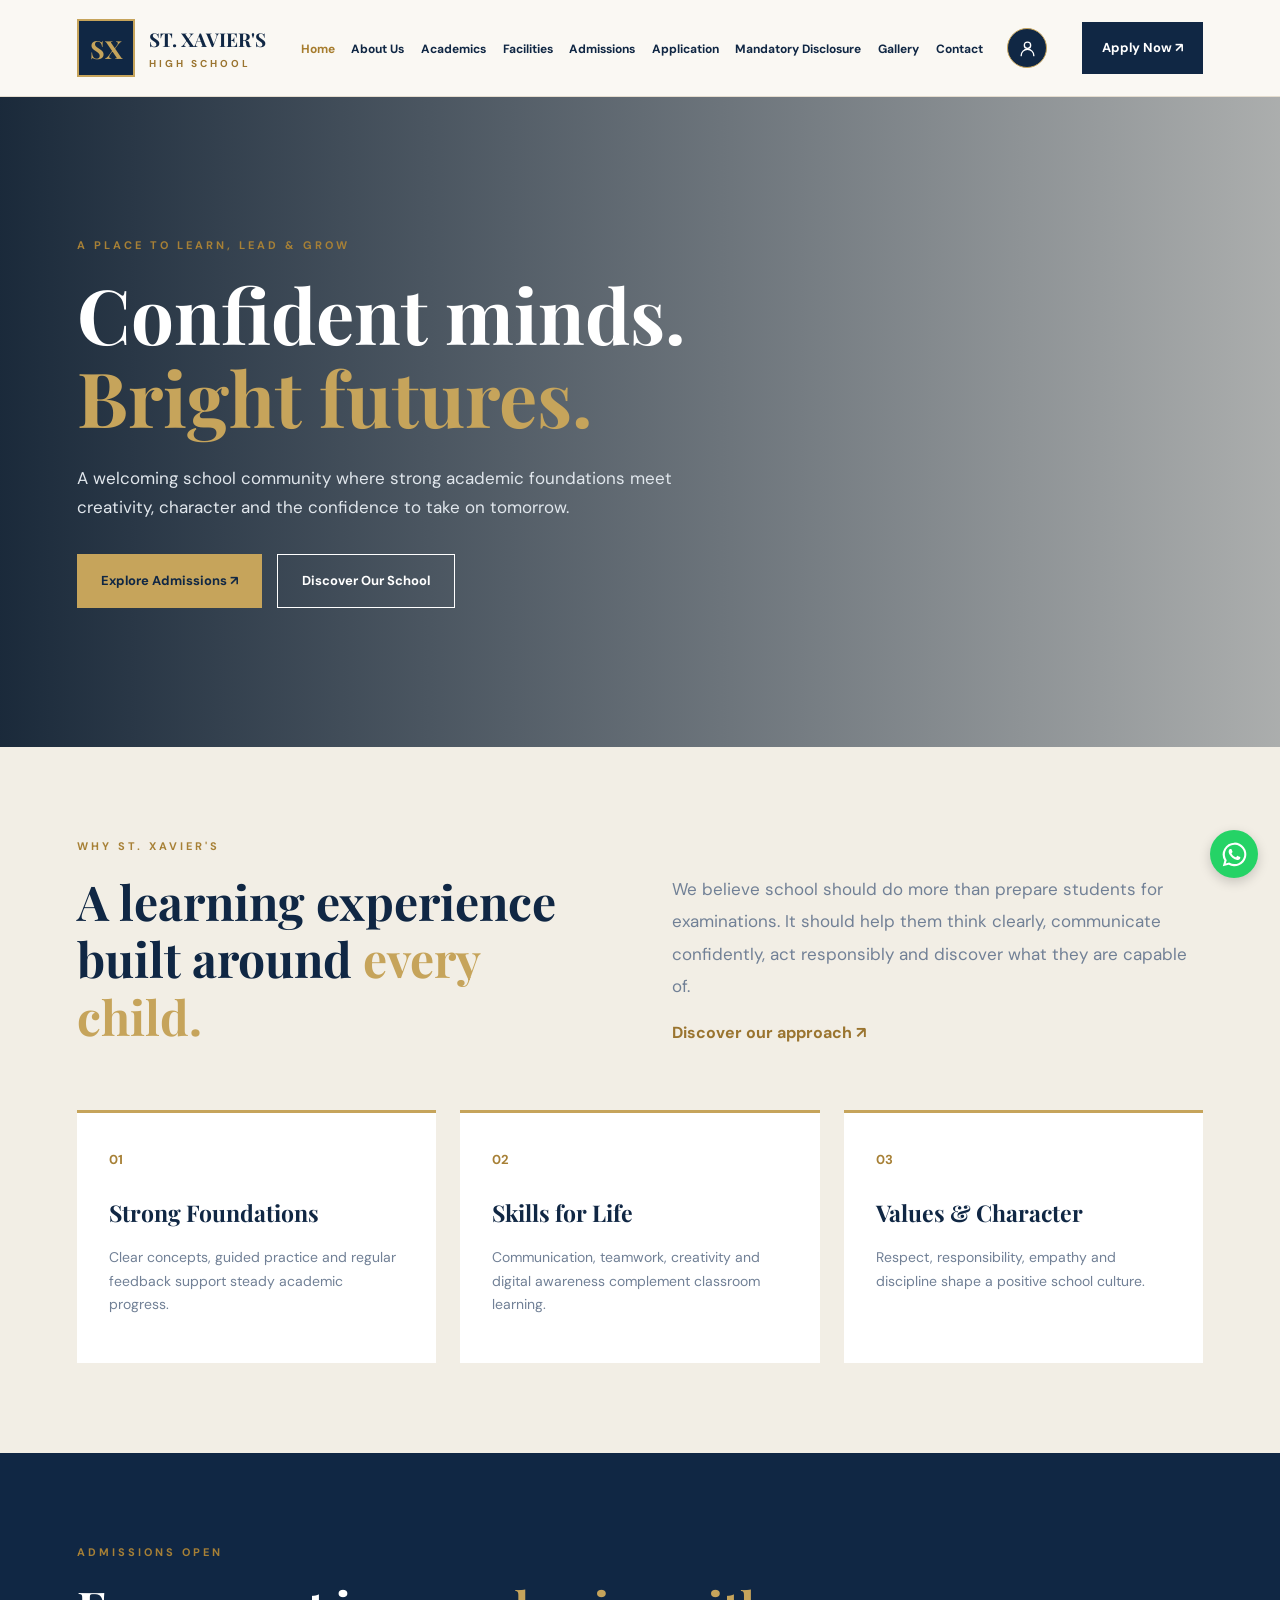
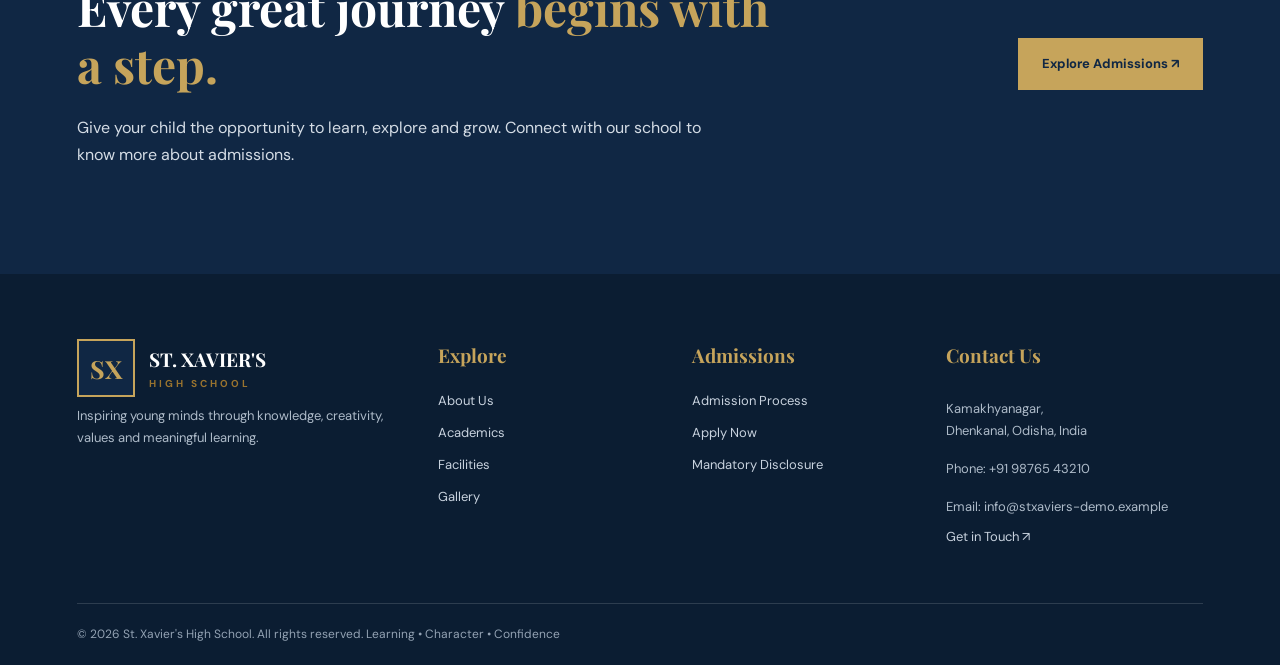
<file: St. Xavier's International High School/index.html>
<!DOCTYPE html>
<html lang="en">
<head>
    <meta charset="UTF-8">
    <meta name="viewport" content="width=device-width, initial-scale=1.0">

    <title>St. Xavier's High School | Home</title>

    <link rel="stylesheet" href="css/style.css">
    <script src="js/script.js" defer></script>
</head>

<body>

<!-- ================= HEADER ================= -->

<header class="site-header">

    <nav class="navbar container">

        <a class="brand" href="index.html">
            <span class="brand-emblem">SX</span>

            <span class="brand-text">
                <strong>ST. XAVIER'S</strong>
                <small>HIGH SCHOOL</small>
            </span>
        </a>

        <button
            class="menu-toggle"
            id="menuToggle"
            aria-label="Open navigation"
            aria-expanded="false"
            aria-controls="navLinks">
            ☰
        </button>

        <ul class="nav-links" id="navLinks">

            <li>
                <a href="index.html"
                   class="current-page"
                   aria-current="page">Home</a>
            </li>

            <li><a href="about.html">About Us</a></li>

            <li><a href="academics.html">Academics</a></li>

            <li><a href="facilities.html">Facilities</a></li>

            <li><a href="admissions.html">Admissions</a></li>

            <li><a href="application.html">Application</a></li>

            <li><a href="mandatory-disclosure.html">Mandatory Disclosure</a></li>

            <li><a href="gallery.html">Gallery</a></li>

            <li><a href="contact.html">Contact</a></li>
            <li class="login-icon-item">
                <button type="button"
                        class="login-icon-btn"
                        id="openAuth"
                        aria-label="Login or Sign Up"
                        title="Login / Sign Up">
                    <svg viewBox="0 0 24 24" aria-hidden="true">
                        <path d="M20 21a8 8 0 0 0-16 0"></path>
                        <circle cx="12" cy="8" r="4"></circle>
                    </svg>
                </button>
            </li>

        </ul>

        <a class="nav-apply" href="application.html">
            Apply Now ↗
        </a>

    </nav>

</header>


<!-- ================= MAIN CONTENT ================= -->

<main>

    <section class="home-hero">

        <div class="container home-hero-content">

            <span class="eyebrow">
                A PLACE TO LEARN, LEAD & GROW
            </span>

            <h1>
                Confident minds.<br>
                <em>Bright futures.</em>
            </h1>

            <p>
                A welcoming school community where strong academic
                foundations meet creativity, character and the
                confidence to take on tomorrow.
            </p>

            <div class="hero-actions">

                <a href="admissions.html" class="btn btn-gold">
                    Explore Admissions ↗
                </a>

                <a href="about.html" class="btn btn-outline-light">
                    Discover Our School
                </a>

            </div>

        </div>

    </section>


    <!-- WHY ST. XAVIER'S SECTION -->

    <section class="section section-ivory">

        <div class="container split-intro">

            <div>

                <span class="eyebrow">
                    WHY ST. XAVIER'S
                </span>

                <h2>
                    A learning experience built around
                    <em>every child.</em>
                </h2>

            </div>

            <div>

                <p class="lead">
                    We believe school should do more than prepare
                    students for examinations. It should help them
                    think clearly, communicate confidently, act
                    responsibly and discover what they are capable of.
                </p>

                <a href="about.html" class="text-link">
                    Discover our approach ↗
                </a>

            </div>

        </div>


        <!-- THREE FEATURE CARDS -->

        <div class="container feature-grid">

            <article class="feature-card">

                <span>01</span>

                <h3>Strong Foundations</h3>

                <p>
                    Clear concepts, guided practice and regular
                    feedback support steady academic progress.
                </p>

            </article>


            <article class="feature-card">

                <span>02</span>

                <h3>Skills for Life</h3>

                <p>
                    Communication, teamwork, creativity and
                    digital awareness complement classroom learning.
                </p>

            </article>


            <article class="feature-card">

                <span>03</span>

                <h3>Values & Character</h3>

                <p>
                    Respect, responsibility, empathy and discipline
                    shape a positive school culture.
                </p>

            </article>

        </div>

    </section>


    <!-- SHORT ADMISSIONS SECTION -->

    <section class="section section-dark">

        <div class="container final-cta">

            <div>

                <span class="eyebrow">
                    ADMISSIONS OPEN
                </span>

                <h2>
                    Every great journey
                    <em>begins with a step.</em>
                </h2>

                <p>
                    Give your child the opportunity to learn,
                    explore and grow. Connect with our school
                    to know more about admissions.
                </p>

            </div>

            <a href="admissions.html" class="btn btn-gold">
                Explore Admissions ↗
            </a>

        </div>

    </section>

</main>


<!-- ================= FOOTER ================= -->

<footer class="site-footer">

    <div class="container footer-grid">


        <!-- SCHOOL INFORMATION -->

        <div class="footer-brand">

            <a class="brand brand-footer" href="index.html">

                <span class="brand-emblem">SX</span>

                <span class="brand-text">
                    <strong>ST. XAVIER'S</strong>
                    <small>HIGH SCHOOL</small>
                </span>

            </a>

            <p>
                Inspiring young minds through knowledge,
                creativity, values and meaningful learning.
            </p>

        </div>


        <!-- QUICK LINKS -->

        <div>

            <h3>Explore</h3>

            <a href="about.html">About Us</a>

            <a href="academics.html">Academics</a>

            <a href="facilities.html">Facilities</a>

            <a href="gallery.html">Gallery</a>

        </div>


        <!-- ADMISSIONS -->

        <div>

            <h3>Admissions</h3>

            <a href="admissions.html">Admission Process</a>

            <a href="application.html">Apply Now</a>

            <a href="mandatory-disclosure.html">
                Mandatory Disclosure
            </a>

        </div>


        <!-- CONTACT -->

        <div>

            <h3>Contact Us</h3>

            <p>
                Kamakhyanagar,<br>
                Dhenkanal, Odisha, India
            </p>

            <p>Phone: +91 98765 43210</p>

            <p>Email: info@stxaviers-demo.example</p>

            <a href="contact.html">
                Get in Touch ↗
            </a>

        </div>

    </div>


    <!-- COPYRIGHT -->

    <div class="container footer-bottom">

        <span>
            © <span id="currentYear"></span>
            St. Xavier's High School. All rights reserved.
        </span>

        <span>
            Learning • Character • Confidence
        </span>

    </div>

</footer>
<!-- LOGIN / SIGN UP POPUP -->
<div class="auth-overlay" id="authOverlay">

    <div class="auth-modal">

        <button type="button" class="auth-close" id="closeAuth">
            &times;
        </button>

        <div class="auth-heading">

            <span class="brand-emblem">SX</span>

            <span class="eyebrow">
                ST. XAVIER'S HIGH SCHOOL
            </span>

            <h2 id="authTitle">Welcome Back</h2>

            <p id="authSubtitle">
                Login to continue to your account.
            </p>

        </div>

        <div class="auth-tabs">

            <button type="button" class="auth-tab active" id="loginTab">
                Login
            </button>

            <button type="button" class="auth-tab" id="signupTab">
                Sign Up
            </button>

        </div>

        <form id="authForm">

            <div class="auth-field" id="nameField" hidden>
                <label for="authName">Full Name</label>
                <input type="text" id="authName"
                       placeholder="Enter your full name">
            </div>

            <div class="auth-field">
                <label for="authEmail">Email Address</label>
                <input type="email" id="authEmail"
                       placeholder="Enter your email" required>
            </div>

            <div class="auth-field">
                <label for="authPassword">Password</label>
                <input type="password" id="authPassword"
                       placeholder="Enter your password"
                       minlength="6" required>
            </div>

            <div class="auth-field" id="confirmField" hidden>
                <label for="authConfirm">Confirm Password</label>
                <input type="password" id="authConfirm"
                       placeholder="Confirm your password">
            </div>

            <button type="submit" class="auth-submit" id="authSubmit">
                Login
            </button>

            <p class="auth-message" id="authMessage"
               role="status" aria-live="polite"></p>

        </form>

        <p class="auth-terms">
            By continuing, you agree to the school's terms and privacy policy.
        </p>

    </div>

</div>


<!-- FLOATING WHATSAPP BUTTON -->
<a class="whatsapp-float"
   href="https://wa.me/919876543210?text=Hello%2C%20I%20would%20like%20to%20know%20more%20about%20St.%20Xavier%27s%20High%20School."
   target="_blank"
   rel="noopener"
   aria-label="Contact us on WhatsApp"
   title="Chat with us on WhatsApp">

    <svg viewBox="0 0 32 32" aria-hidden="true">
        <path fill="currentColor"
        d="M16 .8A15.1 15.1 0 0 0 3.1 23.7L1 31l7.5-2A15.1 15.1 0 1 0 16 .8Zm0 27.5a12.3 12.3 0 0 1-6.3-1.7l-.5-.3-4.4 1.2 1.2-4.3-.3-.5A12.4 12.4 0 1 1 16 28.3Zm6.8-9.3c-.4-.2-2.2-1.1-2.6-1.2-.3-.1-.6-.2-.8.2-.3.4-1 1.2-1.2 1.4-.2.2-.4.3-.8.1-.4-.2-1.6-.6-3-1.9-1.1-1-1.9-2.2-2.1-2.6-.2-.4 0-.6.2-.8l.6-.7c.2-.2.2-.4.3-.6.1-.2 0-.5 0-.7-.1-.2-.8-2-1.1-2.7-.3-.7-.6-.6-.8-.6h-.7c-.2 0-.7.1-1 .5-.4.4-1.3 1.3-1.3 3.1s1.3 3.6 1.5 3.9c.2.3 2.6 4 6.3 5.6.9.4 1.6.6 2.1.8.9.3 1.7.3 2.3.2.7-.1 2.2-.9 2.5-1.8.3-.9.3-1.6.2-1.8-.1-.2-.3-.3-.7-.5Z"/>
    </svg>

</a>
</body>
</html>
</file>
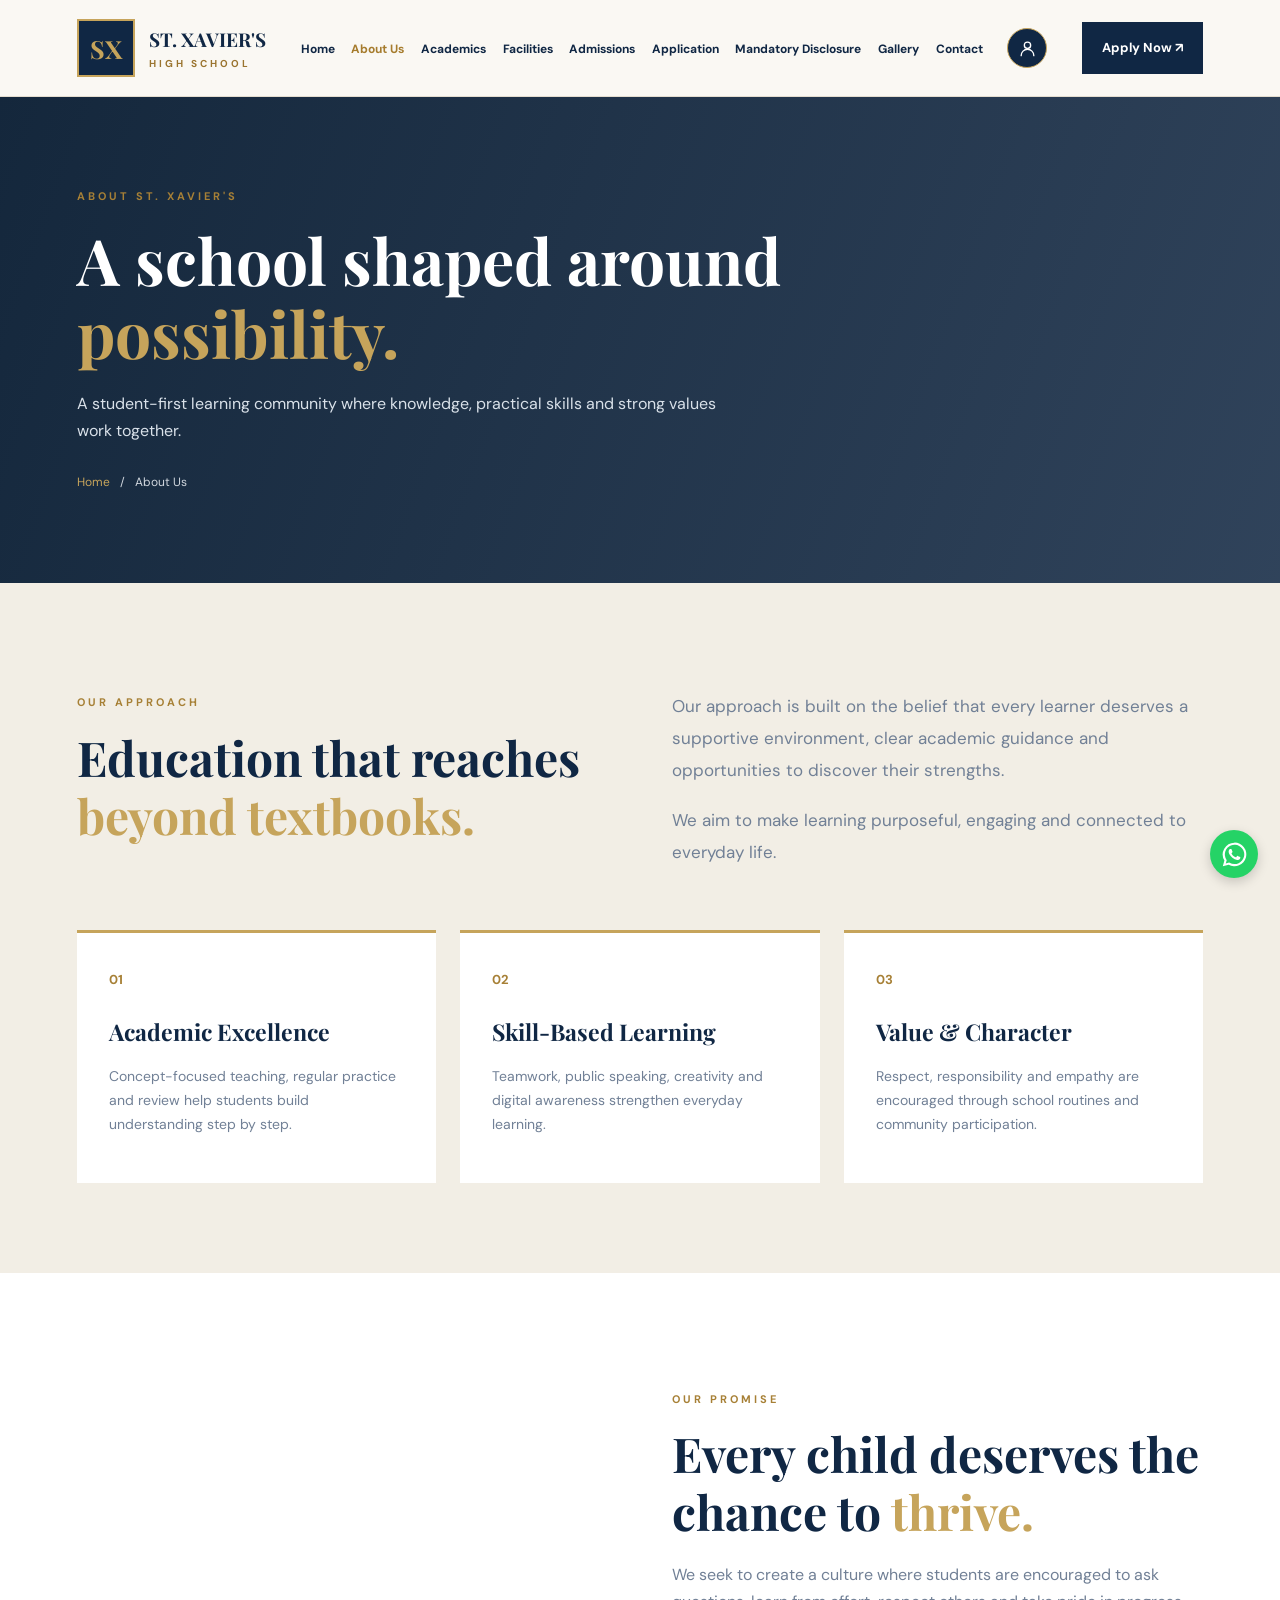
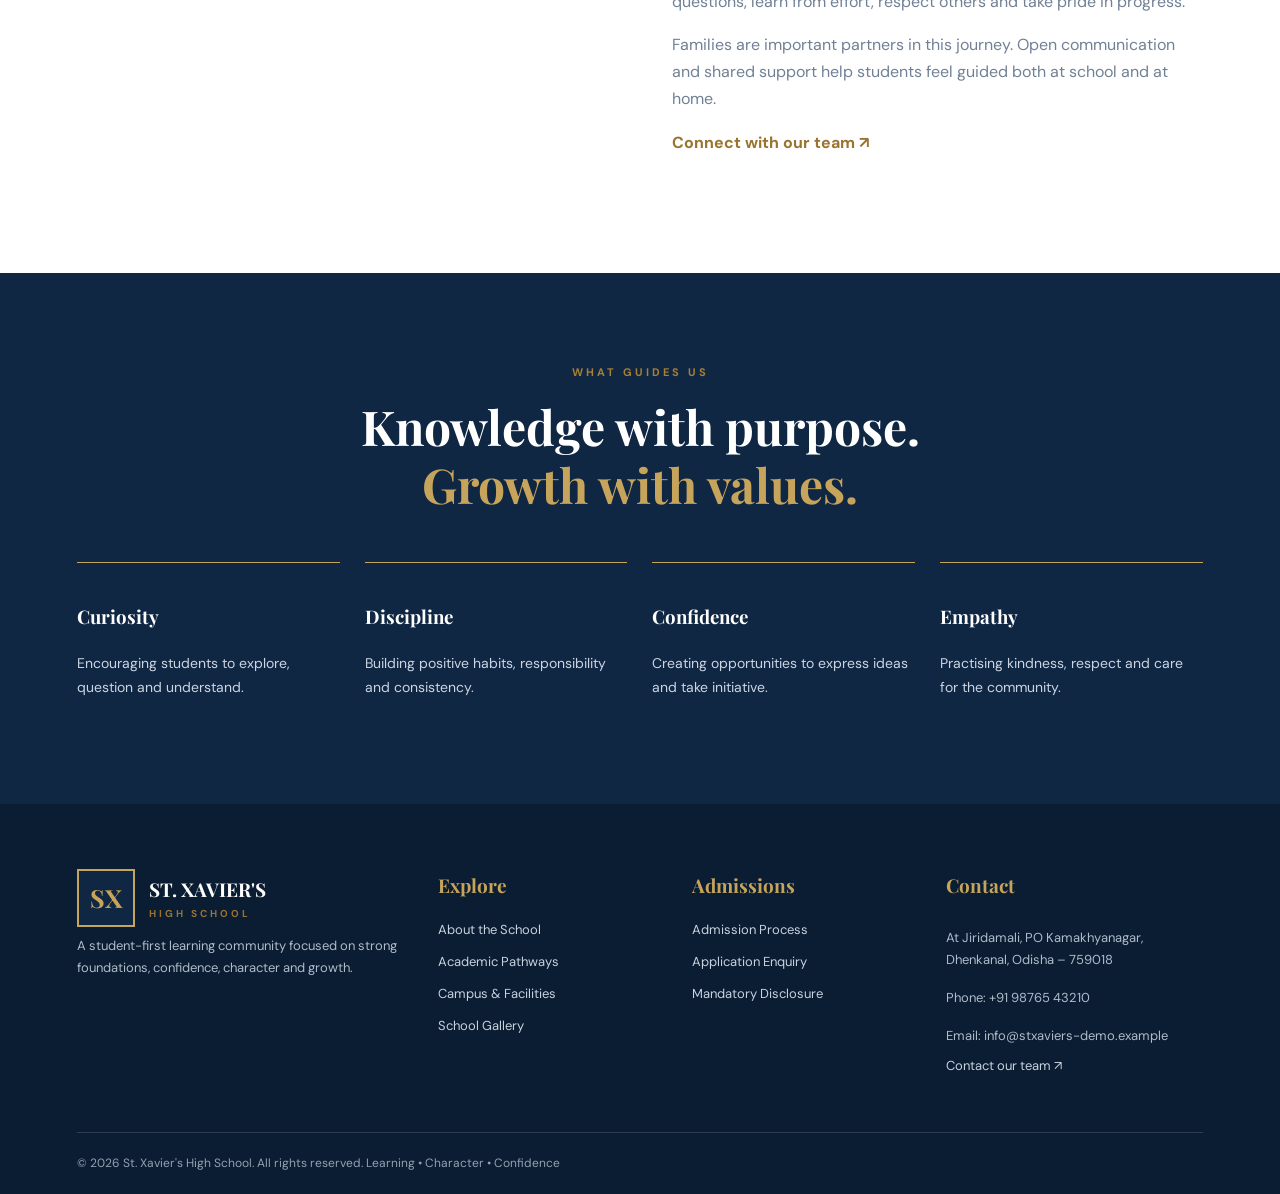
<file: St. Xavier's International High School/about.html>
<!DOCTYPE html>
<html lang="en">
<head>
  <meta charset="UTF-8">
  <meta name="viewport" content="width=device-width, initial-scale=1.0">
  <title>About Us | St. Xavier's High School</title>
  <link rel="stylesheet" href="css/style.css">
  <script src="js/script.js" defer></script>
</head>
<body>
  <header class="site-header">
    <nav class="navbar container">
      <a class="brand" href="index.html">
        <span class="brand-emblem">SX</span>
        <span class="brand-text"><strong>ST. XAVIER'S</strong><small>HIGH SCHOOL</small></span>
      </a>
      <button class="menu-toggle" id="menuToggle" aria-label="Open navigation" aria-expanded="false" aria-controls="navLinks">☰</button>
      <ul class="nav-links" id="navLinks">
        <li><a href="index.html">Home</a></li>
        <li><a href="about.html" class="current-page" aria-current="page">About Us</a></li>
        <li><a href="academics.html">Academics</a></li>
        <li><a href="facilities.html">Facilities</a></li>
        <li><a href="admissions.html">Admissions</a></li>
        <li><a href="application.html">Application</a></li>
        <li><a href="mandatory-disclosure.html">Mandatory Disclosure</a></li>
        <li><a href="gallery.html">Gallery</a></li>
        <li><a href="contact.html">Contact</a></li>
        <li class="login-icon-item">
            <button type="button"
                    class="login-icon-btn"
                    id="openAuth"
                    aria-label="Login or Sign Up"
                    title="Login / Sign Up">
                <svg viewBox="0 0 24 24" aria-hidden="true">
                    <path d="M20 21a8 8 0 0 0-16 0"></path>
                    <circle cx="12" cy="8" r="4"></circle>
                </svg>
            </button>
        </li>
      </ul>
      <a class="nav-apply" href="application.html">Apply Now ↗</a>
    </nav>
  </header>

  <main>
    <section class="inner-hero">
      <div class="container inner-hero-content">
        <span class="eyebrow">ABOUT ST. XAVIER'S</span>
        <h1>A school shaped around <em>possibility.</em></h1>
        <p>A student-first learning community where knowledge, practical skills and strong values work together.</p>
        <div class="breadcrumb"><a href="index.html">Home</a><span>/</span>About Us</div>
      </div>
    </section>

    <section class="section section-ivory">
      <div class="container split-intro">
        <div>
          <span class="eyebrow">OUR APPROACH</span>
          <h2>Education that reaches <em>beyond textbooks.</em></h2>
        </div>
        <div>
          <p class="lead">Our approach is built on the belief that every learner deserves a supportive environment, clear academic guidance and opportunities to discover their strengths.</p>
          <p class="lead">We aim to make learning purposeful, engaging and connected to everyday life.</p>
        </div>
      </div>

      <div class="container about-pillars">
        <article>
          <span>01</span>
          <h3>Academic Excellence</h3>
          <p>Concept-focused teaching, regular practice and review help students build understanding step by step.</p>
        </article>
        <article>
          <span>02</span>
          <h3>Skill-Based Learning</h3>
          <p>Teamwork, public speaking, creativity and digital awareness strengthen everyday learning.</p>
        </article>
        <article>
          <span>03</span>
          <h3>Value & Character</h3>
          <p>Respect, responsibility and empathy are encouraged through school routines and community participation.</p>
        </article>
      </div>
    </section>

    <section class="section section-white">
      <div class="container two-col-story">
        <div class="story-image"></div>
        <div>
          <span class="eyebrow">OUR PROMISE</span>
          <h2>Every child deserves the chance to <em>thrive.</em></h2>
          <p>We seek to create a culture where students are encouraged to ask questions, learn from effort, respect others and take pride in progress.</p>
          <p>Families are important partners in this journey. Open communication and shared support help students feel guided both at school and at home.</p>
          <a class="text-link" href="contact.html">Connect with our team ↗</a>
        </div>
      </div>
    </section>

    <section class="section section-dark">
      <div class="container section-heading">
        <span class="eyebrow">WHAT GUIDES US</span>
        <h2>Knowledge with purpose.<br><em>Growth with values.</em></h2>
      </div>
      <div class="container values-grid">
        <div><h3>Curiosity</h3><p>Encouraging students to explore, question and understand.</p></div>
        <div><h3>Discipline</h3><p>Building positive habits, responsibility and consistency.</p></div>
        <div><h3>Confidence</h3><p>Creating opportunities to express ideas and take initiative.</p></div>
        <div><h3>Empathy</h3><p>Practising kindness, respect and care for the community.</p></div>
      </div>
    </section>
  </main>

  <footer class="site-footer">
    <div class="container footer-grid">
      <div class="footer-brand">
        <a class="brand brand-footer" href="index.html">
          <span class="brand-emblem">SX</span>
          <span class="brand-text"><strong>ST. XAVIER'S</strong><small>HIGH SCHOOL</small></span>
        </a>
        <p>A student-first learning community focused on strong foundations, confidence, character and growth.</p>
      </div>
      <div>
        <h3>Explore</h3>
        <a href="about.html">About the School</a>
        <a href="academics.html">Academic Pathways</a>
        <a href="facilities.html">Campus & Facilities</a>
        <a href="gallery.html">School Gallery</a>
      </div>
      <div>
        <h3>Admissions</h3>
        <a href="admissions.html">Admission Process</a>
        <a href="application.html">Application Enquiry</a>
        <a href="mandatory-disclosure.html">Mandatory Disclosure</a>
      </div>
      
      
    <div>
    <h3>Contact</h3>
    <p>At Jiridamali, PO Kamakhyanagar, Dhenkanal, Odisha – 759018</p>
    <p>Phone: +91 98765 43210</p>
    <p>Email: info@stxaviers-demo.example</p>
    <a href="contact.html">Contact our team ↗</a>
    </div>

    </div>
    <div class="container footer-bottom">
      <span>© <span id="currentYear"></span> St. Xavier's High School. All rights reserved.</span>
      <span>Learning • Character • Confidence</span>
    </div>
  </footer>
  <!-- LOGIN / SIGN UP POPUP -->
<div class="auth-overlay" id="authOverlay">

    <div class="auth-modal">

        <button type="button" class="auth-close" id="closeAuth">
            &times;
        </button>

        <div class="auth-heading">

            <span class="brand-emblem">SX</span>

            <span class="eyebrow">
                ST. XAVIER'S HIGH SCHOOL
            </span>

            <h2 id="authTitle">Welcome Back</h2>

            <p id="authSubtitle">
                Login to continue to your account.
            </p>

        </div>

        <div class="auth-tabs">

            <button type="button" class="auth-tab active" id="loginTab">
                Login
            </button>

            <button type="button" class="auth-tab" id="signupTab">
                Sign Up
            </button>

        </div>

        <form id="authForm">

            <div class="auth-field" id="nameField" hidden>
                <label for="authName">Full Name</label>
                <input type="text" id="authName"
                       placeholder="Enter your full name">
            </div>

            <div class="auth-field">
                <label for="authEmail">Email Address</label>
                <input type="email" id="authEmail"
                       placeholder="Enter your email" required>
            </div>

            <div class="auth-field">
                <label for="authPassword">Password</label>
                <input type="password" id="authPassword"
                       placeholder="Enter your password"
                       minlength="6" required>
            </div>

            <div class="auth-field" id="confirmField" hidden>
                <label for="authConfirm">Confirm Password</label>
                <input type="password" id="authConfirm"
                       placeholder="Confirm your password">
            </div>

            <button type="submit" class="auth-submit" id="authSubmit">
                Login
            </button>

            <p class="auth-message" id="authMessage"
               role="status" aria-live="polite"></p>

        </form>

        <p class="auth-terms">
            By continuing, you agree to the school's terms and privacy policy.
        </p>

    </div>

</div>


<!-- FLOATING WHATSAPP BUTTON -->
<a class="whatsapp-float"
   href="https://wa.me/919876543210?text=Hello%2C%20I%20would%20like%20to%20know%20more%20about%20St.%20Xavier%27s%20High%20School."
   target="_blank"
   rel="noopener"
   aria-label="Contact us on WhatsApp"
   title="Chat with us on WhatsApp">

    <svg viewBox="0 0 32 32" aria-hidden="true">
        <path fill="currentColor"
        d="M16 .8A15.1 15.1 0 0 0 3.1 23.7L1 31l7.5-2A15.1 15.1 0 1 0 16 .8Zm0 27.5a12.3 12.3 0 0 1-6.3-1.7l-.5-.3-4.4 1.2 1.2-4.3-.3-.5A12.4 12.4 0 1 1 16 28.3Zm6.8-9.3c-.4-.2-2.2-1.1-2.6-1.2-.3-.1-.6-.2-.8.2-.3.4-1 1.2-1.2 1.4-.2.2-.4.3-.8.1-.4-.2-1.6-.6-3-1.9-1.1-1-1.9-2.2-2.1-2.6-.2-.4 0-.6.2-.8l.6-.7c.2-.2.2-.4.3-.6.1-.2 0-.5 0-.7-.1-.2-.8-2-1.1-2.7-.3-.7-.6-.6-.8-.6h-.7c-.2 0-.7.1-1 .5-.4.4-1.3 1.3-1.3 3.1s1.3 3.6 1.5 3.9c.2.3 2.6 4 6.3 5.6.9.4 1.6.6 2.1.8.9.3 1.7.3 2.3.2.7-.1 2.2-.9 2.5-1.8.3-.9.3-1.6.2-1.8-.1-.2-.3-.3-.7-.5Z"/>
    </svg>

</a>
</body>
</html>
</file>
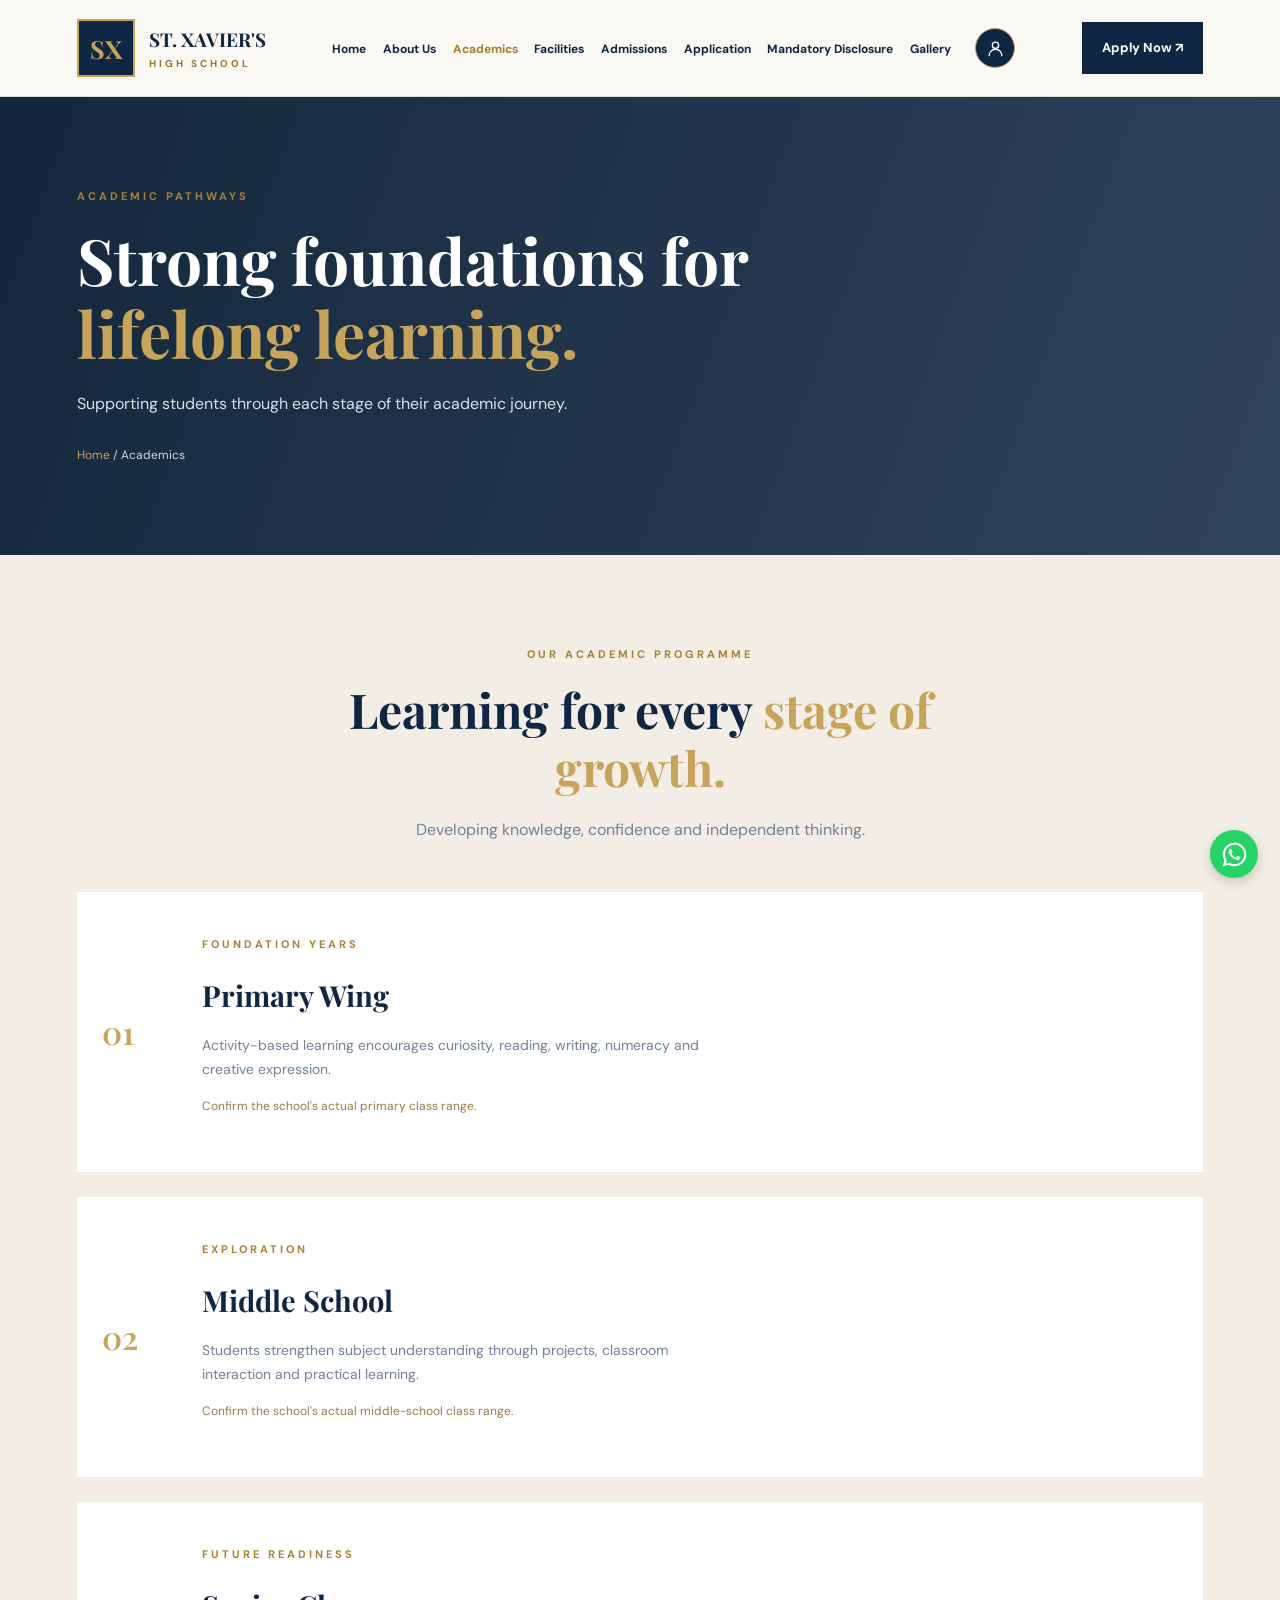
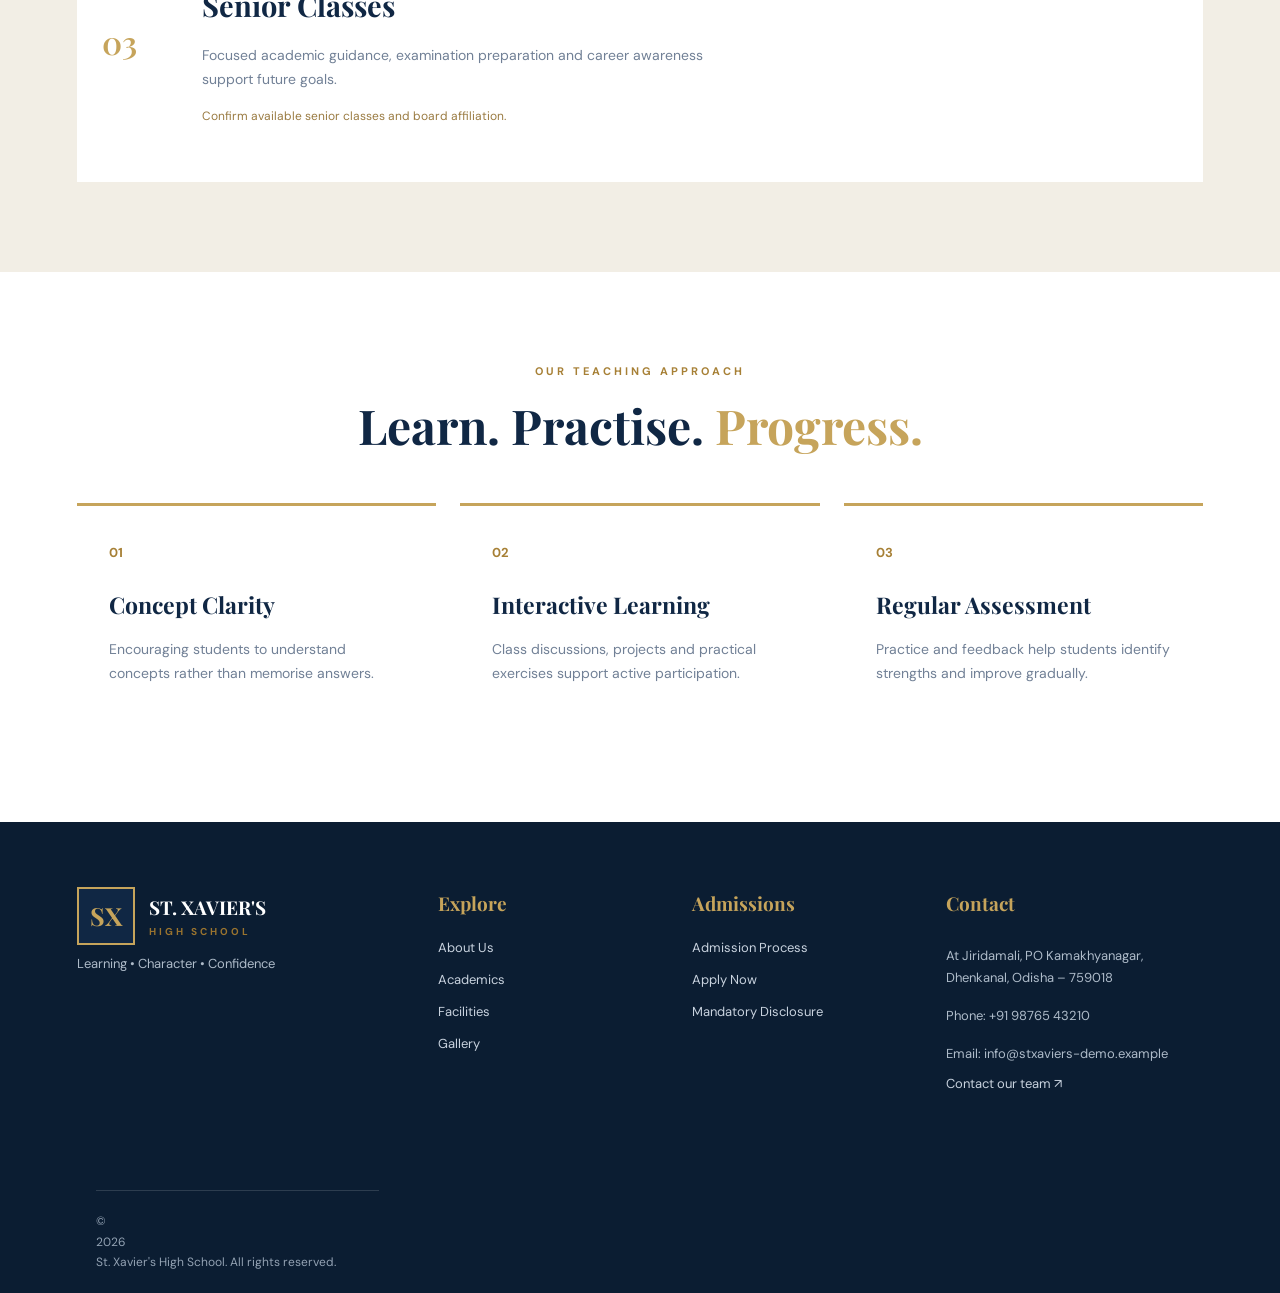
<file: St. Xavier's International High School/academics.html>
<!DOCTYPE html>
<html lang="en">
<head>
<meta charset="UTF-8">
<meta name="viewport" content="width=device-width, initial-scale=1.0">
<title>Academics | St. Xavier's High School</title>
<link rel="stylesheet" href="css/style.css">
<script src="js/script.js" defer></script>
</head>
<body>
<header class="site-header">
<nav class="navbar container">
<a class="brand" href="index.html"><span class="brand-emblem">SX</span><span class="brand-text"><strong>ST. XAVIER'S</strong><small>HIGH SCHOOL</small></span></a>
<button class="menu-toggle" id="menuToggle" aria-label="Open navigation" aria-expanded="false" aria-controls="navLinks">☰</button>
<ul class="nav-links" id="navLinks">
<li><a href="index.html">Home</a></li>
<li><a href="about.html">About Us</a></li>
<li><a href="academics.html" class="current-page" aria-current="page">Academics</a></li>
<li><a href="facilities.html">Facilities</a></li>
<li><a href="admissions.html">Admissions</a></li>
<li><a href="application.html">Application</a></li>
<li><a href="mandatory-disclosure.html">Mandatory Disclosure</a></li>
<li><a href="gallery.html">Gallery</a></li>
<li class="login-icon-item">
    <button type="button"
            class="login-icon-btn"
            id="openAuth"
            aria-label="Login or Sign Up"
            title="Login / Sign Up">
        <svg viewBox="0 0 24 24" aria-hidden="true">
            <path d="M20 21a8 8 0 0 0-16 0"></path>
            <circle cx="12" cy="8" r="4"></circle>
        </svg>
    </button>
</li>
</ul>
<a class="nav-apply" href="application.html">Apply Now ↗</a>
</nav>
</header>
<main>
<section class="inner-hero">
<div class="container">
<span class="eyebrow">ACADEMIC PATHWAYS</span>
<h1>Strong foundations for <em>lifelong learning.</em></h1>
<p>Supporting students through each stage of their academic journey.</p>
<div class="breadcrumb"><a href="index.html">Home</a> / Academics</div>
</div>
</section>

<section class="section section-ivory">
<div class="container section-heading">
<span class="eyebrow">OUR ACADEMIC PROGRAMME</span>
<h2>Learning for every <em>stage of growth.</em></h2>
<p>Developing knowledge, confidence and independent thinking.</p>
</div>
<div class="container academic-list">
<article class="academic-row">
<div class="academic-number">01</div>
<div>
<span class="eyebrow">FOUNDATION YEARS</span>
<h3>Primary Wing</h3>
<p>Activity-based learning encourages curiosity, reading, writing, numeracy and creative expression.</p>
<p class="class-note">Confirm the school's actual primary class range.</p>
</div>
<div class="academic-image primary"></div>
</article>
<article class="academic-row">
<div class="academic-number">02</div>
<div>
<span class="eyebrow">EXPLORATION</span>
<h3>Middle School</h3>
<p>Students strengthen subject understanding through projects, classroom interaction and practical learning.</p>
<p class="class-note">Confirm the school's actual middle-school class range.</p>
</div>
<div class="academic-image middle"></div>
</article>
<article class="academic-row">
<div class="academic-number">03</div>
<div>
<span class="eyebrow">FUTURE READINESS</span>
<h3>Senior Classes</h3>
<p>Focused academic guidance, examination preparation and career awareness support future goals.</p>
<p class="class-note">Confirm available senior classes and board affiliation.</p>
</div>
<div class="academic-image senior"></div>
</article>
</div>
</section>

<section class="section section-white">
<div class="container section-heading">
<span class="eyebrow">OUR TEACHING APPROACH</span>
<h2>Learn. Practise. <em>Progress.</em></h2>
</div>
<div class="container feature-grid">
<article class="feature-card"><span>01</span><h3>Concept Clarity</h3><p>Encouraging students to understand concepts rather than memorise answers.</p></article>
<article class="feature-card"><span>02</span><h3>Interactive Learning</h3><p>Class discussions, projects and practical exercises support active participation.</p></article>
<article class="feature-card"><span>03</span><h3>Regular Assessment</h3><p>Practice and feedback help students identify strengths and improve gradually.</p></article>
</div>
</section>
</main>
<footer class="site-footer">
<div class="container footer-grid">
<div><a class="brand brand-footer" href="index.html"><span class="brand-emblem">SX</span><span class="brand-text"><strong>ST. XAVIER'S</strong><small>HIGH SCHOOL</small></span></a><p>Learning • Character • Confidence</p></div>
<div><h3>Explore</h3><a href="about.html">About Us</a><a href="academics.html">Academics</a><a href="facilities.html">Facilities</a><a href="gallery.html">Gallery</a></div>
<div><h3>Admissions</h3><a href="admissions.html">Admission Process</a><a href="application.html">Apply Now</a><a href="mandatory-disclosure.html">Mandatory Disclosure</a></div>

<div>
  <h3>Contact</h3>
  <p>At Jiridamali, PO Kamakhyanagar, Dhenkanal, Odisha – 759018</p>
  <p>Phone: +91 98765 43210</p>
  <p>Email: info@stxaviers-demo.example</p>
  <a href="contact.html">Contact our team ↗</a>
</div>

<div class="container footer-bottom">© <span id="currentYear"></span> St. Xavier's High School. All rights reserved.</div>
</footer>
<!-- LOGIN / SIGN UP POPUP -->
<div class="auth-overlay" id="authOverlay">

    <div class="auth-modal">

        <button type="button" class="auth-close" id="closeAuth">
            &times;
        </button>

        <div class="auth-heading">

            <span class="brand-emblem">SX</span>

            <span class="eyebrow">
                ST. XAVIER'S HIGH SCHOOL
            </span>

            <h2 id="authTitle">Welcome Back</h2>

            <p id="authSubtitle">
                Login to continue to your account.
            </p>

        </div>

        <div class="auth-tabs">

            <button type="button" class="auth-tab active" id="loginTab">
                Login
            </button>

            <button type="button" class="auth-tab" id="signupTab">
                Sign Up
            </button>

        </div>

        <form id="authForm">

            <div class="auth-field" id="nameField" hidden>
                <label for="authName">Full Name</label>
                <input type="text" id="authName"
                       placeholder="Enter your full name">
            </div>

            <div class="auth-field">
                <label for="authEmail">Email Address</label>
                <input type="email" id="authEmail"
                       placeholder="Enter your email" required>
            </div>

            <div class="auth-field">
                <label for="authPassword">Password</label>
                <input type="password" id="authPassword"
                       placeholder="Enter your password"
                       minlength="6" required>
            </div>

            <div class="auth-field" id="confirmField" hidden>
                <label for="authConfirm">Confirm Password</label>
                <input type="password" id="authConfirm"
                       placeholder="Confirm your password">
            </div>

            <button type="submit" class="auth-submit" id="authSubmit">
                Login
            </button>

            <p class="auth-message" id="authMessage"
               role="status" aria-live="polite"></p>

        </form>

        <p class="auth-terms">
            By continuing, you agree to the school's terms and privacy policy.
        </p>

    </div>

</div>


<!-- FLOATING WHATSAPP BUTTON -->
<a class="whatsapp-float"
   href="https://wa.me/919876543210?text=Hello%2C%20I%20would%20like%20to%20know%20more%20about%20St.%20Xavier%27s%20High%20School."
   target="_blank"
   rel="noopener"
   aria-label="Contact us on WhatsApp"
   title="Chat with us on WhatsApp">

    <svg viewBox="0 0 32 32" aria-hidden="true">
        <path fill="currentColor"
        d="M16 .8A15.1 15.1 0 0 0 3.1 23.7L1 31l7.5-2A15.1 15.1 0 1 0 16 .8Zm0 27.5a12.3 12.3 0 0 1-6.3-1.7l-.5-.3-4.4 1.2 1.2-4.3-.3-.5A12.4 12.4 0 1 1 16 28.3Zm6.8-9.3c-.4-.2-2.2-1.1-2.6-1.2-.3-.1-.6-.2-.8.2-.3.4-1 1.2-1.2 1.4-.2.2-.4.3-.8.1-.4-.2-1.6-.6-3-1.9-1.1-1-1.9-2.2-2.1-2.6-.2-.4 0-.6.2-.8l.6-.7c.2-.2.2-.4.3-.6.1-.2 0-.5 0-.7-.1-.2-.8-2-1.1-2.7-.3-.7-.6-.6-.8-.6h-.7c-.2 0-.7.1-1 .5-.4.4-1.3 1.3-1.3 3.1s1.3 3.6 1.5 3.9c.2.3 2.6 4 6.3 5.6.9.4 1.6.6 2.1.8.9.3 1.7.3 2.3.2.7-.1 2.2-.9 2.5-1.8.3-.9.3-1.6.2-1.8-.1-.2-.3-.3-.7-.5Z"/>
    </svg>

</a>
</body>
</html>
</file>
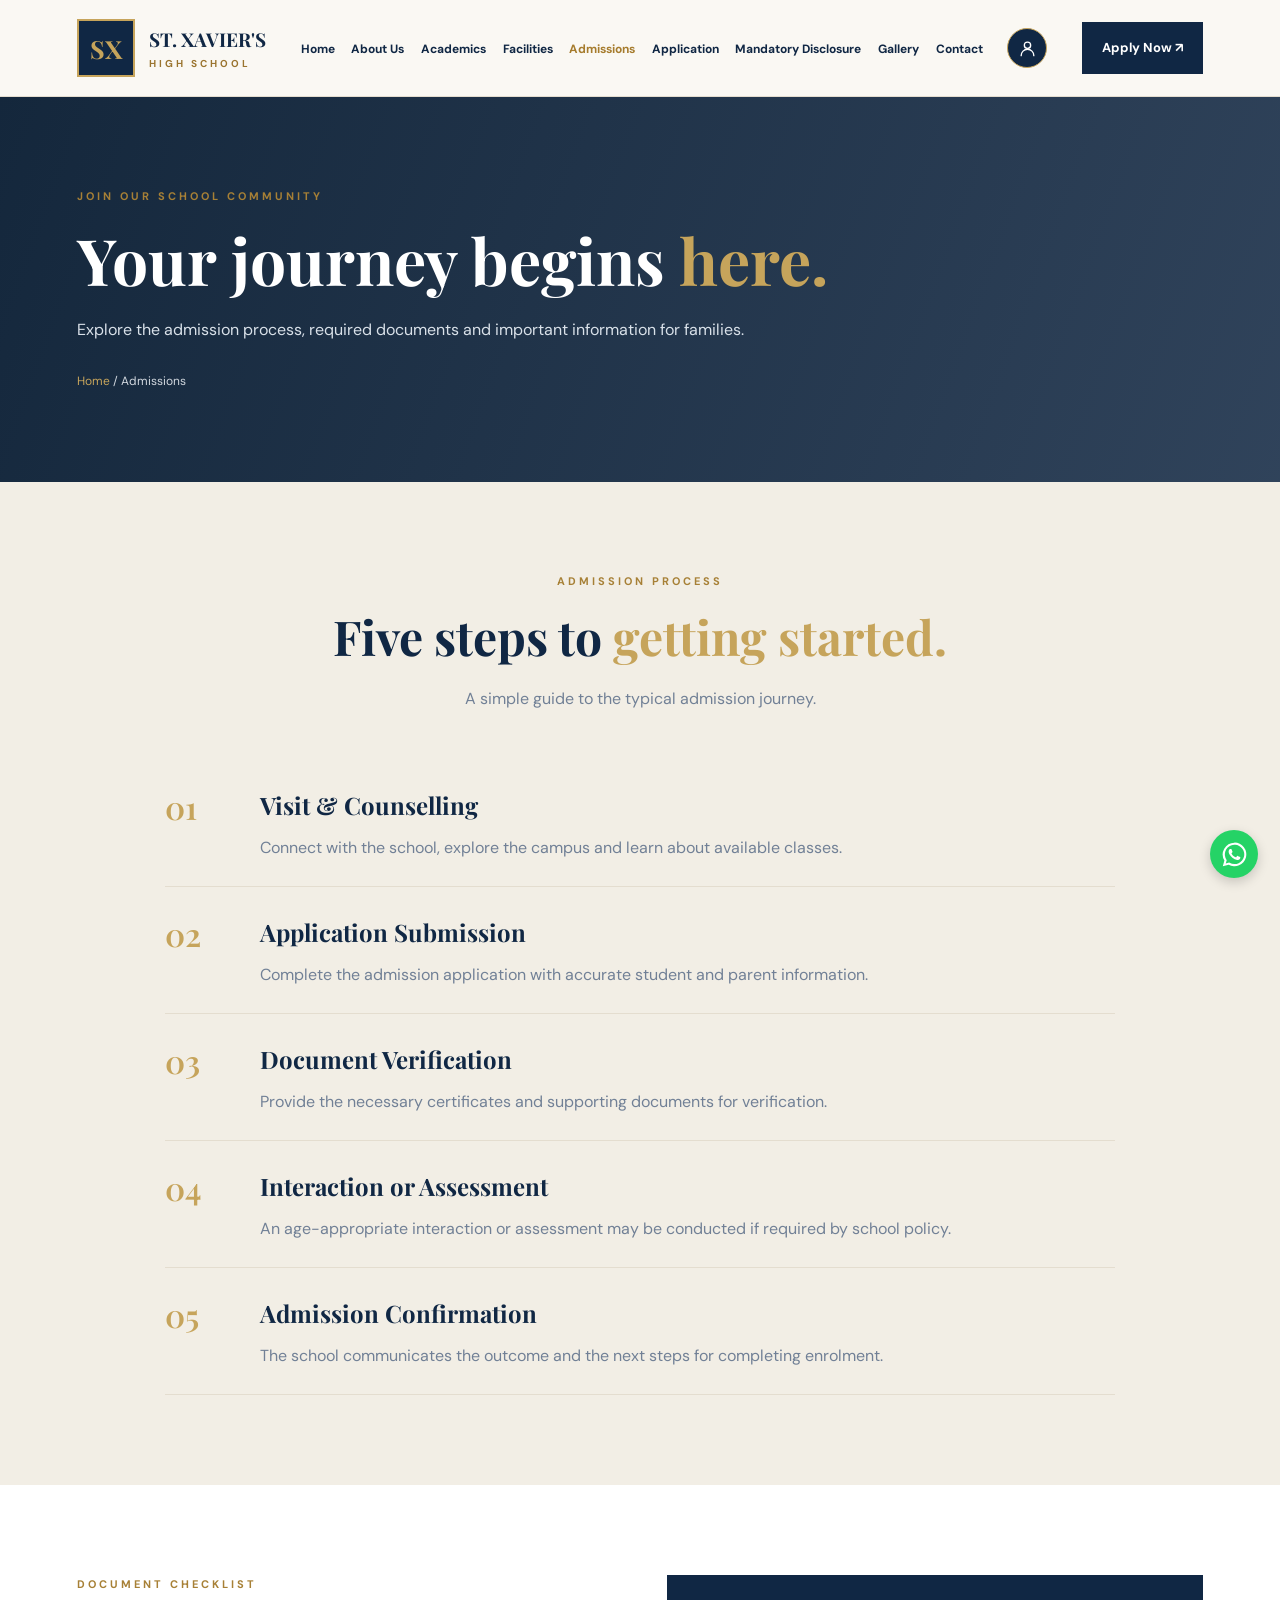
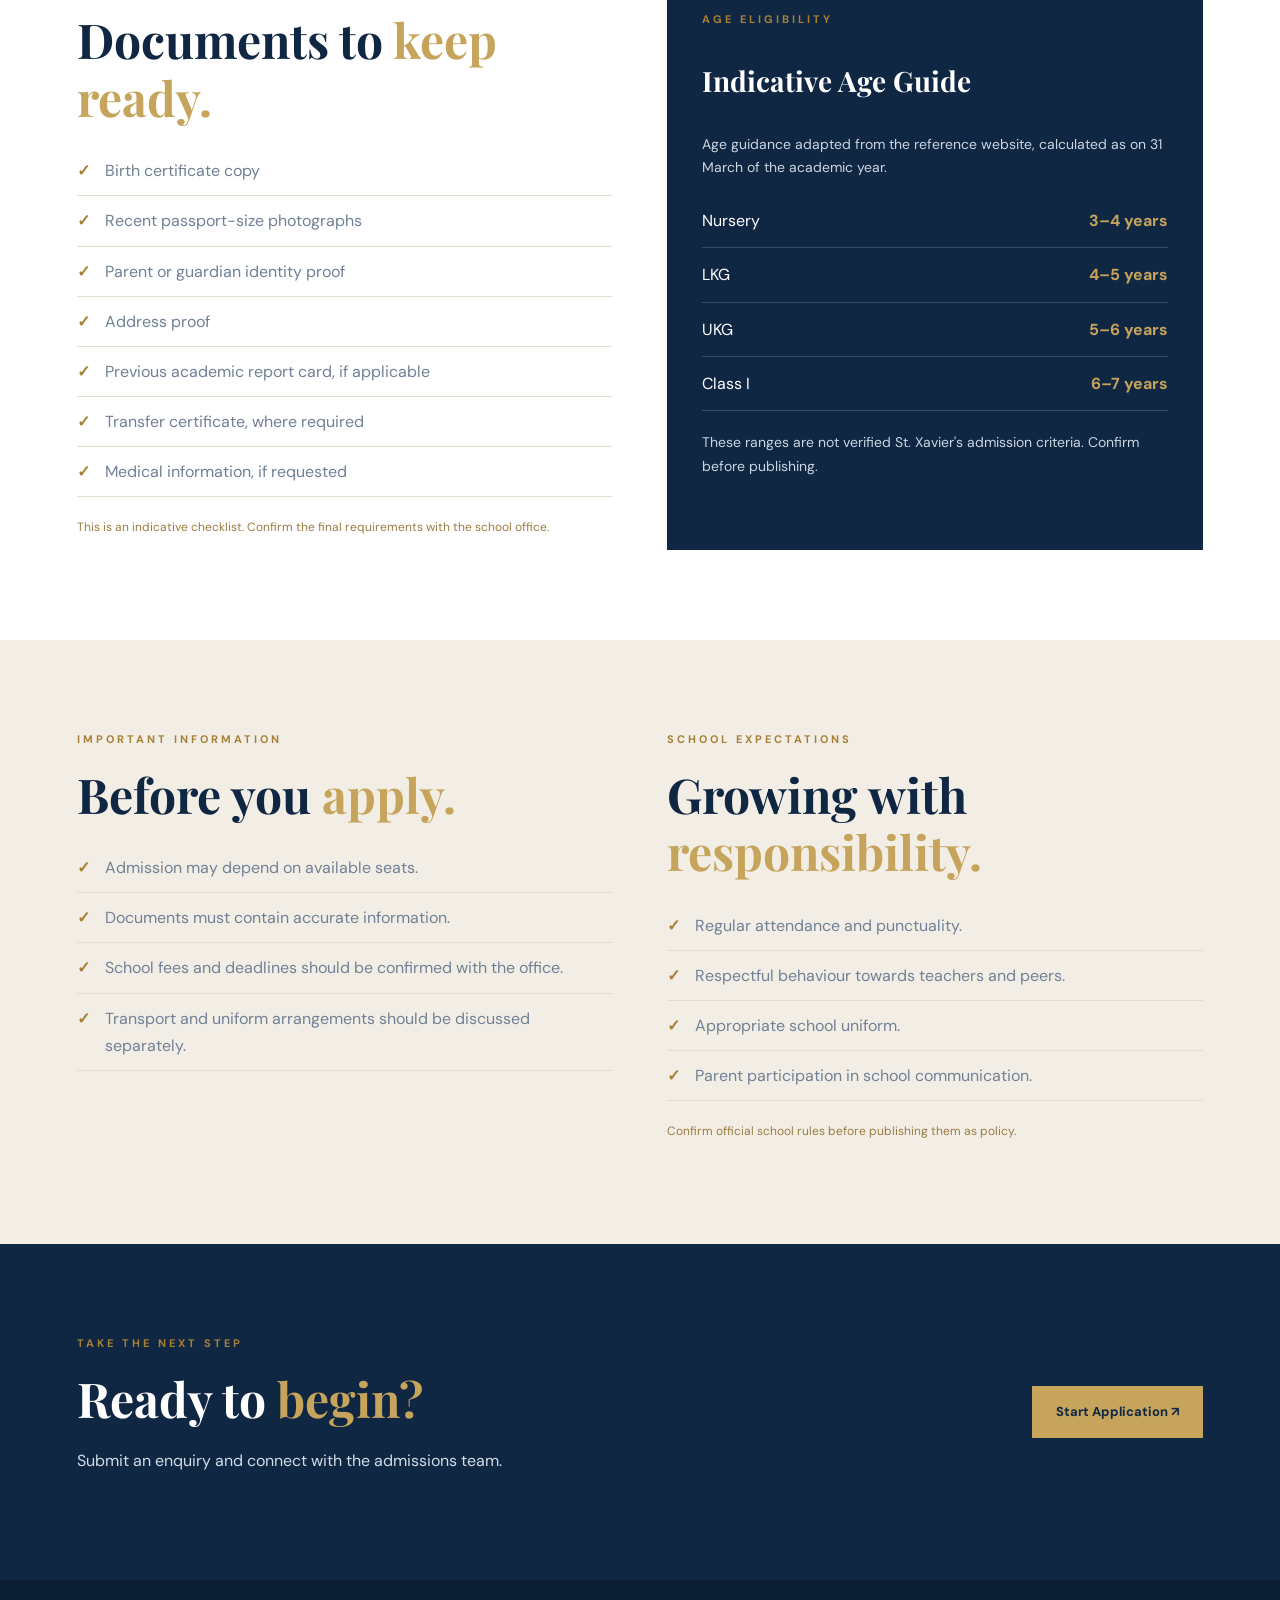
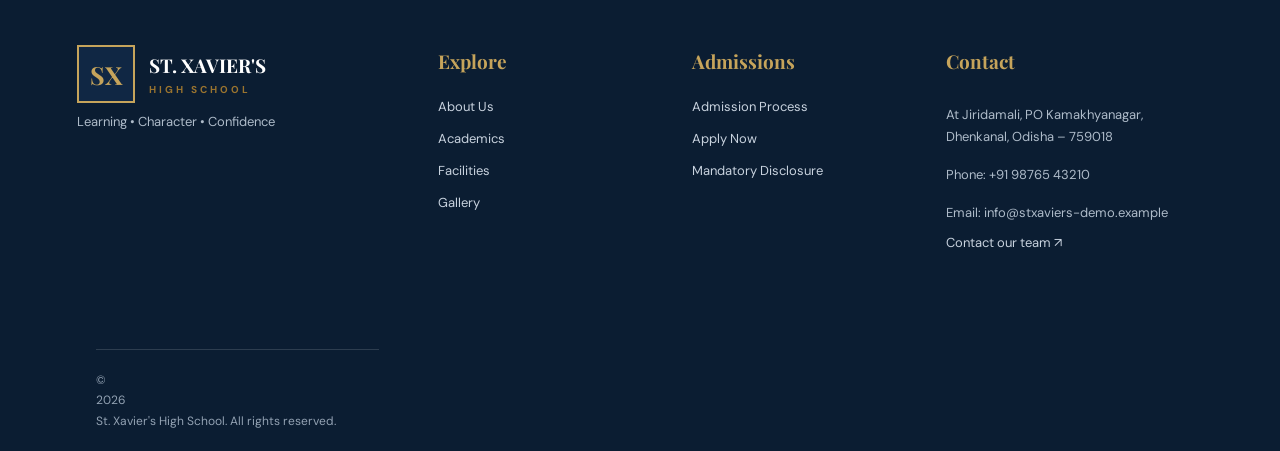
<file: St. Xavier's International High School/admissions.html>
<!DOCTYPE html>
<html lang="en">
<head>
<meta charset="UTF-8">
<meta name="viewport" content="width=device-width, initial-scale=1.0">
<title>Admissions | St. Xavier's High School</title>
<link rel="stylesheet" href="css/style.css">
<script src="js/script.js" defer></script>
</head>
<body>
<header class="site-header">
<nav class="navbar container">
<a class="brand" href="index.html"><span class="brand-emblem">SX</span><span class="brand-text"><strong>ST. XAVIER'S</strong><small>HIGH SCHOOL</small></span></a>
<button class="menu-toggle" id="menuToggle" aria-label="Open navigation" aria-expanded="false" aria-controls="navLinks">☰</button>
<ul class="nav-links" id="navLinks">
<li><a href="index.html">Home</a></li>
<li><a href="about.html">About Us</a></li>
<li><a href="academics.html">Academics</a></li>
<li><a href="facilities.html">Facilities</a></li>
<li><a href="admissions.html" class="current-page" aria-current="page">Admissions</a></li>
<li><a href="application.html">Application</a></li>
<li><a href="mandatory-disclosure.html">Mandatory Disclosure</a></li>
<li><a href="gallery.html">Gallery</a></li>
<li><a href="contact.html">Contact</a></li>
<li class="login-icon-item">
    <button type="button"
            class="login-icon-btn"
            id="openAuth"
            aria-label="Login or Sign Up"
            title="Login / Sign Up">
        <svg viewBox="0 0 24 24" aria-hidden="true">
            <path d="M20 21a8 8 0 0 0-16 0"></path>
            <circle cx="12" cy="8" r="4"></circle>
        </svg>
    </button>
</li>
</ul>
<a class="nav-apply" href="application.html">Apply Now ↗</a>
</nav>
</header>
<main>
<section class="inner-hero">
<div class="container">
<span class="eyebrow">JOIN OUR SCHOOL COMMUNITY</span>
<h1>Your journey begins <em>here.</em></h1>
<p>Explore the admission process, required documents and important information for families.</p>
<div class="breadcrumb"><a href="index.html">Home</a> / Admissions</div>
</div>
</section>

<section class="section section-ivory">
<div class="container section-heading">
<span class="eyebrow">ADMISSION PROCESS</span>
<h2>Five steps to <em>getting started.</em></h2>
<p>A simple guide to the typical admission journey.</p>
</div>
<div class="container admission-steps">
<div class="admission-step"><b>01</b><div><h3>Visit & Counselling</h3><p>Connect with the school, explore the campus and learn about available classes.</p></div></div>
<div class="admission-step"><b>02</b><div><h3>Application Submission</h3><p>Complete the admission application with accurate student and parent information.</p></div></div>
<div class="admission-step"><b>03</b><div><h3>Document Verification</h3><p>Provide the necessary certificates and supporting documents for verification.</p></div></div>
<div class="admission-step"><b>04</b><div><h3>Interaction or Assessment</h3><p>An age-appropriate interaction or assessment may be conducted if required by school policy.</p></div></div>
<div class="admission-step"><b>05</b><div><h3>Admission Confirmation</h3><p>The school communicates the outcome and the next steps for completing enrolment.</p></div></div>
</div>
</section>

<section class="section section-white">
<div class="container admission-columns">
<div>
<span class="eyebrow">DOCUMENT CHECKLIST</span>
<h2>Documents to <em>keep ready.</em></h2>
<ul class="check-list">
<li>Birth certificate copy</li>
<li>Recent passport-size photographs</li>
<li>Parent or guardian identity proof</li>
<li>Address proof</li>
<li>Previous academic report card, if applicable</li>
<li>Transfer certificate, where required</li>
<li>Medical information, if requested</li>
</ul>
<p class="small-note">This is an indicative checklist. Confirm the final requirements with the school office.</p>
</div>
<div class="age-panel">
<span class="eyebrow">AGE ELIGIBILITY</span>
<h3>Indicative Age Guide</h3>
<p>Age guidance adapted from the reference website, calculated as on 31 March of the academic year.</p>
<div class="age-line"><span>Nursery</span><strong>3–4 years</strong></div>
<div class="age-line"><span>LKG</span><strong>4–5 years</strong></div>
<div class="age-line"><span>UKG</span><strong>5–6 years</strong></div>
<div class="age-line"><span>Class I</span><strong>6–7 years</strong></div>
<p class="small-note">These ranges are not verified St. Xavier's admission criteria. Confirm before publishing.</p>
</div>
</div>
</section>

<section class="section section-ivory">
<div class="container admission-columns">
<div>
<span class="eyebrow">IMPORTANT INFORMATION</span>
<h2>Before you <em>apply.</em></h2>
<ul class="check-list">
<li>Admission may depend on available seats.</li>
<li>Documents must contain accurate information.</li>
<li>School fees and deadlines should be confirmed with the office.</li>
<li>Transport and uniform arrangements should be discussed separately.</li>
</ul>
</div>
<div>
<span class="eyebrow">SCHOOL EXPECTATIONS</span>
<h2>Growing with <em>responsibility.</em></h2>
<ul class="check-list">
<li>Regular attendance and punctuality.</li>
<li>Respectful behaviour towards teachers and peers.</li>
<li>Appropriate school uniform.</li>
<li>Parent participation in school communication.</li>
</ul>
<p class="small-note">Confirm official school rules before publishing them as policy.</p>
</div>
</div>
</section>

<section class="section section-dark">
<div class="container final-cta">
<div><span class="eyebrow">TAKE THE NEXT STEP</span><h2>Ready to <em>begin?</em></h2><p>Submit an enquiry and connect with the admissions team.</p></div>
<a class="btn btn-gold" href="application.html">Start Application ↗</a>
</div>
</section>
</main>
<footer class="site-footer">
<div class="container footer-grid">
<div><a class="brand brand-footer" href="index.html"><span class="brand-emblem">SX</span><span class="brand-text"><strong>ST. XAVIER'S</strong><small>HIGH SCHOOL</small></span></a><p>Learning • Character • Confidence</p></div>
<div><h3>Explore</h3><a href="about.html">About Us</a><a href="academics.html">Academics</a><a href="facilities.html">Facilities</a><a href="gallery.html">Gallery</a></div>
<div><h3>Admissions</h3><a href="admissions.html">Admission Process</a><a href="application.html">Apply Now</a><a href="mandatory-disclosure.html">Mandatory Disclosure</a></div>

<div>
  <h3>Contact</h3>
  <p>At Jiridamali, PO Kamakhyanagar, Dhenkanal, Odisha – 759018</p>
  <p>Phone: +91 98765 43210</p>
  <p>Email: info@stxaviers-demo.example</p>
  <a href="contact.html">Contact our team ↗</a>
</div>

<div class="container footer-bottom">© <span id="currentYear"></span> St. Xavier's High School. All rights reserved.</div>
</footer>
<!-- LOGIN / SIGN UP POPUP -->
<div class="auth-overlay" id="authOverlay">

    <div class="auth-modal">

        <button type="button" class="auth-close" id="closeAuth">
            &times;
        </button>

        <div class="auth-heading">

            <span class="brand-emblem">SX</span>

            <span class="eyebrow">
                ST. XAVIER'S HIGH SCHOOL
            </span>

            <h2 id="authTitle">Welcome Back</h2>

            <p id="authSubtitle">
                Login to continue to your account.
            </p>

        </div>

        <div class="auth-tabs">

            <button type="button" class="auth-tab active" id="loginTab">
                Login
            </button>

            <button type="button" class="auth-tab" id="signupTab">
                Sign Up
            </button>

        </div>

        <form id="authForm">

            <div class="auth-field" id="nameField" hidden>
                <label for="authName">Full Name</label>
                <input type="text" id="authName"
                       placeholder="Enter your full name">
            </div>

            <div class="auth-field">
                <label for="authEmail">Email Address</label>
                <input type="email" id="authEmail"
                       placeholder="Enter your email" required>
            </div>

            <div class="auth-field">
                <label for="authPassword">Password</label>
                <input type="password" id="authPassword"
                       placeholder="Enter your password"
                       minlength="6" required>
            </div>

            <div class="auth-field" id="confirmField" hidden>
                <label for="authConfirm">Confirm Password</label>
                <input type="password" id="authConfirm"
                       placeholder="Confirm your password">
            </div>

            <button type="submit" class="auth-submit" id="authSubmit">
                Login
            </button>

            <p class="auth-message" id="authMessage"
               role="status" aria-live="polite"></p>

        </form>

        <p class="auth-terms">
            By continuing, you agree to the school's terms and privacy policy.
        </p>

    </div>

</div>


<!-- FLOATING WHATSAPP BUTTON -->
<a class="whatsapp-float"
   href="https://wa.me/919876543210?text=Hello%2C%20I%20would%20like%20to%20know%20more%20about%20St.%20Xavier%27s%20High%20School."
   target="_blank"
   rel="noopener"
   aria-label="Contact us on WhatsApp"
   title="Chat with us on WhatsApp">

    <svg viewBox="0 0 32 32" aria-hidden="true">
        <path fill="currentColor"
        d="M16 .8A15.1 15.1 0 0 0 3.1 23.7L1 31l7.5-2A15.1 15.1 0 1 0 16 .8Zm0 27.5a12.3 12.3 0 0 1-6.3-1.7l-.5-.3-4.4 1.2 1.2-4.3-.3-.5A12.4 12.4 0 1 1 16 28.3Zm6.8-9.3c-.4-.2-2.2-1.1-2.6-1.2-.3-.1-.6-.2-.8.2-.3.4-1 1.2-1.2 1.4-.2.2-.4.3-.8.1-.4-.2-1.6-.6-3-1.9-1.1-1-1.9-2.2-2.1-2.6-.2-.4 0-.6.2-.8l.6-.7c.2-.2.2-.4.3-.6.1-.2 0-.5 0-.7-.1-.2-.8-2-1.1-2.7-.3-.7-.6-.6-.8-.6h-.7c-.2 0-.7.1-1 .5-.4.4-1.3 1.3-1.3 3.1s1.3 3.6 1.5 3.9c.2.3 2.6 4 6.3 5.6.9.4 1.6.6 2.1.8.9.3 1.7.3 2.3.2.7-.1 2.2-.9 2.5-1.8.3-.9.3-1.6.2-1.8-.1-.2-.3-.3-.7-.5Z"/>
    </svg>

</a>
</body>
</html>
</file>
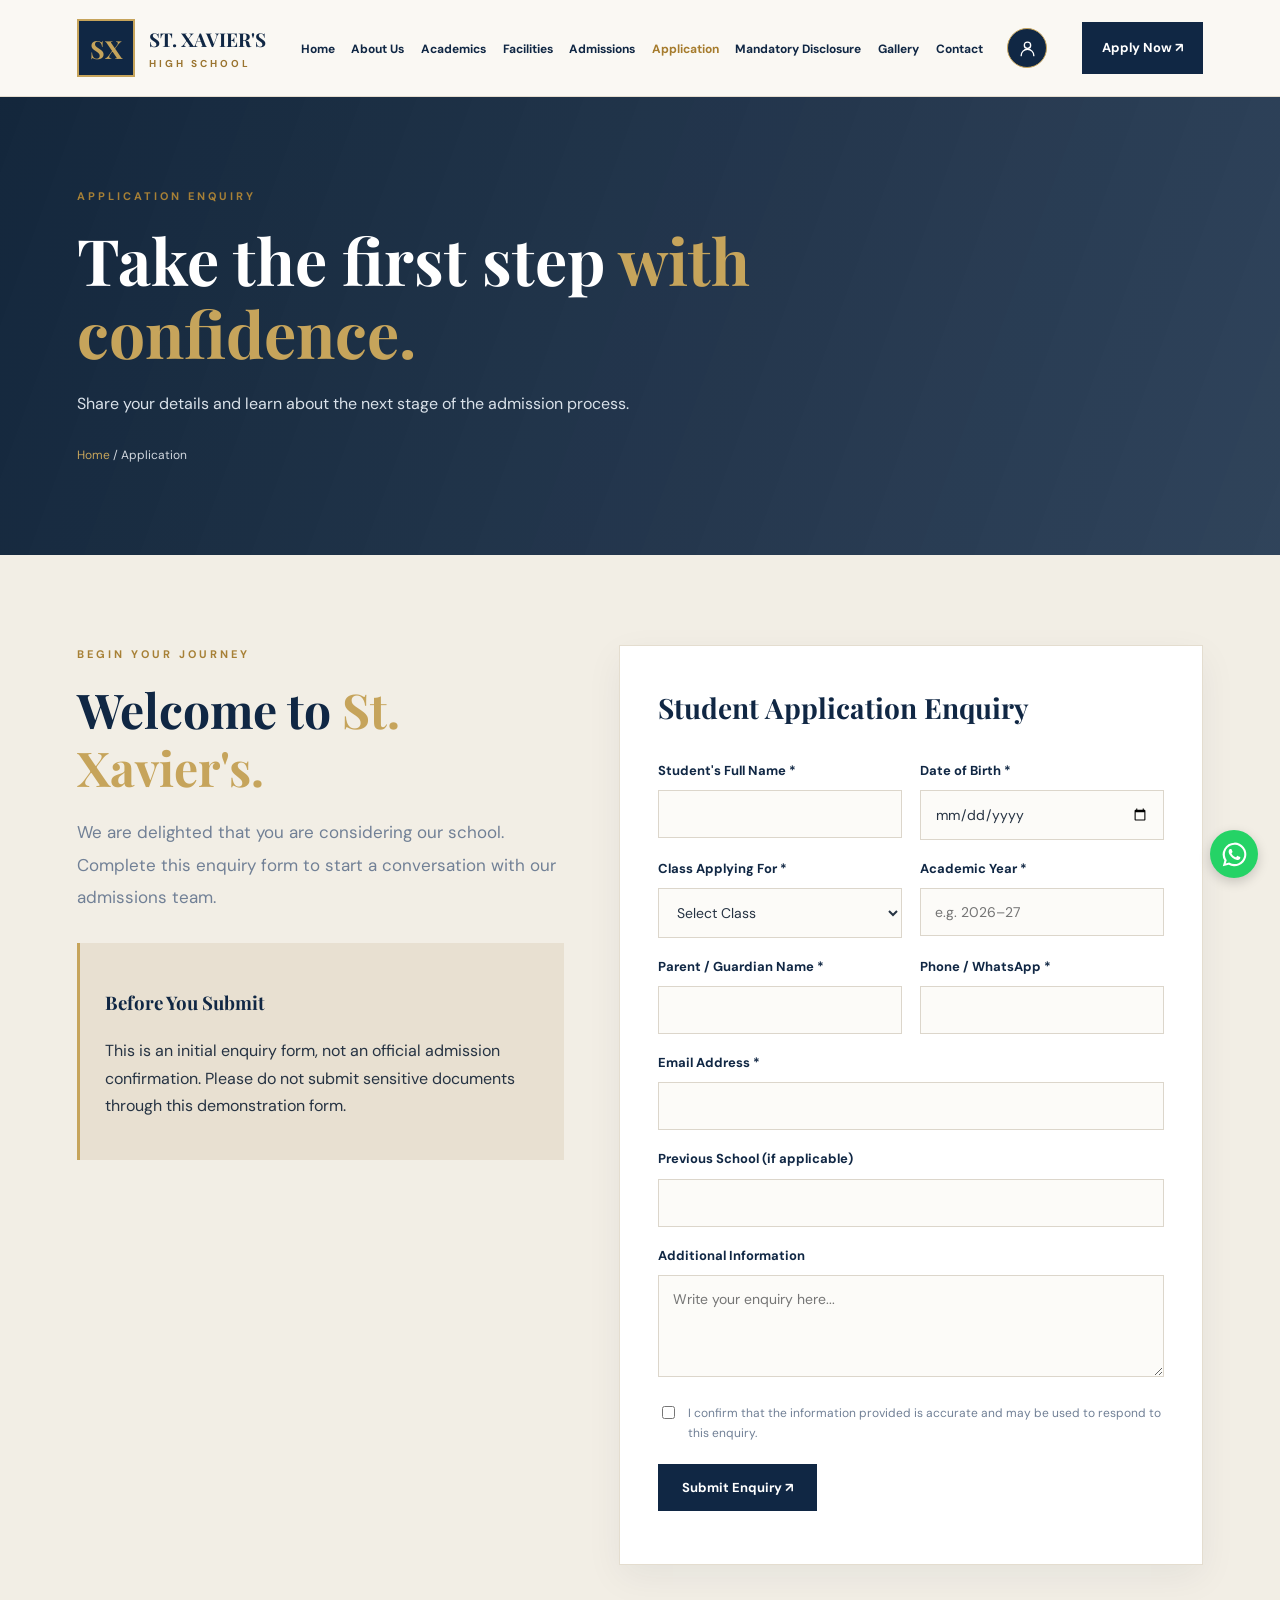
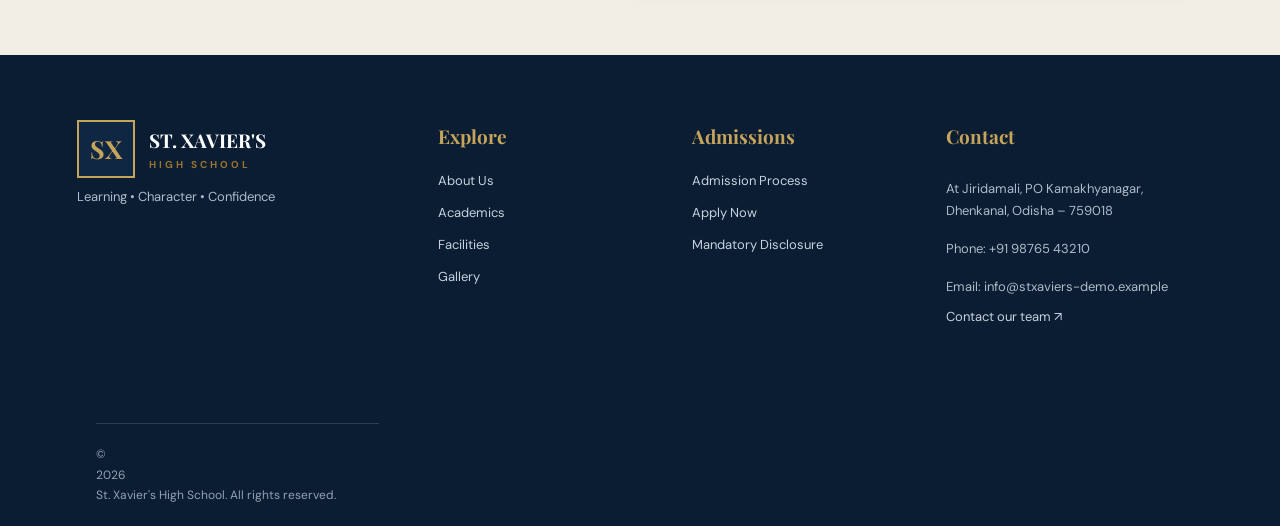
<file: St. Xavier's International High School/application.html>
<!DOCTYPE html>
<html lang="en">
<head>
<meta charset="UTF-8">
<meta name="viewport" content="width=device-width, initial-scale=1.0">
<title>Application | St. Xavier's High School</title>
<link rel="stylesheet" href="css/style.css">
<script src="js/script.js" defer></script>
</head>
<body>
<header class="site-header">
<nav class="navbar container">
<a class="brand" href="index.html"><span class="brand-emblem">SX</span><span class="brand-text"><strong>ST. XAVIER'S</strong><small>HIGH SCHOOL</small></span></a>
<button class="menu-toggle" id="menuToggle" aria-label="Open navigation" aria-expanded="false" aria-controls="navLinks">☰</button>
<ul class="nav-links" id="navLinks">
<li><a href="index.html">Home</a></li>
<li><a href="about.html">About Us</a></li>
<li><a href="academics.html">Academics</a></li>
<li><a href="facilities.html">Facilities</a></li>
<li><a href="admissions.html">Admissions</a></li>
<li><a href="application.html" class="current-page" aria-current="page">Application</a></li>
<li><a href="mandatory-disclosure.html">Mandatory Disclosure</a></li>
<li><a href="gallery.html">Gallery</a></li>
<li><a href="contact.html">Contact</a></li>
<li class="login-icon-item">
    <button type="button"
            class="login-icon-btn"
            id="openAuth"
            aria-label="Login or Sign Up"
            title="Login / Sign Up">
        <svg viewBox="0 0 24 24" aria-hidden="true">
            <path d="M20 21a8 8 0 0 0-16 0"></path>
            <circle cx="12" cy="8" r="4"></circle>
        </svg>
    </button>
</li>
</ul>
<a class="nav-apply" href="application.html">Apply Now ↗</a>
</nav>
</header>
<main>
<section class="inner-hero">
<div class="container">
<span class="eyebrow">APPLICATION ENQUIRY</span>
<h1>Take the first step <em>with confidence.</em></h1>
<p>Share your details and learn about the next stage of the admission process.</p>
<div class="breadcrumb"><a href="index.html">Home</a> / Application</div>
</div>
</section>

<section class="section section-ivory">
<div class="container application-layout">
<div>
<span class="eyebrow">BEGIN YOUR JOURNEY</span>
<h2>Welcome to <em>St. Xavier's.</em></h2>
<p class="lead">We are delighted that you are considering our school. Complete this enquiry form to start a conversation with our admissions team.</p>
<div class="application-note">
<h3>Before You Submit</h3>
<p>This is an initial enquiry form, not an official admission confirmation. Please do not submit sensitive documents through this demonstration form.</p>
</div>
</div>

<form class="application-form" id="applicationForm">
<h3>Student Application Enquiry</h3>
<div class="form-row">
<div class="form-field"><label for="studentName">Student's Full Name *</label><input id="studentName" name="studentName" type="text" required></div>
<div class="form-field"><label for="dob">Date of Birth *</label><input id="dob" name="dob" type="date" required></div>
</div>
<div class="form-row">
<div class="form-field">
<label for="classApplying">Class Applying For *</label>
<select id="classApplying" name="classApplying" required>
<option value="">Select Class</option>
<option>Nursery</option><option>LKG</option><option>UKG</option>
<option>Class I</option><option>Class II–V</option>
<option>Class VI–VIII</option><option>Class IX–X</option>
<option>Other / Please Discuss</option>
</select>
</div>
<div class="form-field"><label for="academicYear">Academic Year *</label><input id="academicYear" name="academicYear" placeholder="e.g. 2026–27" required></div>
</div>
<div class="form-row">
<div class="form-field"><label for="parentName">Parent / Guardian Name *</label><input id="parentName" name="parentName" required></div>
<div class="form-field"><label for="applicationPhone">Phone / WhatsApp *</label><input id="applicationPhone" name="phone" type="tel" required></div>
</div>
<div class="form-field"><label for="applicationEmail">Email Address *</label><input id="applicationEmail" name="email" type="email" required></div>
<div class="form-field"><label for="previousSchool">Previous School (if applicable)</label><input id="previousSchool" name="previousSchool"></div>
<div class="form-field"><label for="applicationMessage">Additional Information</label><textarea id="applicationMessage" name="message" rows="4" placeholder="Write your enquiry here..."></textarea></div>
<label class="consent"><input type="checkbox" required> I confirm that the information provided is accurate and may be used to respond to this enquiry.</label>
<button class="btn btn-dark" type="submit">Submit Enquiry ↗</button>
<p id="applicationMessageStatus" class="form-status" role="status"></p>
</form>
</div>
</section>
</main>
<footer class="site-footer">
<div class="container footer-grid">
<div><a class="brand brand-footer" href="index.html"><span class="brand-emblem">SX</span><span class="brand-text"><strong>ST. XAVIER'S</strong><small>HIGH SCHOOL</small></span></a><p>Learning • Character • Confidence</p></div>
<div><h3>Explore</h3><a href="about.html">About Us</a><a href="academics.html">Academics</a><a href="facilities.html">Facilities</a><a href="gallery.html">Gallery</a></div>
<div><h3>Admissions</h3><a href="admissions.html">Admission Process</a><a href="application.html">Apply Now</a><a href="mandatory-disclosure.html">Mandatory Disclosure</a></div>

<div>
  <h3>Contact</h3>
  <p>At Jiridamali, PO Kamakhyanagar, Dhenkanal, Odisha – 759018</p>
  <p>Phone: +91 98765 43210</p>
  <p>Email: info@stxaviers-demo.example</p>
  <a href="contact.html">Contact our team ↗</a>
</div>

<div class="container footer-bottom">© <span id="currentYear"></span> St. Xavier's High School. All rights reserved.</div>
</footer>
<!-- LOGIN / SIGN UP POPUP -->
<div class="auth-overlay" id="authOverlay">

    <div class="auth-modal">

        <button type="button" class="auth-close" id="closeAuth">
            &times;
        </button>

        <div class="auth-heading">

            <span class="brand-emblem">SX</span>

            <span class="eyebrow">
                ST. XAVIER'S HIGH SCHOOL
            </span>

            <h2 id="authTitle">Welcome Back</h2>

            <p id="authSubtitle">
                Login to continue to your account.
            </p>

        </div>

        <div class="auth-tabs">

            <button type="button" class="auth-tab active" id="loginTab">
                Login
            </button>

            <button type="button" class="auth-tab" id="signupTab">
                Sign Up
            </button>

        </div>

        <form id="authForm">

            <div class="auth-field" id="nameField" hidden>
                <label for="authName">Full Name</label>
                <input type="text" id="authName"
                       placeholder="Enter your full name">
            </div>

            <div class="auth-field">
                <label for="authEmail">Email Address</label>
                <input type="email" id="authEmail"
                       placeholder="Enter your email" required>
            </div>

            <div class="auth-field">
                <label for="authPassword">Password</label>
                <input type="password" id="authPassword"
                       placeholder="Enter your password"
                       minlength="6" required>
            </div>

            <div class="auth-field" id="confirmField" hidden>
                <label for="authConfirm">Confirm Password</label>
                <input type="password" id="authConfirm"
                       placeholder="Confirm your password">
            </div>

            <button type="submit" class="auth-submit" id="authSubmit">
                Login
            </button>

            <p class="auth-message" id="authMessage"
               role="status" aria-live="polite"></p>

        </form>

        <p class="auth-terms">
            By continuing, you agree to the school's terms and privacy policy.
        </p>

    </div>

</div>


<!-- FLOATING WHATSAPP BUTTON -->
<a class="whatsapp-float"
   href="https://wa.me/919876543210?text=Hello%2C%20I%20would%20like%20to%20know%20more%20about%20St.%20Xavier%27s%20High%20School."
   target="_blank"
   rel="noopener"
   aria-label="Contact us on WhatsApp"
   title="Chat with us on WhatsApp">

    <svg viewBox="0 0 32 32" aria-hidden="true">
        <path fill="currentColor"
        d="M16 .8A15.1 15.1 0 0 0 3.1 23.7L1 31l7.5-2A15.1 15.1 0 1 0 16 .8Zm0 27.5a12.3 12.3 0 0 1-6.3-1.7l-.5-.3-4.4 1.2 1.2-4.3-.3-.5A12.4 12.4 0 1 1 16 28.3Zm6.8-9.3c-.4-.2-2.2-1.1-2.6-1.2-.3-.1-.6-.2-.8.2-.3.4-1 1.2-1.2 1.4-.2.2-.4.3-.8.1-.4-.2-1.6-.6-3-1.9-1.1-1-1.9-2.2-2.1-2.6-.2-.4 0-.6.2-.8l.6-.7c.2-.2.2-.4.3-.6.1-.2 0-.5 0-.7-.1-.2-.8-2-1.1-2.7-.3-.7-.6-.6-.8-.6h-.7c-.2 0-.7.1-1 .5-.4.4-1.3 1.3-1.3 3.1s1.3 3.6 1.5 3.9c.2.3 2.6 4 6.3 5.6.9.4 1.6.6 2.1.8.9.3 1.7.3 2.3.2.7-.1 2.2-.9 2.5-1.8.3-.9.3-1.6.2-1.8-.1-.2-.3-.3-.7-.5Z"/>
    </svg>

</a>
</body>
</html>
</file>
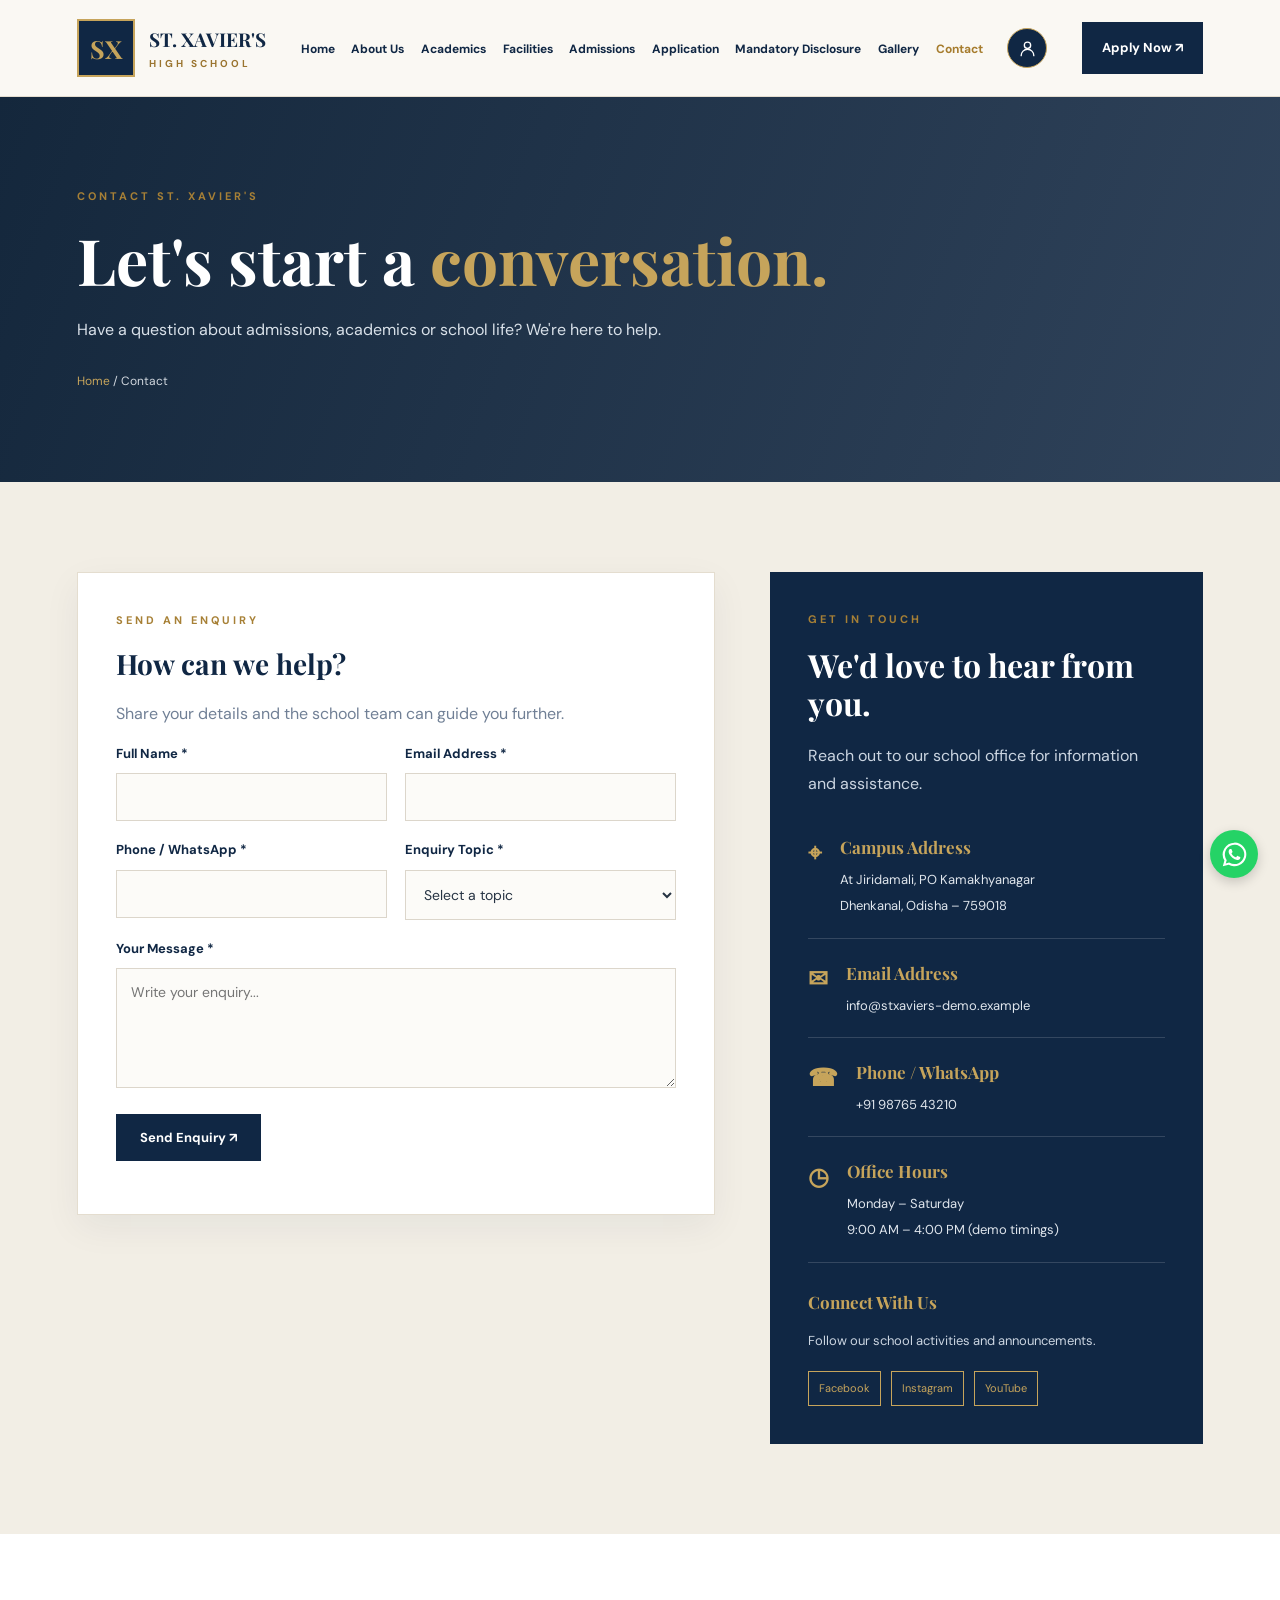
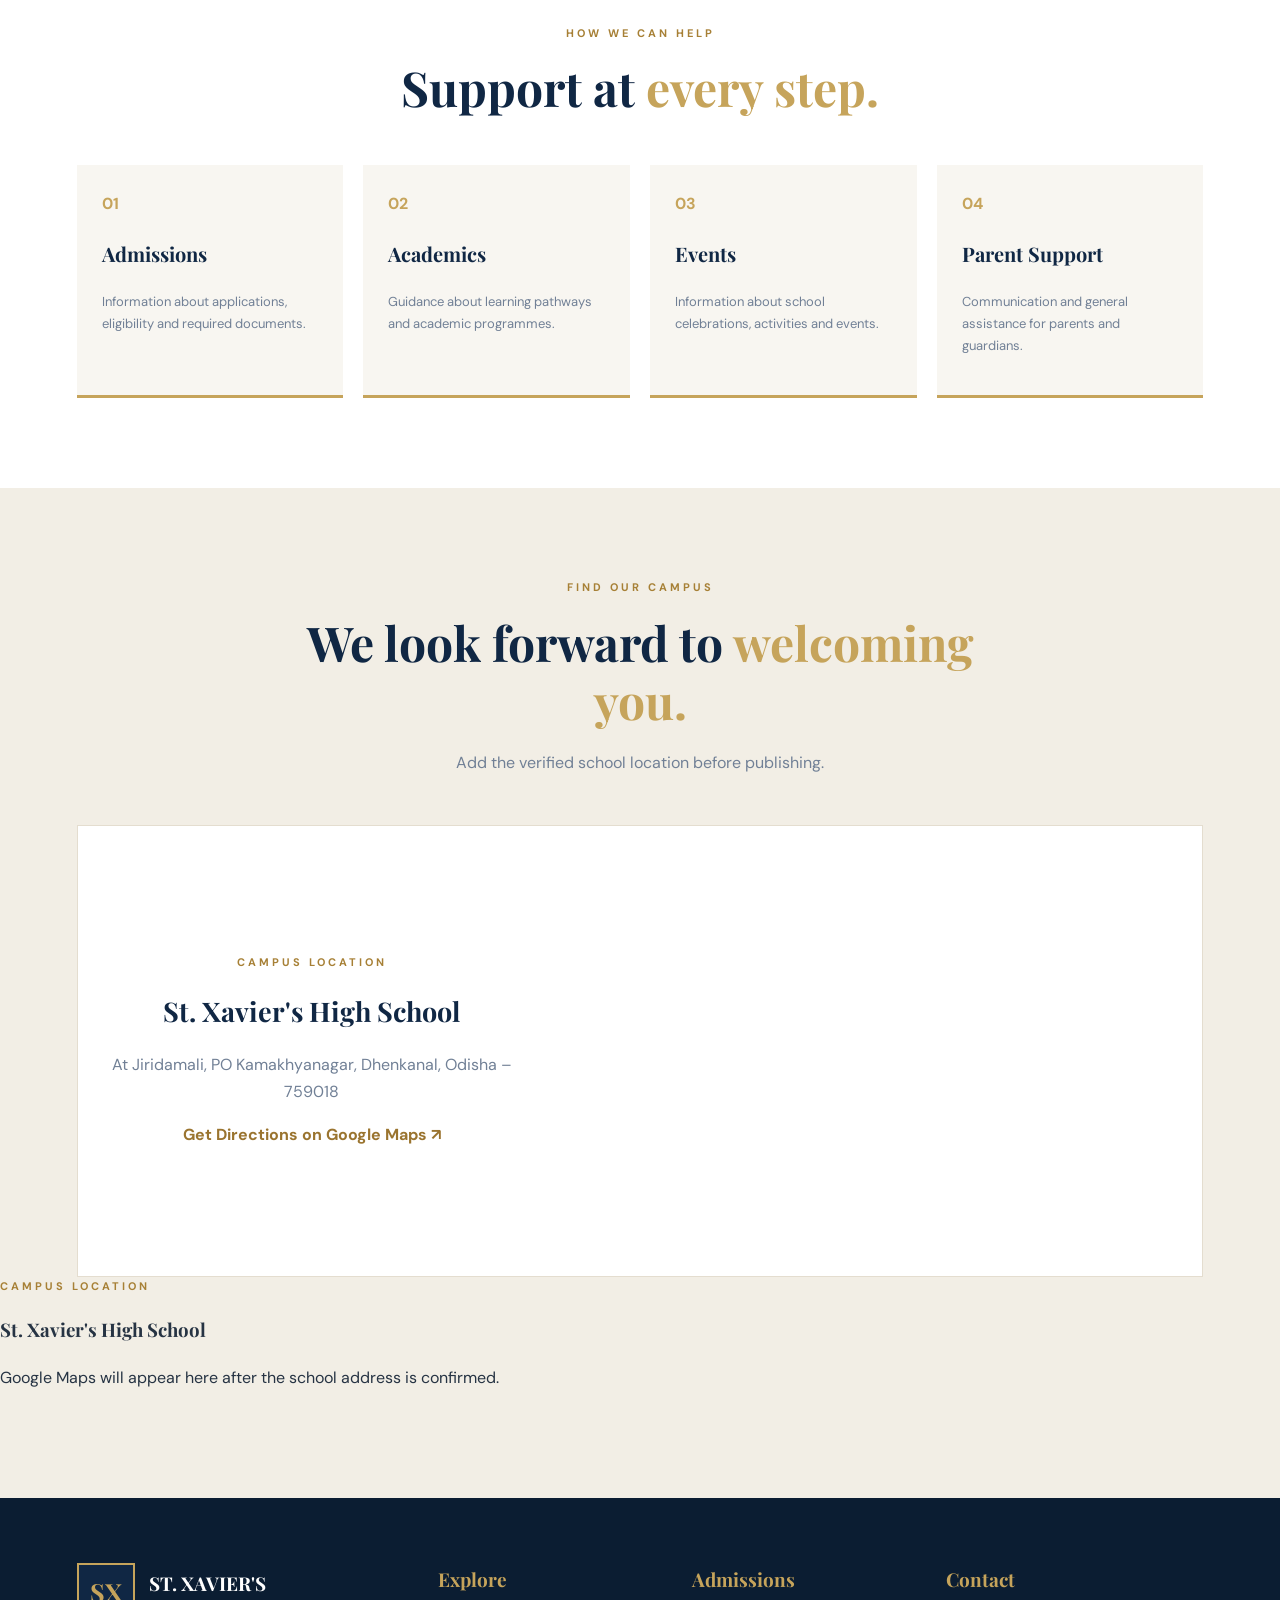
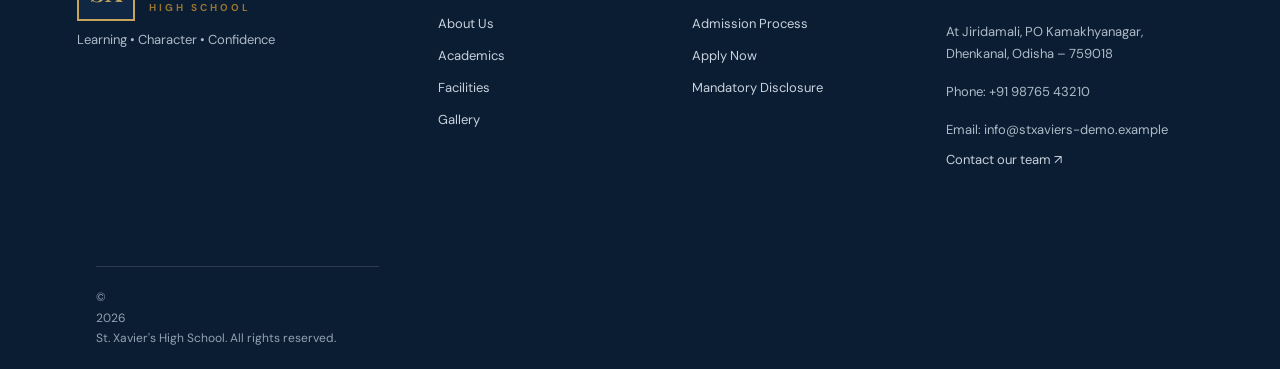
<file: St. Xavier's International High School/contact.html>
<!DOCTYPE html>
<html lang="en">
<head>
<meta charset="UTF-8">
<meta name="viewport" content="width=device-width, initial-scale=1.0">
<title>Contact | St. Xavier's High School</title>
<link rel="stylesheet" href="css/style.css">
<script src="js/script.js" defer></script>
</head>
<body>
<header class="site-header">
<nav class="navbar container">
<a class="brand" href="index.html"><span class="brand-emblem">SX</span><span class="brand-text"><strong>ST. XAVIER'S</strong><small>HIGH SCHOOL</small></span></a>
<button class="menu-toggle" id="menuToggle" aria-label="Open navigation" aria-expanded="false" aria-controls="navLinks">☰</button>
<ul class="nav-links" id="navLinks">
<li><a href="index.html">Home</a></li>
<li><a href="about.html">About Us</a></li>
<li><a href="academics.html">Academics</a></li>
<li><a href="facilities.html">Facilities</a></li>
<li><a href="admissions.html">Admissions</a></li>
<li><a href="application.html">Application</a></li>
<li><a href="mandatory-disclosure.html">Mandatory Disclosure</a></li>
<li><a href="gallery.html">Gallery</a></li>
<li><a href="contact.html" class="current-page" aria-current="page">Contact</a></li>
<li class="login-icon-item">
    <button type="button"
            class="login-icon-btn"
            id="openAuth"
            aria-label="Login or Sign Up"
            title="Login / Sign Up">
        <svg viewBox="0 0 24 24" aria-hidden="true">
            <path d="M20 21a8 8 0 0 0-16 0"></path>
            <circle cx="12" cy="8" r="4"></circle>
        </svg>
    </button>
</li>
</ul>
<a class="nav-apply" href="application.html">Apply Now ↗</a>
</nav>
</header>
<main>
<section class="inner-hero">
<div class="container">
<span class="eyebrow">CONTACT ST. XAVIER'S</span>
<h1>Let's start a <em>conversation.</em></h1>
<p>Have a question about admissions, academics or school life? We're here to help.</p>
<div class="breadcrumb"><a href="index.html">Home</a> / Contact</div>
</div>
</section>

<section class="section section-ivory">
<div class="container contact-layout">
<form class="contact-form" id="contactForm">
<span class="eyebrow">SEND AN ENQUIRY</span>
<h2>How can we help?</h2>
<p>Share your details and the school team can guide you further.</p>
<div class="form-row">
<div class="form-field"><label for="fullName">Full Name *</label><input id="fullName" name="fullName" required></div>
<div class="form-field"><label for="email">Email Address *</label><input id="email" name="email" type="email" required></div>
</div>
<div class="form-row">
<div class="form-field"><label for="phone">Phone / WhatsApp *</label><input id="phone" name="phone" type="tel" required></div>
<div class="form-field">
<label for="topic">Enquiry Topic *</label>
<select id="topic" name="topic" required>
<option value="">Select a topic</option>
<option>Admissions</option>
<option>Academics</option>
<option>Campus Visit</option>
<option>Events & Activities</option>
<option>Parent Support</option>
<option>Other</option>
</select>
</div>
</div>
<div class="form-field"><label for="message">Your Message *</label><textarea id="message" name="message" rows="5" placeholder="Write your enquiry..." required></textarea></div>
<button class="btn btn-dark" type="submit">Send Enquiry ↗</button>
<p id="formMessage" class="form-status" role="status"></p>
</form>


<aside class="contact-details">
  <span class="eyebrow">GET IN TOUCH</span>
  <h2>We'd love to hear from you.</h2>
  <p>Reach out to our school office for information and assistance.</p>

  <div class="contact-detail">
    <b>⌖</b>
    <div>
      <h3>Campus Address</h3>
      <p>At Jiridamali, PO Kamakhyanagar</p>
      <small>Dhenkanal, Odisha – 759018</small>
    </div>
  </div>

  <div class="contact-detail">
    <b>✉</b>
    <div>
      <h3>Email Address</h3>
      <p>info@stxaviers-demo.example</p>
    </div>
  </div>

  <div class="contact-detail">
    <b>☎</b>
    <div>
      <h3>Phone / WhatsApp</h3>
      <p>+91 98765 43210</p>
    </div>
  </div>

  <div class="contact-detail">
    <b>◷</b>
    <div>
      <h3>Office Hours</h3>
      <p>Monday – Saturday</p>
      <small>9:00 AM – 4:00 PM (demo timings)</small>
    </div>
  </div>

  <div class="contact-social">
    <h3>Connect With Us</h3>
    <p>Follow our school activities and announcements.</p>
    <a href="#">Facebook</a>
    <a href="#">Instagram</a>
    <a href="#">YouTube</a>
  </div>
</aside>

</div>
</section>

<section class="section section-white">
<div class="container section-heading">
<span class="eyebrow">HOW WE CAN HELP</span>
<h2>Support at <em>every step.</em></h2>
</div>
<div class="container contact-help-grid">
<article><b>01</b><h3>Admissions</h3><p>Information about applications, eligibility and required documents.</p></article>
<article><b>02</b><h3>Academics</h3><p>Guidance about learning pathways and academic programmes.</p></article>
<article><b>03</b><h3>Events</h3><p>Information about school celebrations, activities and events.</p></article>
<article><b>04</b><h3>Parent Support</h3><p>Communication and general assistance for parents and guardians.</p></article>
</div>
</section>

<section class="section section-ivory">
<div class="container section-heading">
<span class="eyebrow">FIND OUR CAMPUS</span>
<h2>We look forward to <em>welcoming you.</em></h2>
<p>Add the verified school location before publishing.</p>
</div>

<div class="container map-placeholder">
  <div class="map-content">
    <span class="eyebrow">CAMPUS LOCATION</span>
    <h3>St. Xavier's High School</h3>
    <p>At Jiridamali, PO Kamakhyanagar, Dhenkanal, Odisha – 759018</p>
    <a class="text-link"
       href="https://www.google.com/maps/search/?api=1&query=St+Xavier+High+School+Jiridamali+Kamakhyanagar+Dhenkanal+Odisha"
       target="_blank" rel="noopener">
       Get Directions on Google Maps ↗
    </a>
  </div>

  <iframe
    src="https://www.google.com/maps?q=St%20Xavier%20High%20School%20Jiridamali%20Kamakhyanagar%20Dhenkanal%20Odisha&output=embed"
    width="100%"
    height="400"
    style="border:0;"
    loading="lazy"
    allowfullscreen
    referrerpolicy="no-referrer-when-downgrade"
    title="Google Maps location for St. Xavier's High School">
  </iframe>
</div>

<div>
<span class="eyebrow">CAMPUS LOCATION</span>
<h3>St. Xavier's High School</h3>
<p>Google Maps will appear here after the school address is confirmed.</p>
</div>
</div>
</section>
</main>
<footer class="site-footer">
<div class="container footer-grid">
<div><a class="brand brand-footer" href="index.html"><span class="brand-emblem">SX</span><span class="brand-text"><strong>ST. XAVIER'S</strong><small>HIGH SCHOOL</small></span></a><p>Learning • Character • Confidence</p></div>
<div><h3>Explore</h3><a href="about.html">About Us</a><a href="academics.html">Academics</a><a href="facilities.html">Facilities</a><a href="gallery.html">Gallery</a></div>
<div><h3>Admissions</h3><a href="admissions.html">Admission Process</a><a href="application.html">Apply Now</a><a href="mandatory-disclosure.html">Mandatory Disclosure</a></div>

<div>
  <h3>Contact</h3>
  <p>At Jiridamali, PO Kamakhyanagar, Dhenkanal, Odisha – 759018</p>
  <p>Phone: +91 98765 43210</p>
  <p>Email: info@stxaviers-demo.example</p>
  <a href="contact.html">Contact our team ↗</a>
</div>

<div class="container footer-bottom">© <span id="currentYear"></span> St. Xavier's High School. All rights reserved.</div>
</footer>
<!-- LOGIN / SIGN UP POPUP -->
<div class="auth-overlay" id="authOverlay">

    <div class="auth-modal">

        <button type="button" class="auth-close" id="closeAuth">
            &times;
        </button>

        <div class="auth-heading">

            <span class="brand-emblem">SX</span>

            <span class="eyebrow">
                ST. XAVIER'S HIGH SCHOOL
            </span>

            <h2 id="authTitle">Welcome Back</h2>

            <p id="authSubtitle">
                Login to continue to your account.
            </p>

        </div>

        <div class="auth-tabs">

            <button type="button" class="auth-tab active" id="loginTab">
                Login
            </button>

            <button type="button" class="auth-tab" id="signupTab">
                Sign Up
            </button>

        </div>

        <form id="authForm">

            <div class="auth-field" id="nameField" hidden>
                <label for="authName">Full Name</label>
                <input type="text" id="authName"
                       placeholder="Enter your full name">
            </div>

            <div class="auth-field">
                <label for="authEmail">Email Address</label>
                <input type="email" id="authEmail"
                       placeholder="Enter your email" required>
            </div>

            <div class="auth-field">
                <label for="authPassword">Password</label>
                <input type="password" id="authPassword"
                       placeholder="Enter your password"
                       minlength="6" required>
            </div>

            <div class="auth-field" id="confirmField" hidden>
                <label for="authConfirm">Confirm Password</label>
                <input type="password" id="authConfirm"
                       placeholder="Confirm your password">
            </div>

            <button type="submit" class="auth-submit" id="authSubmit">
                Login
            </button>

            <p class="auth-message" id="authMessage"
               role="status" aria-live="polite"></p>

        </form>

        <p class="auth-terms">
            By continuing, you agree to the school's terms and privacy policy.
        </p>

    </div>

</div>


<!-- FLOATING WHATSAPP BUTTON -->
<a class="whatsapp-float"
   href="https://wa.me/919876543210?text=Hello%2C%20I%20would%20like%20to%20know%20more%20about%20St.%20Xavier%27s%20High%20School."
   target="_blank"
   rel="noopener"
   aria-label="Contact us on WhatsApp"
   title="Chat with us on WhatsApp">

    <svg viewBox="0 0 32 32" aria-hidden="true">
        <path fill="currentColor"
        d="M16 .8A15.1 15.1 0 0 0 3.1 23.7L1 31l7.5-2A15.1 15.1 0 1 0 16 .8Zm0 27.5a12.3 12.3 0 0 1-6.3-1.7l-.5-.3-4.4 1.2 1.2-4.3-.3-.5A12.4 12.4 0 1 1 16 28.3Zm6.8-9.3c-.4-.2-2.2-1.1-2.6-1.2-.3-.1-.6-.2-.8.2-.3.4-1 1.2-1.2 1.4-.2.2-.4.3-.8.1-.4-.2-1.6-.6-3-1.9-1.1-1-1.9-2.2-2.1-2.6-.2-.4 0-.6.2-.8l.6-.7c.2-.2.2-.4.3-.6.1-.2 0-.5 0-.7-.1-.2-.8-2-1.1-2.7-.3-.7-.6-.6-.8-.6h-.7c-.2 0-.7.1-1 .5-.4.4-1.3 1.3-1.3 3.1s1.3 3.6 1.5 3.9c.2.3 2.6 4 6.3 5.6.9.4 1.6.6 2.1.8.9.3 1.7.3 2.3.2.7-.1 2.2-.9 2.5-1.8.3-.9.3-1.6.2-1.8-.1-.2-.3-.3-.7-.5Z"/>
    </svg>

</a>
</body>
</html>
</file>
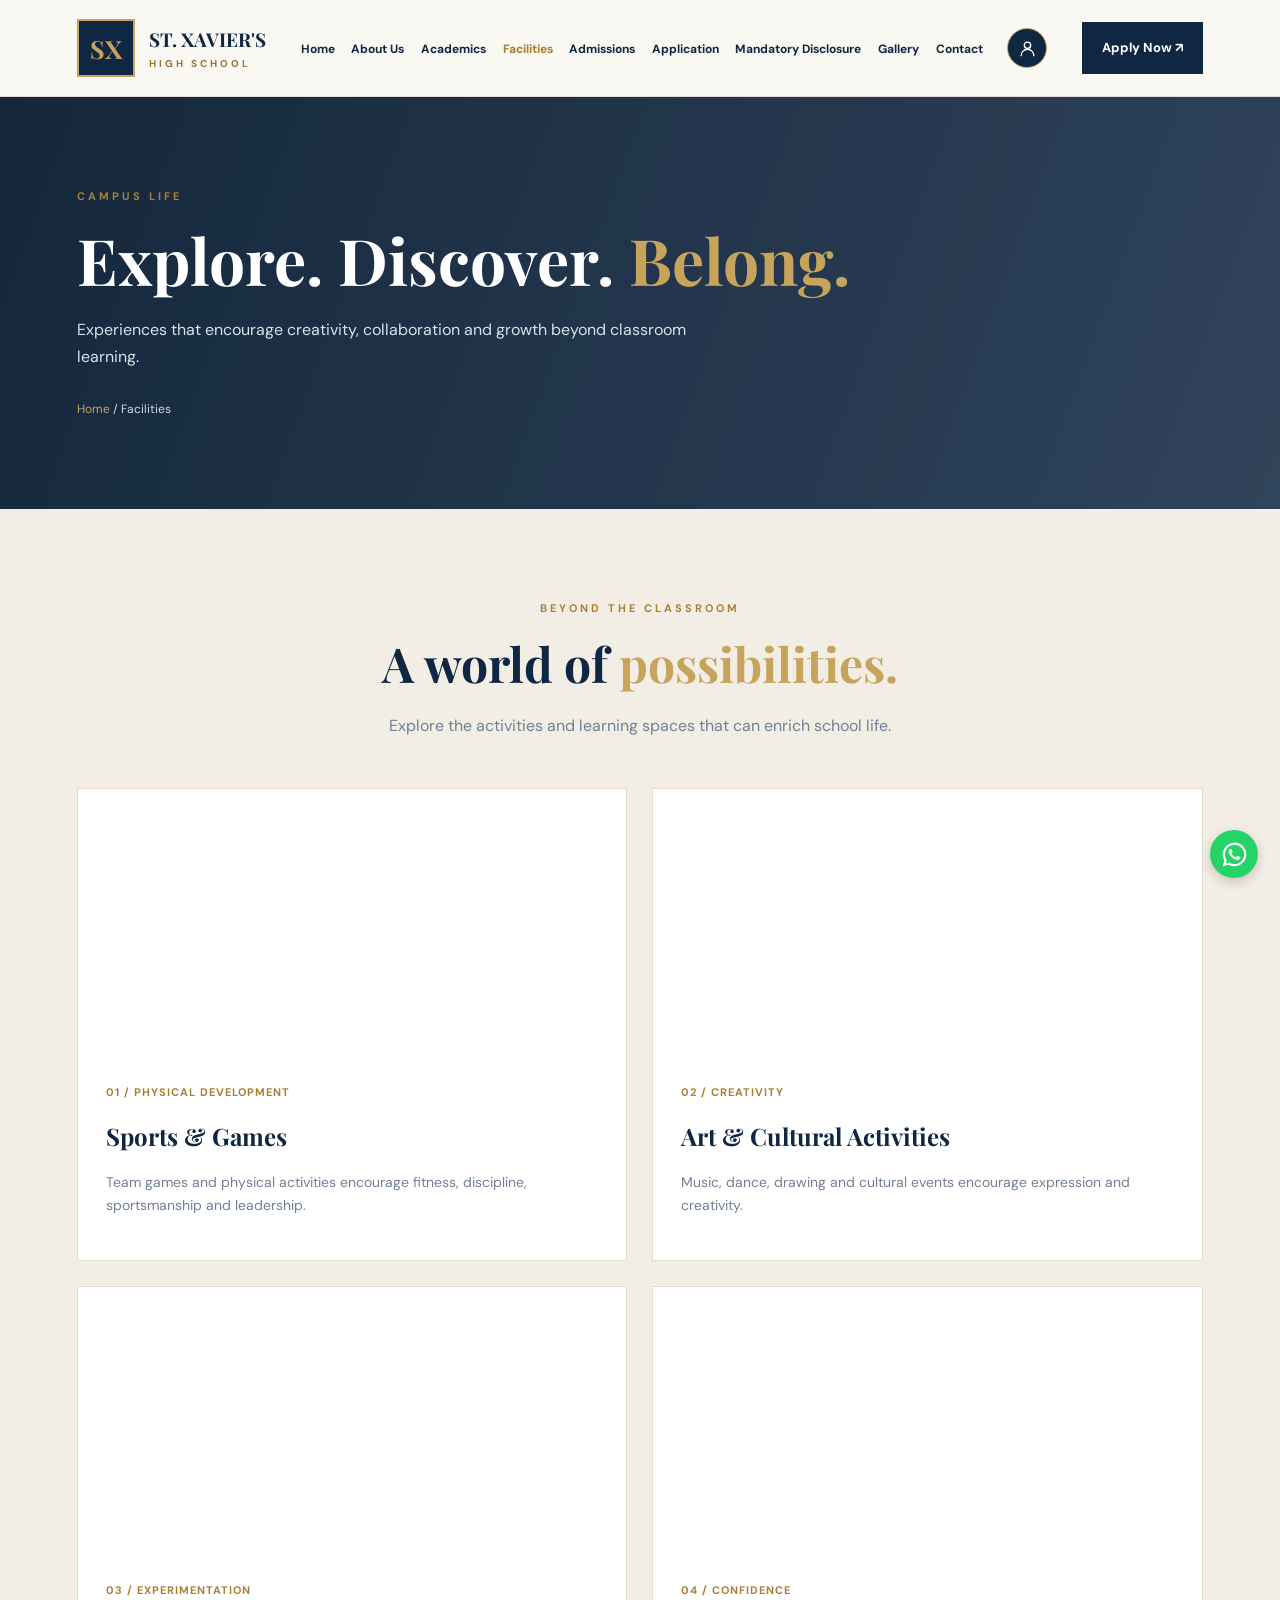
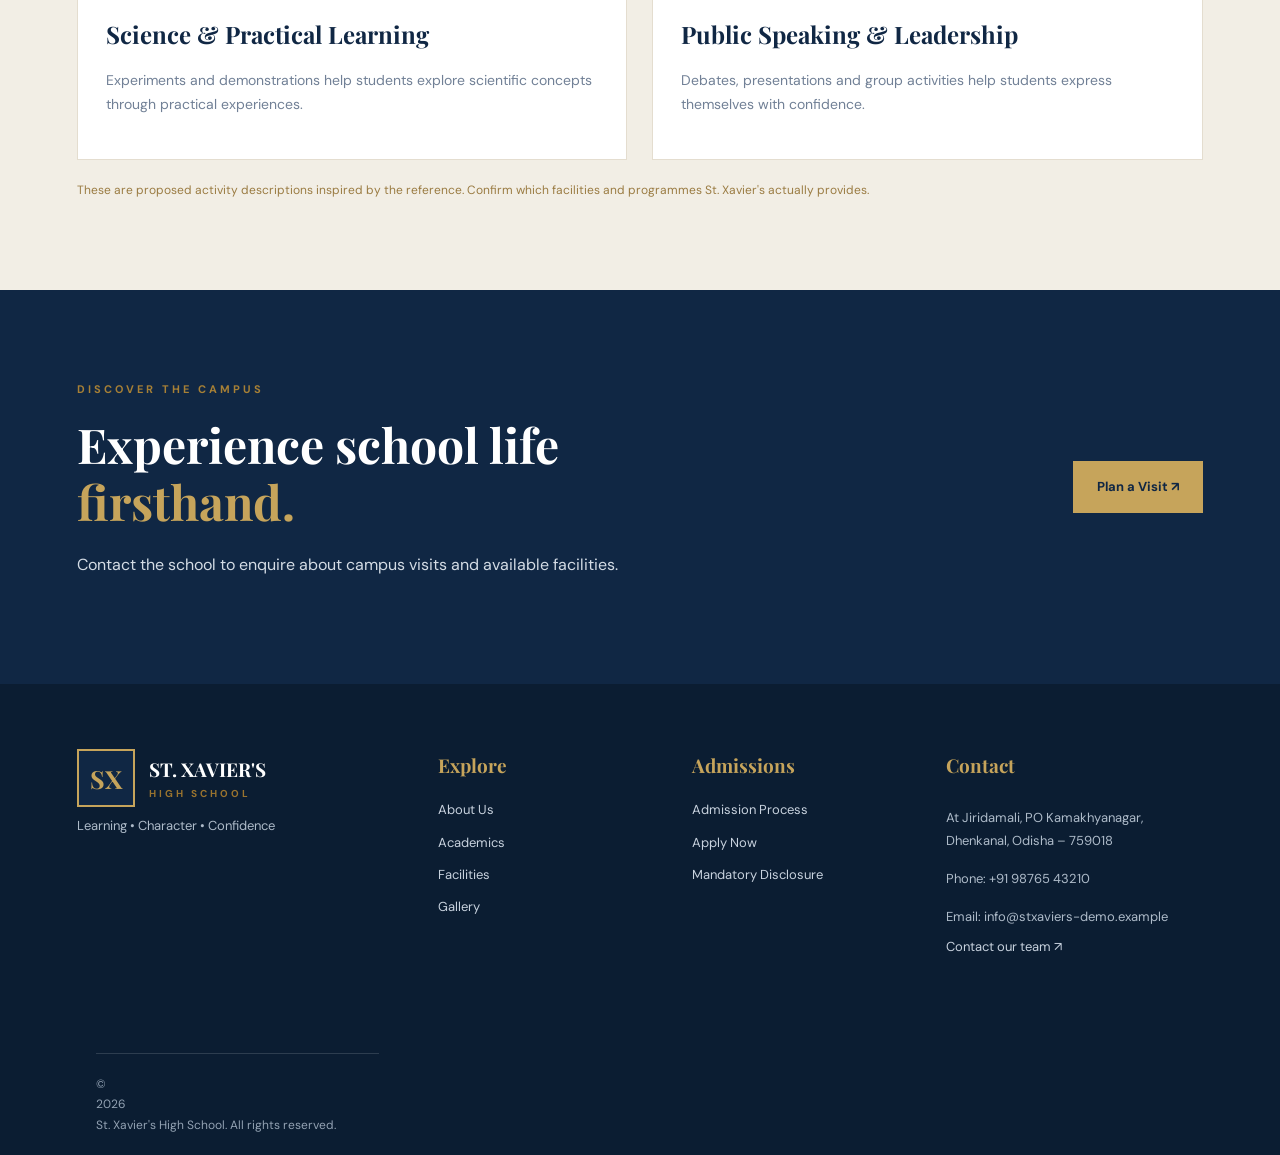
<file: St. Xavier's International High School/facilities.html>
<!DOCTYPE html>
<html lang="en">
<head>
<meta charset="UTF-8">
<meta name="viewport" content="width=device-width, initial-scale=1.0">
<title>Facilities | St. Xavier's High School</title>
<link rel="stylesheet" href="css/style.css">
<script src="js/script.js" defer></script>
</head>
<body>
<header class="site-header">
<nav class="navbar container">
<a class="brand" href="index.html"><span class="brand-emblem">SX</span><span class="brand-text"><strong>ST. XAVIER'S</strong><small>HIGH SCHOOL</small></span></a>
<button class="menu-toggle" id="menuToggle" aria-label="Open navigation" aria-expanded="false" aria-controls="navLinks">☰</button>
<ul class="nav-links" id="navLinks">
<li><a href="index.html">Home</a></li>
<li><a href="about.html">About Us</a></li>
<li><a href="academics.html">Academics</a></li>
<li><a href="facilities.html" class="current-page" aria-current="page">Facilities</a></li>
<li><a href="admissions.html">Admissions</a></li>
<li><a href="application.html">Application</a></li>
<li><a href="mandatory-disclosure.html">Mandatory Disclosure</a></li>
<li><a href="gallery.html">Gallery</a></li>
<li><a href="contact.html">Contact</a></li>
<li class="login-icon-item">
    <button type="button"
            class="login-icon-btn"
            id="openAuth"
            aria-label="Login or Sign Up"
            title="Login / Sign Up">
        <svg viewBox="0 0 24 24" aria-hidden="true">
            <path d="M20 21a8 8 0 0 0-16 0"></path>
            <circle cx="12" cy="8" r="4"></circle>
        </svg>
    </button>
</li>
</ul>
<a class="nav-apply" href="application.html">Apply Now ↗</a>
</nav>
</header>
<main>
<section class="inner-hero">
<div class="container">
<span class="eyebrow">CAMPUS LIFE</span>
<h1>Explore. Discover. <em>Belong.</em></h1>
<p>Experiences that encourage creativity, collaboration and growth beyond classroom learning.</p>
<div class="breadcrumb"><a href="index.html">Home</a> / Facilities</div>
</div>
</section>

<section class="section section-ivory">
<div class="container section-heading">
<span class="eyebrow">BEYOND THE CLASSROOM</span>
<h2>A world of <em>possibilities.</em></h2>
<p>Explore the activities and learning spaces that can enrich school life.</p>
</div>
<div class="container facility-grid">
<article class="facility-card">
<div class="facility-image sports"></div>
<div><span>01 / PHYSICAL DEVELOPMENT</span><h3>Sports & Games</h3><p>Team games and physical activities encourage fitness, discipline, sportsmanship and leadership.</p></div>
</article>
<article class="facility-card">
<div class="facility-image arts"></div>
<div><span>02 / CREATIVITY</span><h3>Art & Cultural Activities</h3><p>Music, dance, drawing and cultural events encourage expression and creativity.</p></div>
</article>
<article class="facility-card">
<div class="facility-image science"></div>
<div><span>03 / EXPERIMENTATION</span><h3>Science & Practical Learning</h3><p>Experiments and demonstrations help students explore scientific concepts through practical experiences.</p></div>
</article>
<article class="facility-card">
<div class="facility-image speaking"></div>
<div><span>04 / CONFIDENCE</span><h3>Public Speaking & Leadership</h3><p>Debates, presentations and group activities help students express themselves with confidence.</p></div>
</article>
</div>
<p class="container small-note">These are proposed activity descriptions inspired by the reference. Confirm which facilities and programmes St. Xavier's actually provides.</p>
</section>

<section class="section section-dark">
<div class="container final-cta">
<div><span class="eyebrow">DISCOVER THE CAMPUS</span><h2>Experience school life <em>firsthand.</em></h2><p>Contact the school to enquire about campus visits and available facilities.</p></div>
<a class="btn btn-gold" href="contact.html">Plan a Visit ↗</a>
</div>
</section>
</main>
<footer class="site-footer">
<div class="container footer-grid">
<div><a class="brand brand-footer" href="index.html"><span class="brand-emblem">SX</span><span class="brand-text"><strong>ST. XAVIER'S</strong><small>HIGH SCHOOL</small></span></a><p>Learning • Character • Confidence</p></div>
<div><h3>Explore</h3><a href="about.html">About Us</a><a href="academics.html">Academics</a><a href="facilities.html">Facilities</a><a href="gallery.html">Gallery</a></div>
<div><h3>Admissions</h3><a href="admissions.html">Admission Process</a><a href="application.html">Apply Now</a><a href="mandatory-disclosure.html">Mandatory Disclosure</a></div>

<div>
  <h3>Contact</h3>
  <p>At Jiridamali, PO Kamakhyanagar, Dhenkanal, Odisha – 759018</p>
  <p>Phone: +91 98765 43210</p>
  <p>Email: info@stxaviers-demo.example</p>
  <a href="contact.html">Contact our team ↗</a>
</div>

<div class="container footer-bottom">© <span id="currentYear"></span> St. Xavier's High School. All rights reserved.</div>
</footer>
<!-- LOGIN / SIGN UP POPUP -->
<div class="auth-overlay" id="authOverlay">

    <div class="auth-modal">

        <button type="button" class="auth-close" id="closeAuth">
            &times;
        </button>

        <div class="auth-heading">

            <span class="brand-emblem">SX</span>

            <span class="eyebrow">
                ST. XAVIER'S HIGH SCHOOL
            </span>

            <h2 id="authTitle">Welcome Back</h2>

            <p id="authSubtitle">
                Login to continue to your account.
            </p>

        </div>

        <div class="auth-tabs">

            <button type="button" class="auth-tab active" id="loginTab">
                Login
            </button>

            <button type="button" class="auth-tab" id="signupTab">
                Sign Up
            </button>

        </div>

        <form id="authForm">

            <div class="auth-field" id="nameField" hidden>
                <label for="authName">Full Name</label>
                <input type="text" id="authName"
                       placeholder="Enter your full name">
            </div>

            <div class="auth-field">
                <label for="authEmail">Email Address</label>
                <input type="email" id="authEmail"
                       placeholder="Enter your email" required>
            </div>

            <div class="auth-field">
                <label for="authPassword">Password</label>
                <input type="password" id="authPassword"
                       placeholder="Enter your password"
                       minlength="6" required>
            </div>

            <div class="auth-field" id="confirmField" hidden>
                <label for="authConfirm">Confirm Password</label>
                <input type="password" id="authConfirm"
                       placeholder="Confirm your password">
            </div>

            <button type="submit" class="auth-submit" id="authSubmit">
                Login
            </button>

            <p class="auth-message" id="authMessage"
               role="status" aria-live="polite"></p>

        </form>

        <p class="auth-terms">
            By continuing, you agree to the school's terms and privacy policy.
        </p>

    </div>

</div>


<!-- FLOATING WHATSAPP BUTTON -->
<a class="whatsapp-float"
   href="https://wa.me/919876543210?text=Hello%2C%20I%20would%20like%20to%20know%20more%20about%20St.%20Xavier%27s%20High%20School."
   target="_blank"
   rel="noopener"
   aria-label="Contact us on WhatsApp"
   title="Chat with us on WhatsApp">

    <svg viewBox="0 0 32 32" aria-hidden="true">
        <path fill="currentColor"
        d="M16 .8A15.1 15.1 0 0 0 3.1 23.7L1 31l7.5-2A15.1 15.1 0 1 0 16 .8Zm0 27.5a12.3 12.3 0 0 1-6.3-1.7l-.5-.3-4.4 1.2 1.2-4.3-.3-.5A12.4 12.4 0 1 1 16 28.3Zm6.8-9.3c-.4-.2-2.2-1.1-2.6-1.2-.3-.1-.6-.2-.8.2-.3.4-1 1.2-1.2 1.4-.2.2-.4.3-.8.1-.4-.2-1.6-.6-3-1.9-1.1-1-1.9-2.2-2.1-2.6-.2-.4 0-.6.2-.8l.6-.7c.2-.2.2-.4.3-.6.1-.2 0-.5 0-.7-.1-.2-.8-2-1.1-2.7-.3-.7-.6-.6-.8-.6h-.7c-.2 0-.7.1-1 .5-.4.4-1.3 1.3-1.3 3.1s1.3 3.6 1.5 3.9c.2.3 2.6 4 6.3 5.6.9.4 1.6.6 2.1.8.9.3 1.7.3 2.3.2.7-.1 2.2-.9 2.5-1.8.3-.9.3-1.6.2-1.8-.1-.2-.3-.3-.7-.5Z"/>
    </svg>

</a>
</body>
</html>
</file>
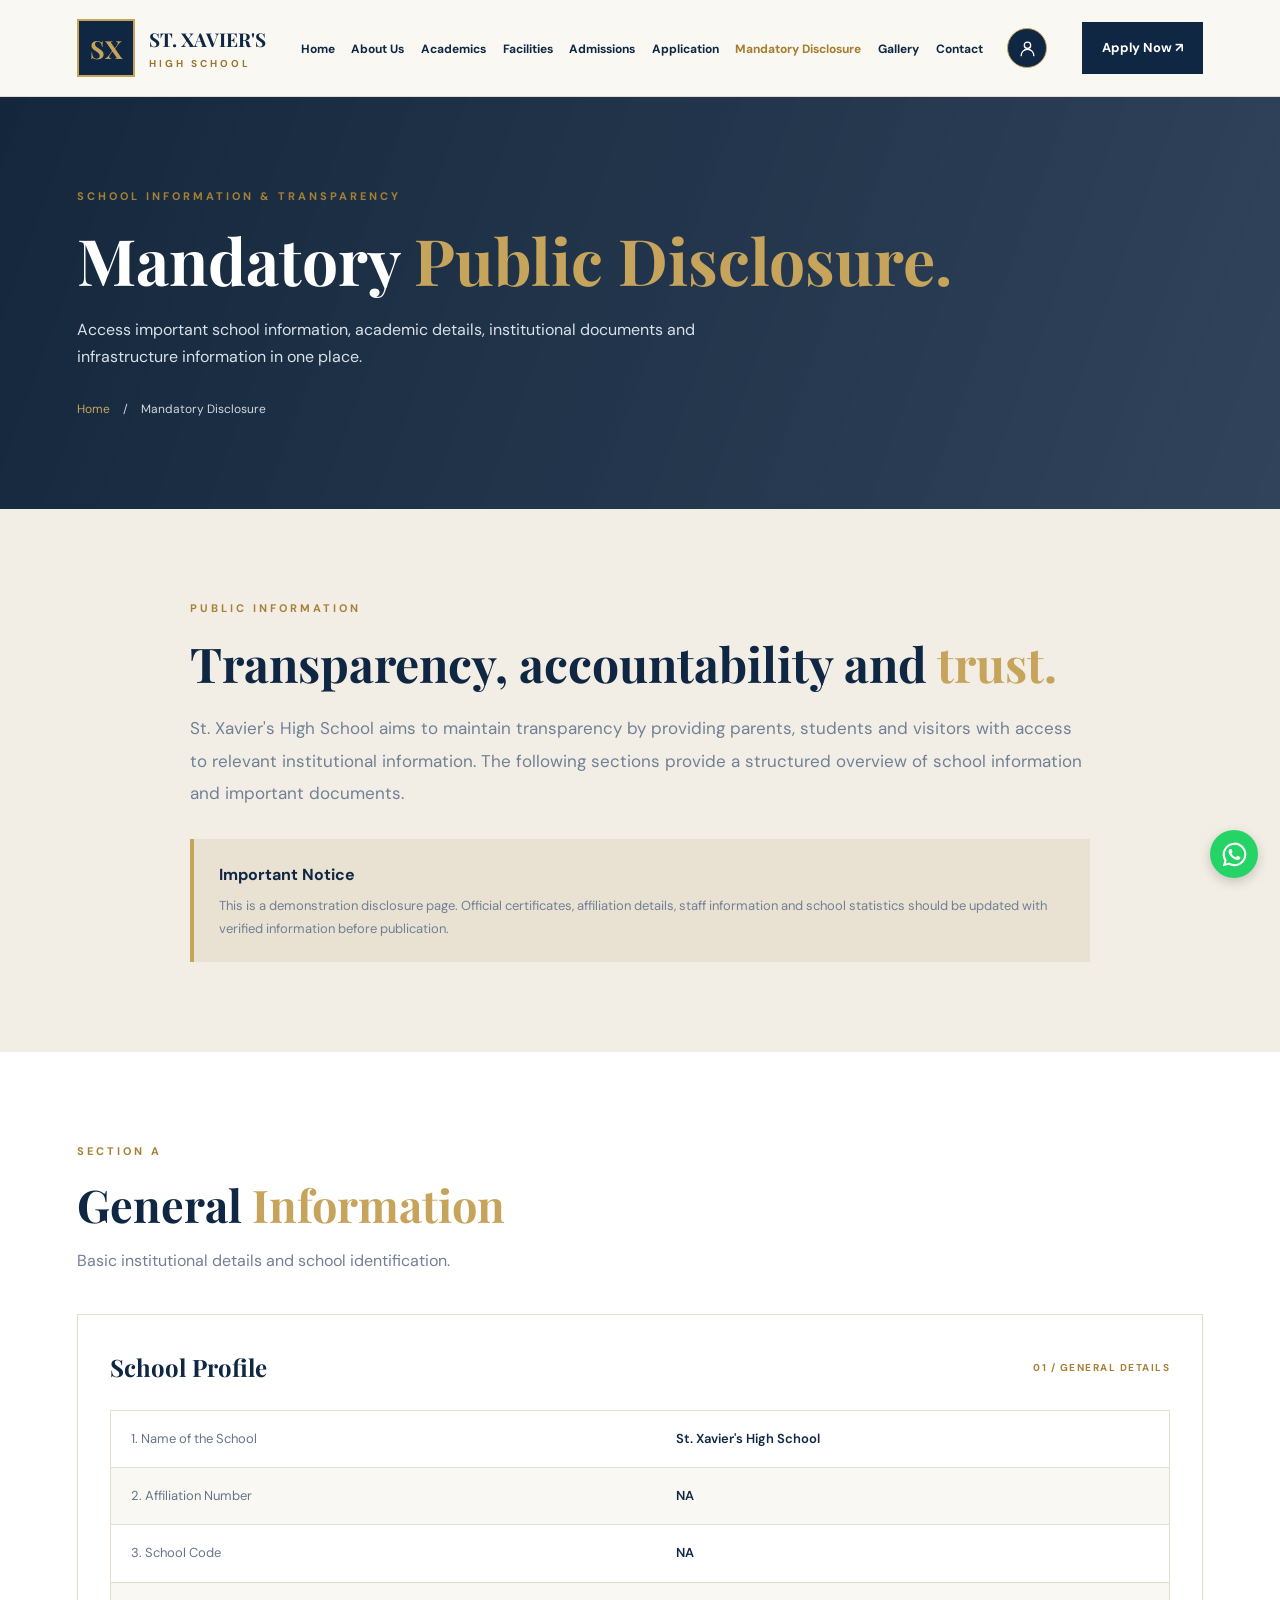
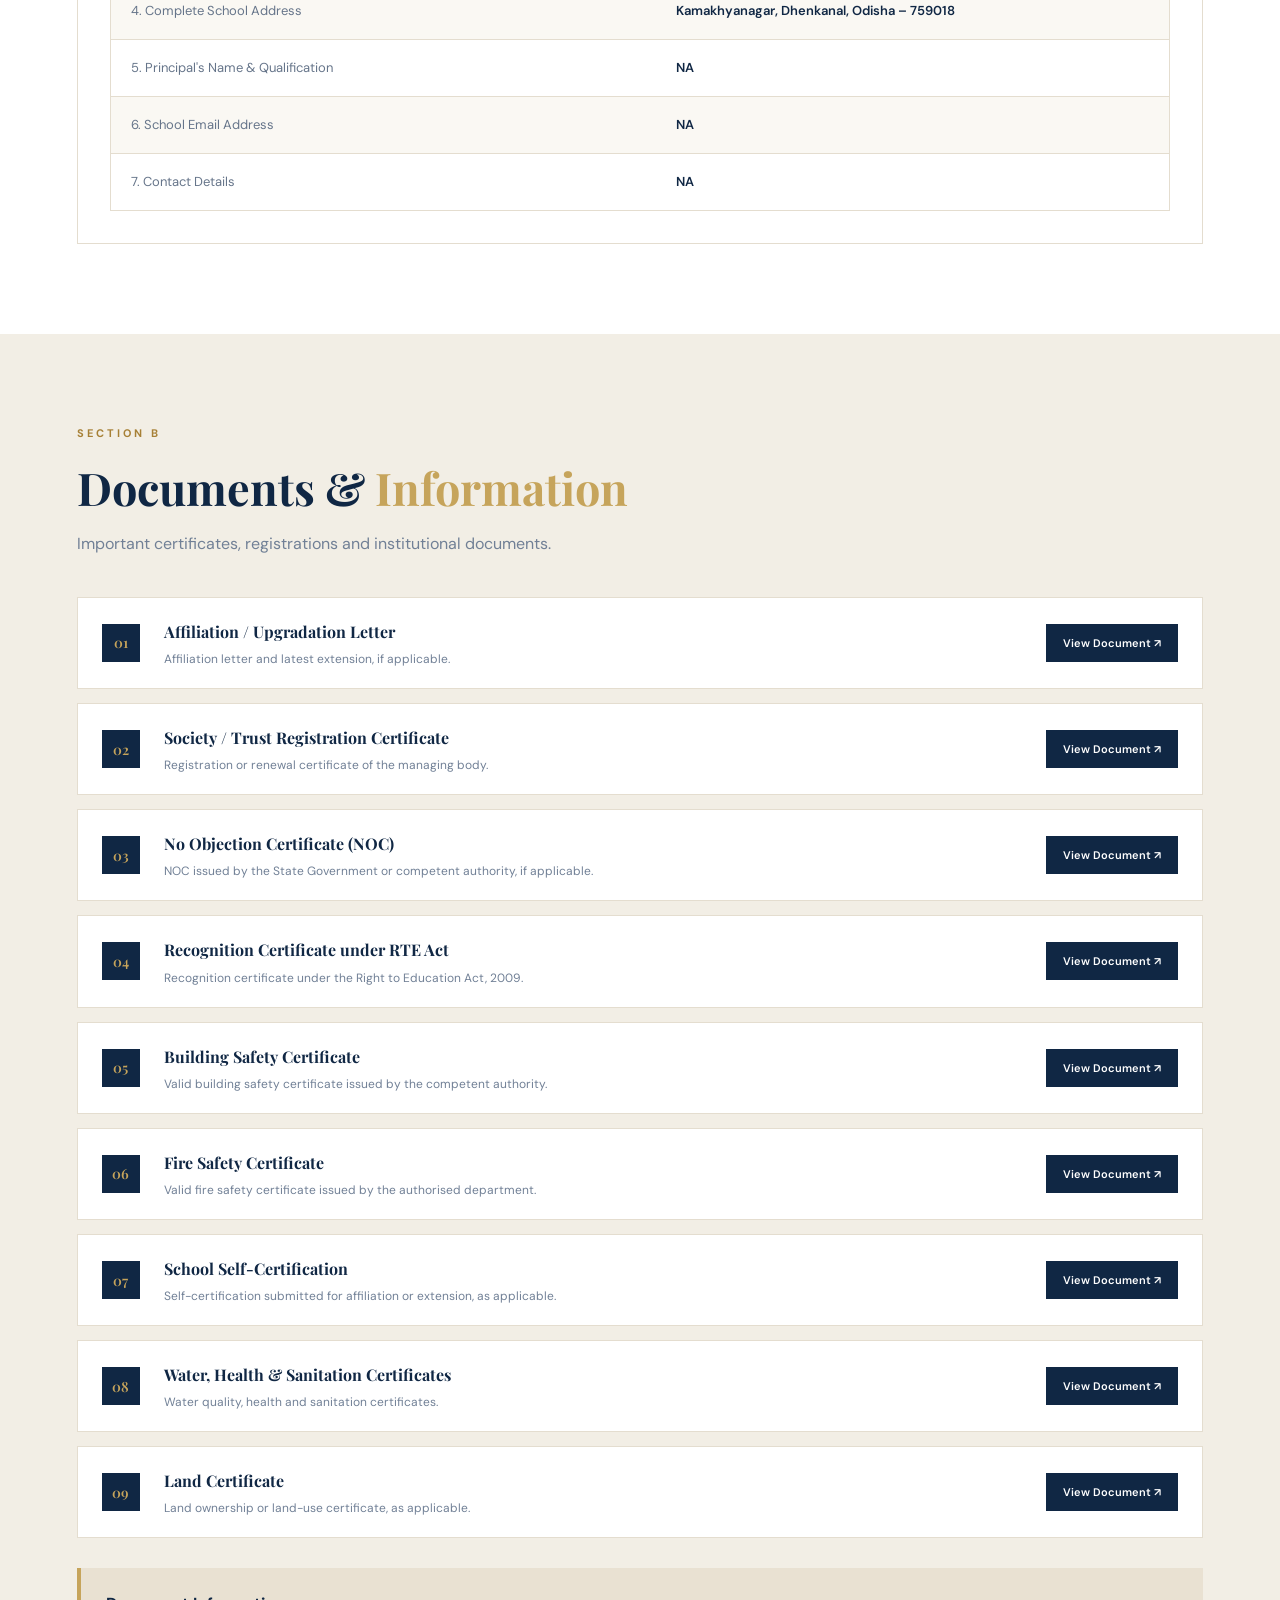
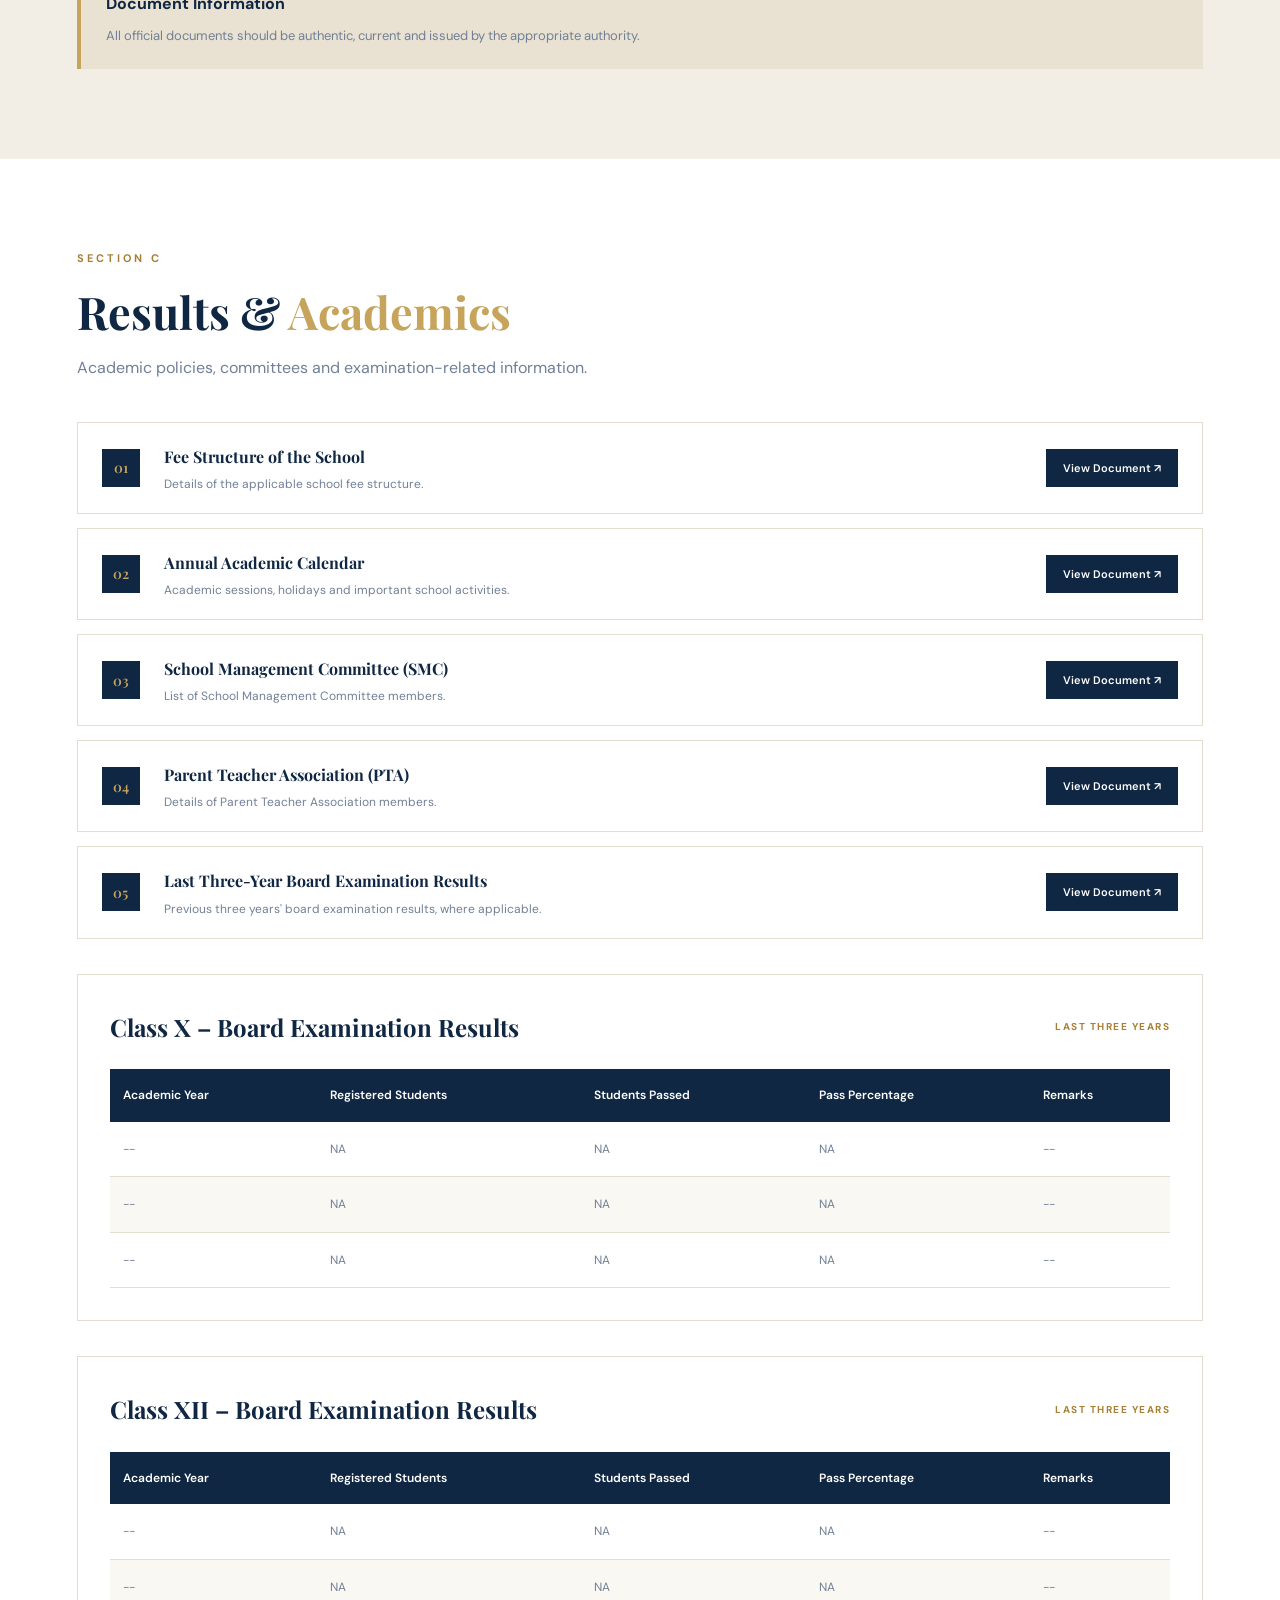
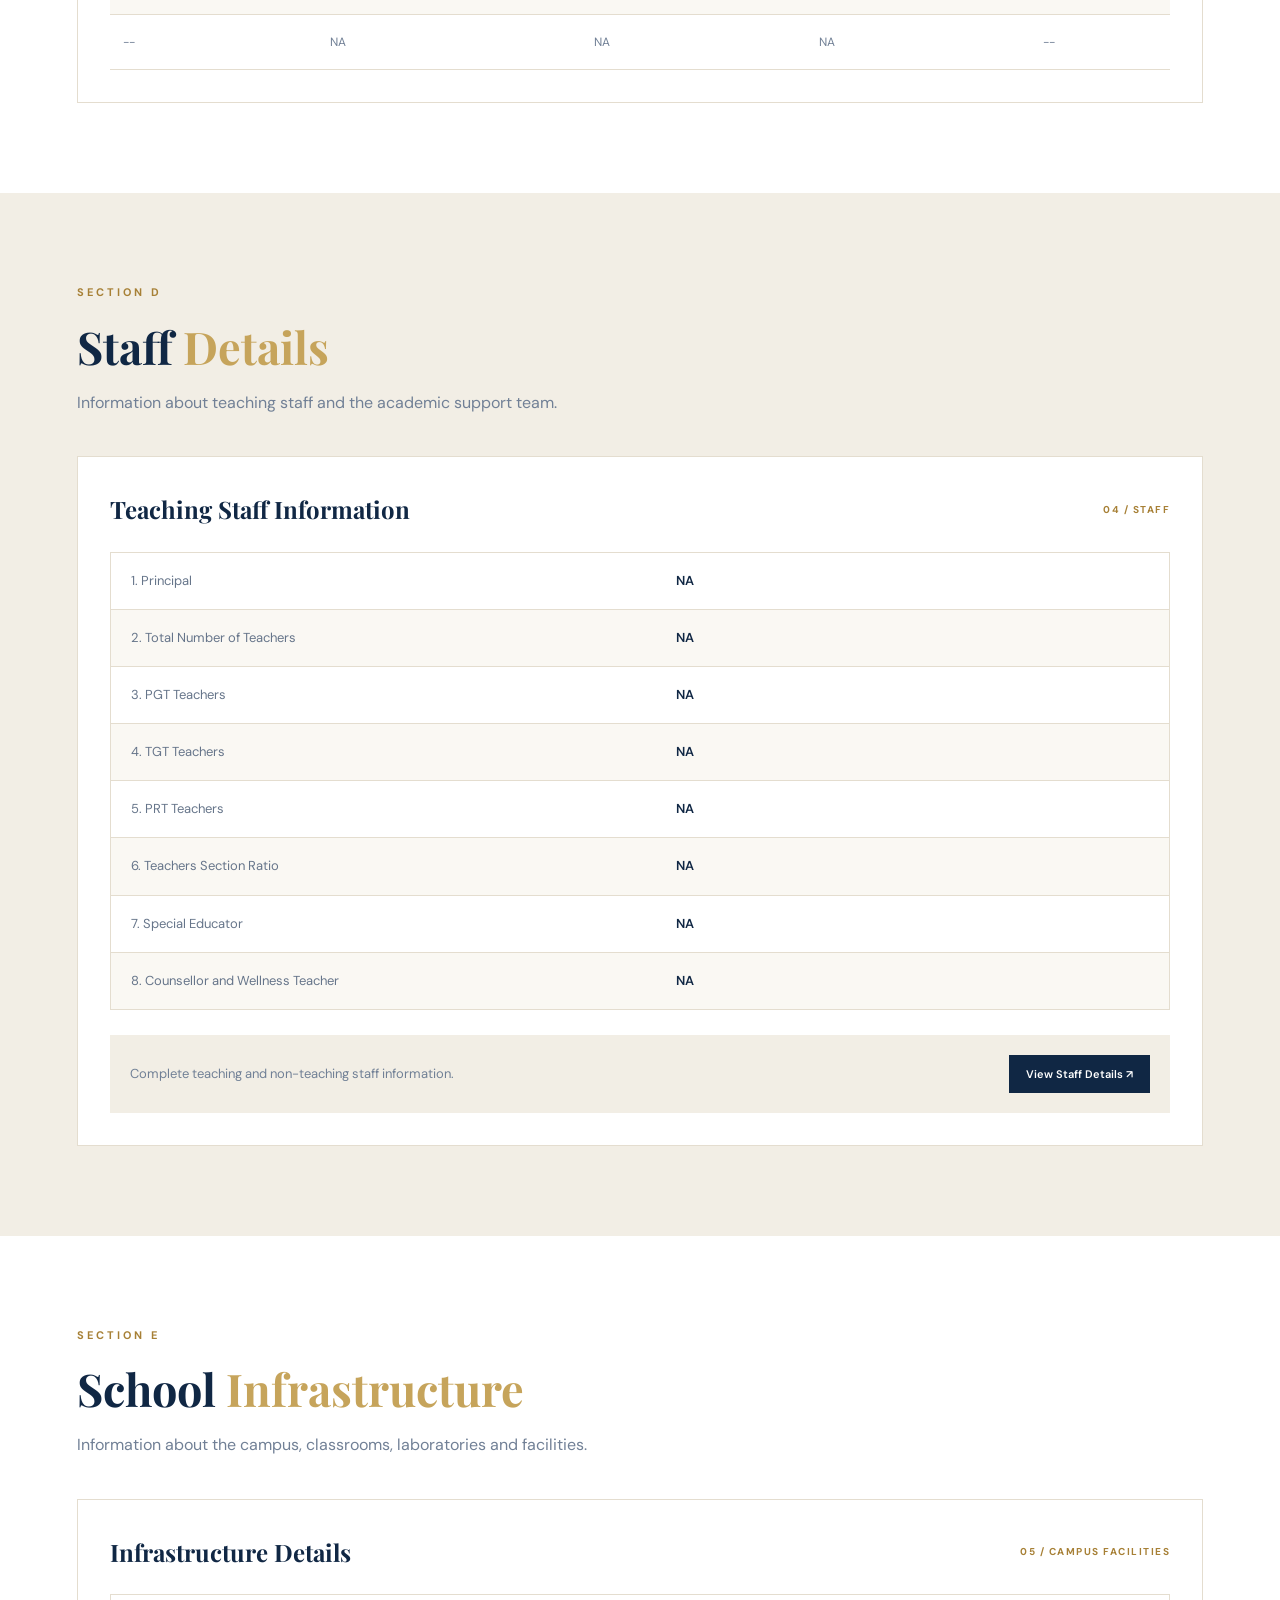
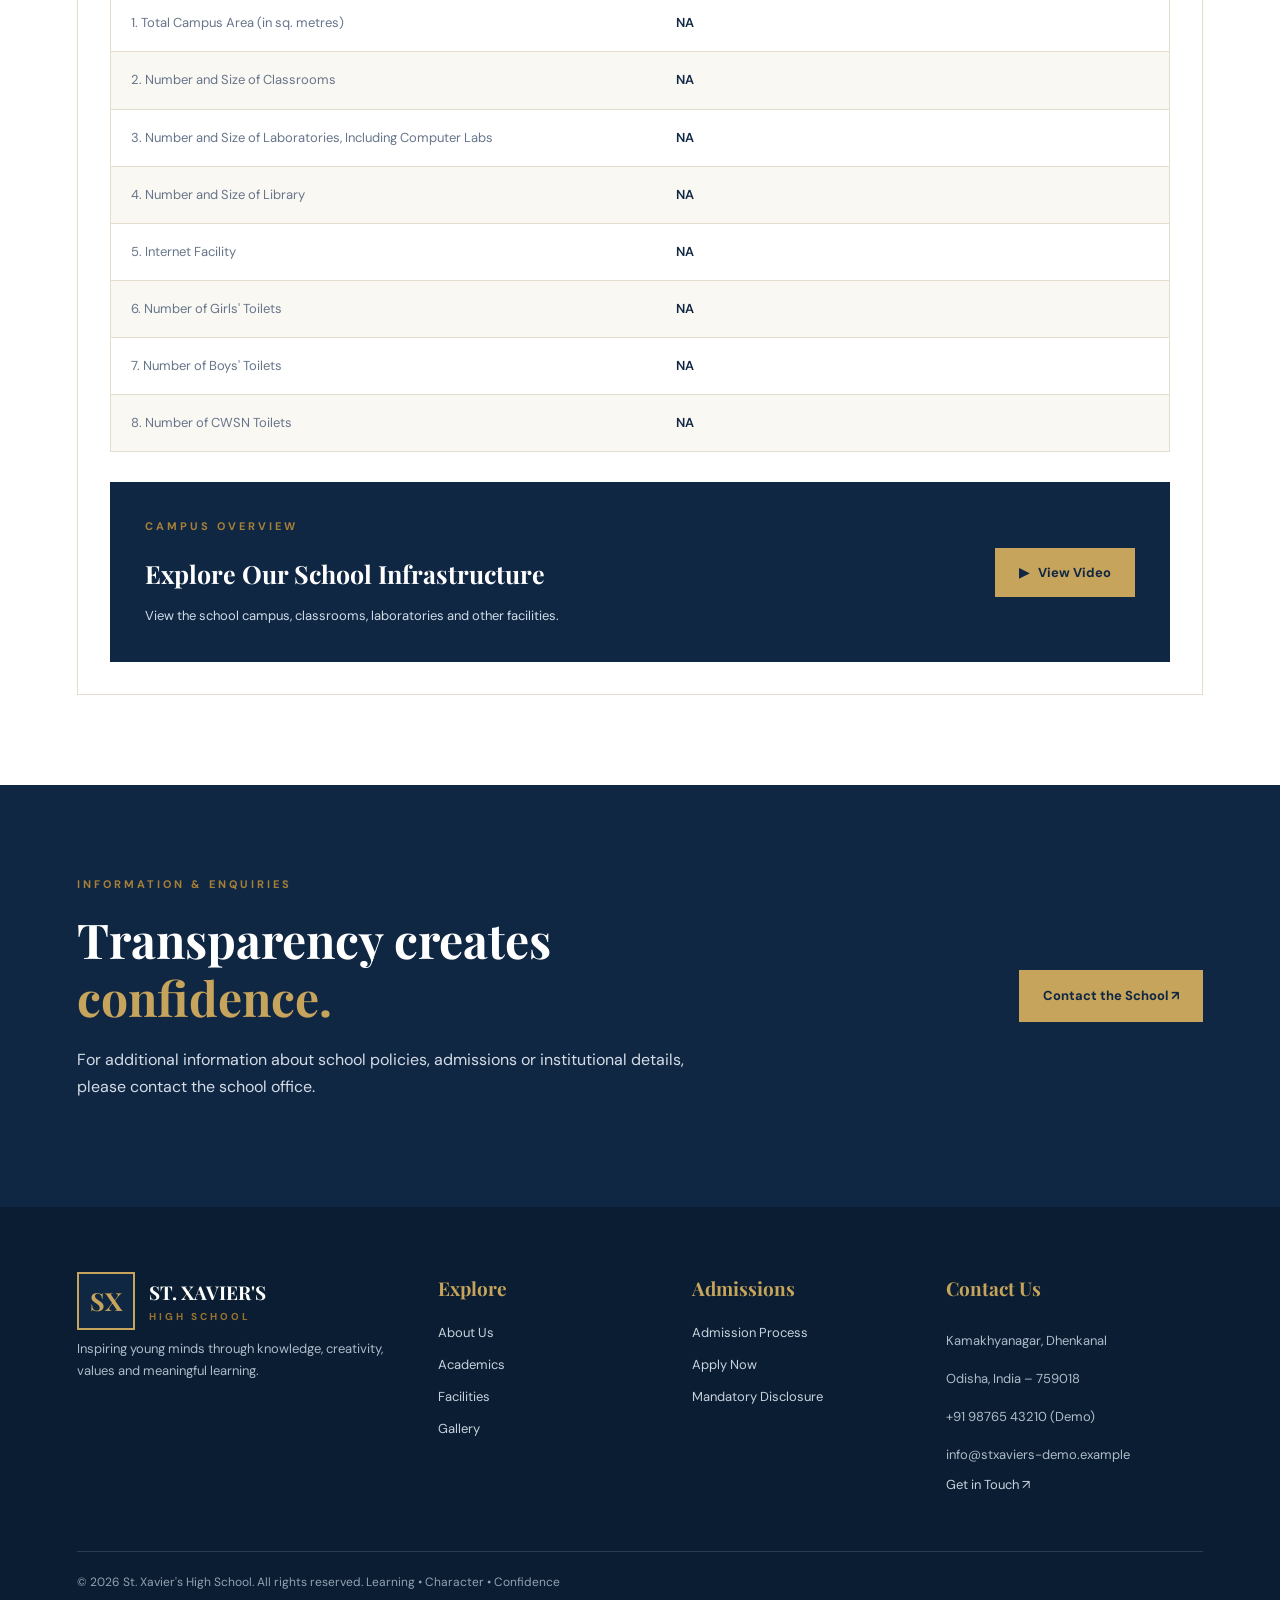
<file: St. Xavier's International High School/mandatory-disclosure.html>
<!DOCTYPE html>
<html lang="en">
<head>
    <meta charset="UTF-8">
    <meta name="viewport" content="width=device-width, initial-scale=1.0">
    <title>Mandatory Disclosure | St. Xavier's High School</title>
    <link rel="stylesheet" href="css/style.css">
    <script src="js/script.js" defer></script>
</head>

<body>

<!-- HEADER -->
<header class="site-header">
    <nav class="navbar container">

        <a class="brand" href="index.html">
            <span class="brand-emblem">SX</span>
            <span class="brand-text">
                <strong>ST. XAVIER'S</strong>
                <small>HIGH SCHOOL</small>
            </span>
        </a>

        <button class="menu-toggle" id="menuToggle"
            aria-label="Open navigation" aria-expanded="false"
            aria-controls="navLinks">☰</button>

        <ul class="nav-links" id="navLinks">
            <li><a href="index.html">Home</a></li>
            <li><a href="about.html">About Us</a></li>
            <li><a href="academics.html">Academics</a></li>
            <li><a href="facilities.html">Facilities</a></li>
            <li><a href="admissions.html">Admissions</a></li>
            <li><a href="application.html">Application</a></li>
            <li><a href="mandatory-disclosure.html" class="current-page" aria-current="page">Mandatory Disclosure</a></li>
            <li><a href="gallery.html">Gallery</a></li>
            <li><a href="contact.html">Contact</a></li>
            <li class="login-icon-item">
                <button type="button"
                        class="login-icon-btn"
                        id="openAuth"
                        aria-label="Login or Sign Up"
                        title="Login / Sign Up">
                    <svg viewBox="0 0 24 24" aria-hidden="true">
                        <path d="M20 21a8 8 0 0 0-16 0"></path>
                        <circle cx="12" cy="8" r="4"></circle>
                    </svg>
                </button>
            </li>
        </ul>

        <a class="nav-apply" href="application.html">Apply Now ↗</a>
    </nav>
</header>

<main>

<!-- PAGE HERO -->
<section class="inner-hero">
    <div class="container">
        <span class="eyebrow">SCHOOL INFORMATION & TRANSPARENCY</span>
        <h1>Mandatory <em>Public Disclosure.</em></h1>
        <p>
            Access important school information, academic details,
            institutional documents and infrastructure information
            in one place.
        </p>
        <div class="breadcrumb">
            <a href="index.html">Home</a>
            <span>/</span>
            Mandatory Disclosure
        </div>
    </div>
</section>

<!-- INTRODUCTION -->
<section class="section section-ivory">
    <div class="container disclosure-intro">
        <span class="eyebrow">PUBLIC INFORMATION</span>
        <h2>Transparency, accountability and <em>trust.</em></h2>
        <p class="lead">
            St. Xavier's High School aims to maintain transparency
            by providing parents, students and visitors with access
            to relevant institutional information. The following
            sections provide a structured overview of school
            information and important documents.
        </p>

        <div class="disclosure-notice">
            <strong>Important Notice</strong>
            <p>
                This is a demonstration disclosure page. Official
                certificates, affiliation details, staff information
                and school statistics should be updated with verified
                information before publication.
            </p>
        </div>
    </div>
</section>

<!-- SECTION A: GENERAL INFORMATION -->
<section class="section section-white">
    <div class="container">

        <div class="disclosure-section-heading">
            <span class="eyebrow">SECTION A</span>
            <h2>General <em>Information</em></h2>
            <p>Basic institutional details and school identification.</p>
        </div>

        <div class="disclosure-table-wrap">
            <div class="disclosure-table-title">
                <h3>School Profile</h3>
                <span>01 / GENERAL DETAILS</span>
            </div>

            <div class="disclosure-table">
                <div><span>1. Name of the School</span><strong>St. Xavier's High School</strong></div>
                <div><span>2. Affiliation Number</span><strong>NA</strong></div>
                <div><span>3. School Code</span><strong>NA</strong></div>
                <div><span>4. Complete School Address</span><strong>Kamakhyanagar, Dhenkanal, Odisha – 759018</strong></div>
                <div><span>5. Principal's Name & Qualification</span><strong>NA</strong></div>
                <div><span>6. School Email Address</span><strong>NA</strong></div>
                <div><span>7. Contact Details</span><strong>NA</strong></div>
            </div>
        </div>
    </div>
</section>

<!-- SECTION B: DOCUMENTS -->
<section class="section section-ivory">
    <div class="container">

        <div class="disclosure-section-heading">
            <span class="eyebrow">SECTION B</span>
            <h2>Documents & <em>Information</em></h2>
            <p>Important certificates, registrations and institutional documents.</p>
        </div>

        <div class="disclosure-documents">

            <article class="disclosure-document">
                <span class="document-number">01</span>
                <div class="document-content">
                    <h3>Affiliation / Upgradation Letter</h3>
                    <p>Affiliation letter and latest extension, if applicable.</p>
                </div>
                <button type="button" class="document-btn">View Document ↗</button>
            </article>

            <article class="disclosure-document">
                <span class="document-number">02</span>
                <div class="document-content">
                    <h3>Society / Trust Registration Certificate</h3>
                    <p>Registration or renewal certificate of the managing body.</p>
                </div>
                <button type="button" class="document-btn">View Document ↗</button>
            </article>

            <article class="disclosure-document">
                <span class="document-number">03</span>
                <div class="document-content">
                    <h3>No Objection Certificate (NOC)</h3>
                    <p>NOC issued by the State Government or competent authority, if applicable.</p>
                </div>
                <button type="button" class="document-btn">View Document ↗</button>
            </article>

            <article class="disclosure-document">
                <span class="document-number">04</span>
                <div class="document-content">
                    <h3>Recognition Certificate under RTE Act</h3>
                    <p>Recognition certificate under the Right to Education Act, 2009.</p>
                </div>
                <button type="button" class="document-btn">View Document ↗</button>
            </article>

            <article class="disclosure-document">
                <span class="document-number">05</span>
                <div class="document-content">
                    <h3>Building Safety Certificate</h3>
                    <p>Valid building safety certificate issued by the competent authority.</p>
                </div>
                <button type="button" class="document-btn">View Document ↗</button>
            </article>

            <article class="disclosure-document">
                <span class="document-number">06</span>
                <div class="document-content">
                    <h3>Fire Safety Certificate</h3>
                    <p>Valid fire safety certificate issued by the authorised department.</p>
                </div>
                <button type="button" class="document-btn">View Document ↗</button>
            </article>

            <article class="disclosure-document">
                <span class="document-number">07</span>
                <div class="document-content">
                    <h3>School Self-Certification</h3>
                    <p>Self-certification submitted for affiliation or extension, as applicable.</p>
                </div>
                <button type="button" class="document-btn">View Document ↗</button>
            </article>

            <article class="disclosure-document">
                <span class="document-number">08</span>
                <div class="document-content">
                    <h3>Water, Health & Sanitation Certificates</h3>
                    <p>Water quality, health and sanitation certificates.</p>
                </div>
                <button type="button" class="document-btn">View Document ↗</button>
            </article>

            <article class="disclosure-document">
                <span class="document-number">09</span>
                <div class="document-content">
                    <h3>Land Certificate</h3>
                    <p>Land ownership or land-use certificate, as applicable.</p>
                </div>
                <button type="button" class="document-btn">View Document ↗</button>
            </article>

        </div>

        <div class="disclosure-notice">
            <strong>Document Information</strong>
            <p>All official documents should be authentic, current and issued by the appropriate authority.</p>
        </div>
    </div>
</section>

<!-- SECTION C: RESULTS AND ACADEMICS -->
<section class="section section-white">
    <div class="container">

        <div class="disclosure-section-heading">
            <span class="eyebrow">SECTION C</span>
            <h2>Results & <em>Academics</em></h2>
            <p>Academic policies, committees and examination-related information.</p>
        </div>

        <div class="disclosure-documents">

            <article class="disclosure-document">
                <span class="document-number">01</span>
                <div class="document-content">
                    <h3>Fee Structure of the School</h3>
                    <p>Details of the applicable school fee structure.</p>
                </div>
                <button type="button" class="document-btn">View Document ↗</button>
            </article>

            <article class="disclosure-document">
                <span class="document-number">02</span>
                <div class="document-content">
                    <h3>Annual Academic Calendar</h3>
                    <p>Academic sessions, holidays and important school activities.</p>
                </div>
                <button type="button" class="document-btn">View Document ↗</button>
            </article>

            <article class="disclosure-document">
                <span class="document-number">03</span>
                <div class="document-content">
                    <h3>School Management Committee (SMC)</h3>
                    <p>List of School Management Committee members.</p>
                </div>
                <button type="button" class="document-btn">View Document ↗</button>
            </article>

            <article class="disclosure-document">
                <span class="document-number">04</span>
                <div class="document-content">
                    <h3>Parent Teacher Association (PTA)</h3>
                    <p>Details of Parent Teacher Association members.</p>
                </div>
                <button type="button" class="document-btn">View Document ↗</button>
            </article>

            <article class="disclosure-document">
                <span class="document-number">05</span>
                <div class="document-content">
                    <h3>Last Three-Year Board Examination Results</h3>
                    <p>Previous three years' board examination results, where applicable.</p>
                </div>
                <button type="button" class="document-btn">View Document ↗</button>
            </article>

        </div>

        <!-- CLASS X RESULTS -->
        <div class="disclosure-table-wrap result-wrap">
            <div class="disclosure-table-title">
                <h3>Class X – Board Examination Results</h3>
                <span>LAST THREE YEARS</span>
            </div>

            <div class="result-table-scroll">
                <table class="result-table">
                    <thead>
                        <tr>
                            <th>Academic Year</th>
                            <th>Registered Students</th>
                            <th>Students Passed</th>
                            <th>Pass Percentage</th>
                            <th>Remarks</th>
                        </tr>
                    </thead>
                    <tbody>
                        <tr><td>--</td><td>NA</td><td>NA</td><td>NA</td><td>--</td></tr>
                        <tr><td>--</td><td>NA</td><td>NA</td><td>NA</td><td>--</td></tr>
                        <tr><td>--</td><td>NA</td><td>NA</td><td>NA</td><td>--</td></tr>
                    </tbody>
                </table>
            </div>
        </div>

        <!-- CLASS XII RESULTS -->
        <div class="disclosure-table-wrap result-wrap">
            <div class="disclosure-table-title">
                <h3>Class XII – Board Examination Results</h3>
                <span>LAST THREE YEARS</span>
            </div>

            <div class="result-table-scroll">
                <table class="result-table">
                    <thead>
                        <tr>
                            <th>Academic Year</th>
                            <th>Registered Students</th>
                            <th>Students Passed</th>
                            <th>Pass Percentage</th>
                            <th>Remarks</th>
                        </tr>
                    </thead>
                    <tbody>
                        <tr><td>--</td><td>NA</td><td>NA</td><td>NA</td><td>--</td></tr>
                        <tr><td>--</td><td>NA</td><td>NA</td><td>NA</td><td>--</td></tr>
                        <tr><td>--</td><td>NA</td><td>NA</td><td>NA</td><td>--</td></tr>
                    </tbody>
                </table>
            </div>
        </div>

    </div>
</section>

<!-- SECTION D: STAFF DETAILS -->
<section class="section section-ivory">
    <div class="container">

        <div class="disclosure-section-heading">
            <span class="eyebrow">SECTION D</span>
            <h2>Staff <em>Details</em></h2>
            <p>Information about teaching staff and the academic support team.</p>
        </div>

        <div class="disclosure-table-wrap">
            <div class="disclosure-table-title">
                <h3>Teaching Staff Information</h3>
                <span>04 / STAFF</span>
            </div>

            <div class="disclosure-table">
                <div><span>1. Principal</span><strong>NA</strong></div>
                <div><span>2. Total Number of Teachers</span><strong>NA</strong></div>
                <div><span>3. PGT Teachers</span><strong>NA</strong></div>
                <div><span>4. TGT Teachers</span><strong>NA</strong></div>
                <div><span>5. PRT Teachers</span><strong>NA</strong></div>
                <div><span>6. Teachers Section Ratio</span><strong>NA</strong></div>
                <div><span>7. Special Educator</span><strong>NA</strong></div>
                <div><span>8. Counsellor and Wellness Teacher</span><strong>NA</strong></div>
            </div>

            <div class="staff-button-area">
                <p>Complete teaching and non-teaching staff information.</p>
                <button type="button" class="document-btn">View Staff Details ↗</button>
            </div>
        </div>
    </div>
</section>

<!-- SECTION E: INFRASTRUCTURE -->
<section class="section section-white">
    <div class="container">

        <div class="disclosure-section-heading">
            <span class="eyebrow">SECTION E</span>
            <h2>School <em>Infrastructure</em></h2>
            <p>Information about the campus, classrooms, laboratories and facilities.</p>
        </div>

        <div class="disclosure-table-wrap">

            <div class="disclosure-table-title">
                <h3>Infrastructure Details</h3>
                <span>05 / CAMPUS FACILITIES</span>
            </div>

            <div class="disclosure-table">
                <div><span>1. Total Campus Area (in sq. metres)</span><strong>NA</strong></div>
                <div><span>2. Number and Size of Classrooms</span><strong>NA</strong></div>
                <div><span>3. Number and Size of Laboratories, Including Computer Labs</span><strong>NA</strong></div>
                <div><span>4. Number and Size of Library</span><strong>NA</strong></div>
                <div><span>5. Internet Facility</span><strong>NA</strong></div>
                <div><span>6. Number of Girls' Toilets</span><strong>NA</strong></div>
                <div><span>7. Number of Boys' Toilets</span><strong>NA</strong></div>
                <div><span>8. Number of CWSN Toilets</span><strong>NA</strong></div>
            </div>

            <div class="infrastructure-video">
                <div>
                    <span class="eyebrow">CAMPUS OVERVIEW</span>
                    <h3>Explore Our School Infrastructure</h3>
                    <p>
                        View the school campus, classrooms,
                        laboratories and other facilities.
                    </p>
                </div>

                <button type="button" class="video-btn">
                    ▶ &nbsp; View Video
                </button>
            </div>

        </div>
    </div>
</section>

<!-- FINAL CTA -->
<section class="section section-dark">
    <div class="container final-cta">
        <div>
            <span class="eyebrow">INFORMATION & ENQUIRIES</span>
            <h2>Transparency creates <em>confidence.</em></h2>
            <p>
                For additional information about school policies,
                admissions or institutional details, please contact
                the school office.
            </p>
        </div>
        <a href="contact.html" class="btn btn-gold">Contact the School ↗</a>
    </div>
</section>

</main>

<!-- FOOTER -->
<footer class="site-footer">
    <div class="container footer-grid">

        <div class="footer-brand">
            <a class="brand brand-footer" href="index.html">
                <span class="brand-emblem">SX</span>
                <span class="brand-text">
                    <strong>ST. XAVIER'S</strong>
                    <small>HIGH SCHOOL</small>
                </span>
            </a>
            <p>
                Inspiring young minds through knowledge,
                creativity, values and meaningful learning.
            </p>
        </div>

        <div>
            <h3>Explore</h3>
            <a href="about.html">About Us</a>
            <a href="academics.html">Academics</a>
            <a href="facilities.html">Facilities</a>
            <a href="gallery.html">Gallery</a>
        </div>

        <div>
            <h3>Admissions</h3>
            <a href="admissions.html">Admission Process</a>
            <a href="application.html">Apply Now</a>
            <a href="mandatory-disclosure.html">Mandatory Disclosure</a>
        </div>

        <div>
            <h3>Contact Us</h3>
            <p>Kamakhyanagar, Dhenkanal</p>
            <p>Odisha, India – 759018</p>
            <p>+91 98765 43210 (Demo)</p>
            <p>info@stxaviers-demo.example</p>
            <a href="contact.html">Get in Touch ↗</a>
        </div>

    </div>

    <div class="container footer-bottom">
        <span>
            © <span id="currentYear"></span>
            St. Xavier's High School. All rights reserved.
        </span>
        <span>Learning • Character • Confidence</span>
    </div>
</footer>
<!-- LOGIN / SIGN UP POPUP -->
<div class="auth-overlay" id="authOverlay">

    <div class="auth-modal">

        <button type="button" class="auth-close" id="closeAuth">
            &times;
        </button>

        <div class="auth-heading">

            <span class="brand-emblem">SX</span>

            <span class="eyebrow">
                ST. XAVIER'S HIGH SCHOOL
            </span>

            <h2 id="authTitle">Welcome Back</h2>

            <p id="authSubtitle">
                Login to continue to your account.
            </p>

        </div>

        <div class="auth-tabs">

            <button type="button" class="auth-tab active" id="loginTab">
                Login
            </button>

            <button type="button" class="auth-tab" id="signupTab">
                Sign Up
            </button>

        </div>

        <form id="authForm">

            <div class="auth-field" id="nameField" hidden>
                <label for="authName">Full Name</label>
                <input type="text" id="authName"
                       placeholder="Enter your full name">
            </div>

            <div class="auth-field">
                <label for="authEmail">Email Address</label>
                <input type="email" id="authEmail"
                       placeholder="Enter your email" required>
            </div>

            <div class="auth-field">
                <label for="authPassword">Password</label>
                <input type="password" id="authPassword"
                       placeholder="Enter your password"
                       minlength="6" required>
            </div>

            <div class="auth-field" id="confirmField" hidden>
                <label for="authConfirm">Confirm Password</label>
                <input type="password" id="authConfirm"
                       placeholder="Confirm your password">
            </div>

            <button type="submit" class="auth-submit" id="authSubmit">
                Login
            </button>

            <p class="auth-message" id="authMessage"
               role="status" aria-live="polite"></p>

        </form>

        <p class="auth-terms">
            By continuing, you agree to the school's terms and privacy policy.
        </p>

    </div>

</div>


<!-- FLOATING WHATSAPP BUTTON -->
<a class="whatsapp-float"
   href="https://wa.me/919876543210?text=Hello%2C%20I%20would%20like%20to%20know%20more%20about%20St.%20Xavier%27s%20High%20School."
   target="_blank"
   rel="noopener"
   aria-label="Contact us on WhatsApp"
   title="Chat with us on WhatsApp">

    <svg viewBox="0 0 32 32" aria-hidden="true">
        <path fill="currentColor"
        d="M16 .8A15.1 15.1 0 0 0 3.1 23.7L1 31l7.5-2A15.1 15.1 0 1 0 16 .8Zm0 27.5a12.3 12.3 0 0 1-6.3-1.7l-.5-.3-4.4 1.2 1.2-4.3-.3-.5A12.4 12.4 0 1 1 16 28.3Zm6.8-9.3c-.4-.2-2.2-1.1-2.6-1.2-.3-.1-.6-.2-.8.2-.3.4-1 1.2-1.2 1.4-.2.2-.4.3-.8.1-.4-.2-1.6-.6-3-1.9-1.1-1-1.9-2.2-2.1-2.6-.2-.4 0-.6.2-.8l.6-.7c.2-.2.2-.4.3-.6.1-.2 0-.5 0-.7-.1-.2-.8-2-1.1-2.7-.3-.7-.6-.6-.8-.6h-.7c-.2 0-.7.1-1 .5-.4.4-1.3 1.3-1.3 3.1s1.3 3.6 1.5 3.9c.2.3 2.6 4 6.3 5.6.9.4 1.6.6 2.1.8.9.3 1.7.3 2.3.2.7-.1 2.2-.9 2.5-1.8.3-.9.3-1.6.2-1.8-.1-.2-.3-.3-.7-.5Z"/>
    </svg>

</a>
</body>
</html>
</file>
<file: St. Xavier's International High School/css/style.css>
@import url('https://fonts.googleapis.com/css2?family=DM+Sans:wght@400;500;600;700&family=Playfair+Display:wght@500;600;700&display=swap');

/* =========================
   GLOBAL DESIGN
========================= */
:root {
  --navy: #102744;
  --navy-light: #183653;
  --gold: #C6A45B;
  --ivory: #F2EEE5;
  --cream: #F8F6F1;
  --ink: #263343;
  --muted: #718096;
  --border: #E4DDCF;
  --white: #ffffff;
}

* {
  box-sizing: border-box;
}

html {
  scroll-behavior: smooth;
}

body {
  margin: 0;
  font-family: 'DM Sans', sans-serif;
  color: var(--ink);
  background: var(--ivory);
  line-height: 1.7;
}

img {
  max-width: 100%;
}

a {
  color: inherit;
}

.container {
  width: min(1280px, 88%);
  margin: 0 auto;
}

h1, h2, h3, h4 {
  font-family: 'Playfair Display', serif;
}

h1, h2, h3, p {
  overflow-wrap: break-word;
}

.eyebrow {
  display: block;
  color: #A78036;
  font-size: 11px;
  font-weight: 700;
  letter-spacing: 3px;
  margin-bottom: 17px;
  text-transform: uppercase;
}

.section {
  padding: 90px 0;
}

.section-ivory {
  background: var(--ivory);
}

.section-white {
  background: white;
}

.section-dark {
  background: var(--navy);
  color: white;
}

.section h2 {
  font-size: clamp(32px, 4vw, 48px);
  line-height: 1.2;
  color: var(--navy);
  margin: 0 0 20px;
}

.section h2 em,
.home-hero h1 em,
.inner-hero h1 em {
  color: var(--gold);
  font-style: normal;
}

.section-dark h2,
.section-dark h3 {
  color: white;
}

.lead {
  color: var(--muted);
  font-size: 17px;
  line-height: 1.9;
}

.small-note {
  color: #9A7B42;
  font-size: 12px;
  margin-top: 20px;
}

/* =========================
   NAVIGATION
========================= */
.site-header {
  position: sticky;
  top: 0;
  z-index: 100;
  background: rgba(250,248,243,.98);
  border-bottom: 1px solid var(--border);
  backdrop-filter: blur(12px);
}

.navbar {
  min-height: 96px;
  display: flex;
  align-items: center;
  justify-content: space-between;
  gap: 20px;
}

.brand {
  display: flex;
  align-items: center;
  gap: 14px;
  text-decoration: none;
  flex-shrink: 0;
}

.brand-emblem {
  width: 58px;
  height: 58px;
  display: grid;
  place-items: center;
  background: var(--navy);
  border: 2px solid var(--gold);
  color: var(--gold);
  font: 700 25px 'Playfair Display', serif;
}

.brand-text {
  display: flex;
  flex-direction: column;
  line-height: 1.2;
}

.brand-text strong {
  font: 700 19px 'Playfair Display', serif;
  color: var(--navy);
}

.brand-text small {
  color: #9A742F;
  font-size: 10px;
  font-weight: 700;
  letter-spacing: 3px;
  margin-top: 6px;
}

.nav-links {
  display: flex;
  align-items: center;
  gap: clamp(10px, 1.3vw, 22px);
  list-style: none;
  margin: 0;
  padding: 0;
}

.nav-links a {
  color: var(--navy);
  text-decoration: none;
  font-size: 12px;
  font-weight: 700;
  white-space: nowrap;
}

.nav-links a:hover,
.nav-links a.current-page {
  color: #A67C2D;
}

.nav-apply {
  background: var(--navy);
  color: white;
  padding: 15px 20px;
  text-decoration: none;
  font-size: 13px;
  font-weight: 700;
  white-space: nowrap;
}

.nav-apply:hover {
  background: var(--navy-light);
}

.menu-toggle {
  display: none;
  color: var(--navy);
  background: transparent;
  border: 1px solid var(--border);
  font-size: 24px;
  padding: 7px 12px;
  cursor: pointer;
}

/* =========================
   BUTTONS
========================= */
.btn {
  display: inline-flex;
  align-items: center;
  justify-content: center;
  padding: 15px 24px;
  border: none;
  text-decoration: none;
  font-family: 'DM Sans', sans-serif;
  font-size: 13px;
  font-weight: 700;
  cursor: pointer;
  transition: .25s;
}

.btn:hover {
  transform: translateY(-2px);
}

.btn-gold {
  background: var(--gold);
  color: var(--navy);
}

.btn-dark {
  background: var(--navy);
  color: white;
}

.btn-outline-light {
  border: 1px solid white;
  color: white;
  background: transparent;
}

.btn-outline-light:hover {
  background: white;
  color: var(--navy);
}

.text-link {
  color: #9A742F;
  text-decoration: none;
  font-weight: 700;
}

/* =========================
   HOME HERO
========================= */
.home-hero {
  min-height: 650px;
  display: flex;
  align-items: center;
  color: white;
  background:
    linear-gradient(90deg, rgba(8,25,44,.92), rgba(8,25,44,.30)),
    url('https://images.unsplash.com/photo-1562774053-701939374585?auto=format&fit=crop&w=1800&q=85')
    center / cover no-repeat;
}

.home-hero-content {
  padding: 100px 0;
}

.home-hero h1 {
  font-size: clamp(44px, 6vw, 76px);
  line-height: 1.1;
  max-width: 800px;
  margin: 0 0 25px;
}

.home-hero p {
  max-width: 620px;
  color: #E0E6EC;
  font-size: 17px;
  margin-bottom: 32px;
}

.hero-actions {
  display: flex;
  gap: 15px;
  flex-wrap: wrap;
}

/* =========================
   INNER PAGE HERO
========================= */
.inner-hero {
  padding: 90px 0;
  color: white;
  background:
    linear-gradient(110deg, rgba(11,31,53,.96), rgba(16,39,68,.86)),
    url('https://images.unsplash.com/photo-1509062522246-3755977927d7?auto=format&fit=crop&w=1800&q=85')
    center / cover no-repeat;
}

.inner-hero h1 {
  font-size: clamp(40px, 5vw, 64px);
  line-height: 1.15;
  max-width: 900px;
  margin: 0 0 20px;
}

.inner-hero p {
  max-width: 670px;
  color: #D9E1E9;
}

.breadcrumb {
  margin-top: 28px;
  font-size: 12px;
  color: #D2D8DF;
}

.breadcrumb a {
  color: var(--gold);
  text-decoration: none;
}

.breadcrumb span {
  margin: 0 10px;
}

/* =========================
   SHARED SECTIONS
========================= */
.split-intro {
  display: grid;
  grid-template-columns: 1fr 1fr;
  gap: 65px;
  align-items: center;
  margin-bottom: 45px;
}

.section-heading {
  max-width: 750px;
  text-align: center;
  margin-bottom: 48px;
}

.section-heading p {
  color: var(--muted);
}

.feature-grid,
.about-pillars,
.pathway-grid {
  display: grid;
  grid-template-columns: repeat(3, 1fr);
  gap: 24px;
}

.feature-card,
.about-pillars article {
  background: white;
  padding: 32px;
  border-top: 3px solid var(--gold);
}

.feature-card span,
.about-pillars span {
  color: #A78036;
  font-size: 13px;
  font-weight: 700;
}

.feature-card h3,
.about-pillars h3 {
  color: var(--navy);
  font-size: 23px;
  margin: 20px 0 10px;
}

.feature-card p,
.about-pillars p {
  color: var(--muted);
  font-size: 14px;
}

/* =========================
   ACADEMIC PATHWAY CARDS
========================= */
.pathway-card {
  background: var(--cream);
  border: 1px solid var(--border);
}

.pathway-image {
  height: 230px;
  background-size: cover;
  background-position: center;
}

.pathway-image.primary,
.academic-image.primary {
  background-image: url('https://images.unsplash.com/photo-1509062522246-3755977927d7?auto=format&fit=crop&w=1000&q=85');
}

.pathway-image.middle,
.academic-image.middle {
  background-image: url('https://images.unsplash.com/photo-1529390079861-591de354faf5?auto=format&fit=crop&w=1000&q=85');
}

.pathway-image.senior,
.academic-image.senior {
  background-image: url('https://images.unsplash.com/photo-1523240795612-9a054b0db644?auto=format&fit=crop&w=1000&q=85');
}

.pathway-copy {
  padding: 27px;
}

.pathway-copy span {
  color: #A78036;
  font-size: 11px;
  font-weight: 700;
  letter-spacing: 1px;
}

.pathway-copy h3 {
  color: var(--navy);
  font-size: 24px;
  margin: 12px 0;
}

.pathway-copy p {
  color: var(--muted);
  font-size: 14px;
}

/* =========================
   CAMPUS SECTION
========================= */
.campus-band {
  background: var(--navy);
  color: white;
}

.campus-band-inner,
.two-col-story {
  display: grid;
  grid-template-columns: 1fr 1fr;
  gap: 65px;
  align-items: center;
}

.campus-band h2 {
  color: white;
  font-size: clamp(34px, 4vw, 50px);
}

.campus-band p {
  color: #D4DCE5;
  margin-bottom: 28px;
}

.campus-photo {
  min-height: 420px;
  background:
    url('https://images.unsplash.com/photo-1580582932707-520aed937b7b?auto=format&fit=crop&w=1200&q=85')
    center / cover;
}

.story-image {
  min-height: 420px;
  background:
    url('https://images.unsplash.com/photo-1503676260728-1c00da094a0b?auto=format&fit=crop&w=1200&q=85')
    center / cover;
}

.two-col-story p {
  color: var(--muted);
}

.values-grid {
  display: grid;
  grid-template-columns: repeat(4, 1fr);
  gap: 25px;
}

.values-grid div {
  border-top: 1px solid var(--gold);
  padding-top: 20px;
}

.values-grid p {
  color: #CBD5E1;
  font-size: 14px;
}

/* =========================
   ADMISSION STEPS
========================= */
.steps-grid {
  display: grid;
  grid-template-columns: repeat(4, 1fr);
  gap: 20px;
}

.step {
  border-top: 1px solid var(--gold);
  padding: 26px;
}

.step b {
  color: #B18B45;
  font: 600 30px 'Playfair Display', serif;
}

.step h3 {
  color: var(--navy);
  font-size: 20px;
}

.step p {
  color: var(--muted);
  font-size: 14px;
}

.centered-cta {
  text-align: center;
  margin-top: 35px;
}

.quote-section {
  background: #E7DFD0;
  padding: 75px 0;
  text-align: center;
}

.quote-inner {
  max-width: 850px;
}

.quote-inner blockquote {
  color: var(--navy);
  font: 600 clamp(25px, 3vw, 39px)/1.4 'Playfair Display', serif;
  margin: 15px 0;
}

.quote-inner p {
  color: #8C6C30;
  font-weight: 700;
}

.final-cta {
  display: flex;
  justify-content: space-between;
  align-items: center;
  gap: 35px;
}

.final-cta h2 {
  max-width: 700px;
}

.final-cta p {
  color: var(--muted);
  max-width: 650px;
}

.section-dark .final-cta p {
  color: #D4DCE5;
}

/* =========================
   ACADEMICS PAGE
========================= */
.academic-list {
  display: grid;
  gap: 25px;
}

.academic-row {
  display: grid;
  grid-template-columns: 70px 1fr 38%;
  gap: 30px;
  align-items: center;
  padding: 25px;
  background: white;
}

.academic-number {
  color: var(--gold);
  font: 600 32px 'Playfair Display', serif;
}

.academic-row h3 {
  color: var(--navy);
  font-size: 29px;
  margin: 8px 0;
}

.academic-row p {
  color: var(--muted);
  font-size: 14px;
}

.academic-image {
  height: 230px;
  background-size: cover;
  background-position: center;
}

.class-note {
  color: #9A7B42 !important;
  font-size: 12px !important;
}

/* =========================
   FACILITIES PAGE
========================= */
.facility-grid {
  display: grid;
  grid-template-columns: repeat(2, 1fr);
  gap: 25px;
}

.facility-card {
  background: white;
  border: 1px solid var(--border);
}

.facility-image {
  height: 260px;
  background-size: cover;
  background-position: center;
}

.facility-image.sports {
  background-image: url('https://images.unsplash.com/photo-1461896836934-ffe607ba8211?auto=format&fit=crop&w=1200&q=85');
}

.facility-image.arts {
  background-image: url('https://images.unsplash.com/photo-1513364776144-60967b0f800f?auto=format&fit=crop&w=1000&q=85');
}

.facility-image.science {
  background-image: url('https://images.unsplash.com/photo-1532094349884-543bc11b234d?auto=format&fit=crop&w=1000&q=85');
}

.facility-image.speaking {
  background-image: url('https://images.unsplash.com/photo-1475721027785-f74eccf877e2?auto=format&fit=crop&w=1000&q=85');
}

.facility-card > div:last-child {
  padding: 28px;
}

.facility-card span {
  color: #A78036;
  font-size: 11px;
  font-weight: 700;
  letter-spacing: 1px;
}

.facility-card h3 {
  color: var(--navy);
  font-size: 24px;
  margin: 12px 0;
}

.facility-card p {
  color: var(--muted);
  font-size: 14px;
}

/* =========================
   ADMISSIONS PAGE
========================= */
.admission-steps {
  max-width: 950px;
}

.admission-step {
  display: grid;
  grid-template-columns: 70px 1fr;
  gap: 25px;
  padding: 25px 0;
  border-bottom: 1px solid var(--border);
}

.admission-step b {
  color: var(--gold);
  font: 600 32px 'Playfair Display', serif;
}

.admission-step h3 {
  color: var(--navy);
  font-size: 24px;
  margin: 0 0 8px;
}

.admission-step p {
  color: var(--muted);
  margin: 0;
}

.admission-columns {
  display: grid;
  grid-template-columns: 1fr 1fr;
  gap: 55px;
}

.check-list {
  padding: 0;
  list-style: none;
}

.check-list li {
  position: relative;
  padding: 11px 0 11px 28px;
  border-bottom: 1px solid var(--border);
  color: var(--muted);
}

.check-list li::before {
  content: "✓";
  position: absolute;
  left: 0;
  color: #A78036;
  font-weight: 700;
}

.age-panel {
  background: var(--navy);
  color: white;
  padding: 35px;
}

.age-panel h3 {
  font-size: 28px;
}

.age-panel p {
  color: #CBD5E1;
  font-size: 14px;
}

.age-line {
  display: flex;
  justify-content: space-between;
  gap: 20px;
  padding: 13px 0;
  border-bottom: 1px solid rgba(255,255,255,.16);
}

.age-line strong {
  color: var(--gold);
}

/* =========================
   APPLICATION & CONTACT FORMS
========================= */
.application-layout,
.contact-layout {
  display: grid;
  grid-template-columns: 1fr 1.2fr;
  gap: 55px;
  align-items: start;
}

.contact-layout {
  grid-template-columns: 1.25fr .85fr;
}

.application-note {
  background: #E8E0D1;
  border-left: 3px solid var(--gold);
  padding: 25px;
  margin-top: 30px;
}

.application-note h3 {
  color: var(--navy);
}

.application-form,
.contact-form {
  background: white;
  padding: 38px;
  border: 1px solid var(--border);
  box-shadow: 0 12px 35px rgba(16,39,68,.06);
}

.application-form > h3,
.contact-form h2 {
  color: var(--navy);
  font-size: 28px;
  margin-top: 0;
}

.contact-form > p {
  color: var(--muted);
}

.form-row {
  display: grid;
  grid-template-columns: 1fr 1fr;
  gap: 18px;
}

.form-field {
  margin-bottom: 18px;
}

.form-field label {
  display: block;
  color: var(--navy);
  font-size: 13px;
  font-weight: 700;
  margin-bottom: 8px;
}

.form-field input,
.form-field select,
.form-field textarea {
  width: 100%;
  padding: 14px;
  border: 1px solid #DCD6CB;
  background: #FCFBF8;
  color: var(--ink);
  font: 14px 'DM Sans', sans-serif;
  outline: none;
}

.form-field input:focus,
.form-field select:focus,
.form-field textarea:focus {
  border-color: var(--gold);
}

.form-field textarea {
  resize: vertical;
}

.consent {
  display: flex;
  gap: 10px;
  align-items: flex-start;
  color: var(--muted);
  font-size: 12px;
  margin: 8px 0 20px;
}

.form-status {
  color: #28734A;
  font-size: 13px;
  margin-top: 15px;
}

/* =========================
   MANDATORY DISCLOSURE
========================= */
.disclosure-intro {
  max-width: 850px;
}

.disclosure-table-wrap {
  background: white;
  padding: 35px;
  margin-top: 40px;
}

.disclosure-table-wrap > h3 {
  color: var(--navy);
  font-size: 25px;
  margin: 28px 0 15px;
}

.disclosure-table {
  border: 1px solid var(--border);
}

.disclosure-table > div {
  display: grid;
  grid-template-columns: 1fr 1.3fr;
  gap: 20px;
  padding: 15px 18px;
  border-bottom: 1px solid var(--border);
}

.disclosure-table span {
  color: var(--muted);
  font-size: 14px;
}

.disclosure-table strong {
  color: var(--navy);
  font-size: 14px;
}

.disclosure-docs {
  display: grid;
  grid-template-columns: repeat(2, 1fr);
  gap: 14px;
}

.disclosure-docs article {
  display: flex;
  gap: 15px;
  padding: 20px;
  background: var(--cream);
  border: 1px solid var(--border);
}

.disclosure-docs article > span {
  color: var(--gold);
  font-weight: 700;
}

.disclosure-docs h4 {
  color: var(--navy);
  font-size: 15px;
  margin: 0 0 6px;
}

.disclosure-docs p {
  color: var(--muted);
  font-size: 13px;
  margin: 0;
}

/* =========================
   GALLERY
========================= */
.gallery-grid {
  display: grid;
  grid-template-columns: repeat(3, 1fr);
  gap: 25px;
}

.gallery-card {
  margin: 0;
  background: var(--navy);
  overflow: hidden;
}

.gallery-card img {
  display: block;
  width: 100%;
  height: 240px;
  object-fit: cover;
}

.gallery-card figcaption {
  background: var(--navy);
  color: white;
  padding: 25px;
  min-height: 160px;
}

.gallery-card h3 {
  color: var(--gold);
  font-size: 22px;
  margin: 0 0 10px;
}

.gallery-card p {
  color: #E0E6ED;
  font-size: 13px;
  line-height: 1.8;
  margin: 0;
}

/* =========================
   CONTACT DETAILS
========================= */
.contact-details {
  background: var(--navy);
  color: white;
  padding: 38px;
}

.contact-details h2 {
  color: white;
  font-size: 32px;
}

.contact-details > p {
  color: #CBD5E1;
}

.contact-detail {
  display: flex;
  gap: 18px;
  padding: 20px 0;
  border-bottom: 1px solid rgba(255,255,255,.15);
}

.contact-detail > b {
  color: var(--gold);
  font-size: 24px;
}

.contact-detail h3,
.contact-social h3 {
  color: var(--gold);
  font-size: 17px;
  margin: 0 0 7px;
}

.contact-detail p,
.contact-detail small {
  color: #E0E6ED;
  font-size: 13px;
  margin: 0;
}

.contact-social {
  padding-top: 25px;
}

.contact-social p {
  color: #CBD5E1;
  font-size: 13px;
}

.contact-social a {
  display: inline-block;
  color: var(--gold);
  border: 1px solid var(--gold);
  padding: 7px 10px;
  margin: 6px 6px 0 0;
  text-decoration: none;
  font-size: 11px;
}

.contact-help-grid {
  display: grid;
  grid-template-columns: repeat(4, 1fr);
  gap: 20px;
}

.contact-help-grid article {
  background: var(--cream);
  padding: 25px;
  border-bottom: 3px solid var(--gold);
}

.contact-help-grid b {
  color: var(--gold);
}

.contact-help-grid h3 {
  color: var(--navy);
  font-size: 20px;
}

.contact-help-grid p {
  color: var(--muted);
  font-size: 13px;
}

.map-placeholder {
  min-height: 250px;
  display: grid;
  place-items: center;
  text-align: center;
  padding: 25px;
  background: linear-gradient(120deg, #E5DED0, #F8F6F1);
  border: 1px solid var(--border);
}

.map-placeholder h3 {
  color: var(--navy);
  font-size: 26px;
  margin: 0;
}

.map-placeholder p {
  color: var(--muted);
}

/* =========================
   FOOTER
========================= */
.site-footer {
  background: #0B1D32;
  color: #D9E0E8;
  padding: 65px 0 20px;
}

.footer-grid {
  display: grid;
  grid-template-columns: 1.5fr 1fr 1fr 1.2fr;
  gap: 40px;
}

.brand-footer .brand-text strong {
  color: white;
}

.footer-grid h3 {
  color: var(--gold);
  font-size: 19px;
  margin: 0 0 18px;
}

.footer-grid > div:not(:first-child) {
  display: flex;
  flex-direction: column;
  align-items: flex-start;
}

.footer-grid a:not(.brand) {
  color: #C8D2DE;
  text-decoration: none;
  font-size: 13px;
  margin-bottom: 10px;
}

.footer-grid a:hover {
  color: var(--gold);
}

.footer-grid p {
  color: #AEBBC9;
  font-size: 13px;
  margin: 8px 0;
}

.footer-bottom {
  border-top: 1px solid rgba(255,255,255,.14);
  padding-top: 20px;
  margin-top: 45px;
  color: #93A2B3;
  font-size: 12px;
}

/* =========================
   RESPONSIVE DESIGN
========================= */
@media (max-width: 1200px) {
  .navbar {
    gap: 12px;
  }

  .nav-links {
    gap: 10px;
  }

  .nav-links a {
    font-size: 11px;
  }

  .brand-text strong {
    font-size: 16px;
  }

  .brand-emblem {
    width: 50px;
    height: 50px;
  }

  .nav-apply {
    padding: 13px;
  }
}

@media (max-width: 1050px) {
  .menu-toggle {
    display: block;
    margin-left: auto;
  }

  .nav-apply {
    display: none;
  }

  .nav-links {
    display: none;
    position: absolute;
    top: 100%;
    left: 0;
    right: 0;
    background: #FAF8F3;
    padding: 18px 6%;
    flex-direction: column;
    align-items: stretch;
    gap: 0;
    border-bottom: 1px solid var(--border);
    box-shadow: 0 12px 20px rgba(0,0,0,.08);
    max-height: 80vh;
    overflow-y: auto;
  }

  .nav-links.active {
    display: flex;
  }

  .nav-links li {
    padding: 11px 0;
    border-bottom: 1px solid var(--border);
  }

  .nav-links a {
    font-size: 14px;
  }

  .split-intro,
  .campus-band-inner,
  .two-col-story,
  .application-layout,
  .contact-layout {
    grid-template-columns: 1fr;
    gap: 35px;
  }

  .feature-grid,
  .pathway-grid {
    grid-template-columns: repeat(2, 1fr);
  }

  .footer-grid {
    grid-template-columns: repeat(2, 1fr);
  }

  .contact-help-grid {
    grid-template-columns: repeat(2, 1fr);
  }

  .academic-row {
    grid-template-columns: 50px 1fr;
  }

  .academic-image {
    grid-column: 2;
  }
}

@media (max-width: 700px) {
  .container {
    width: 90%;
  }

  .navbar {
    min-height: 78px;
  }

  .brand-emblem {
    width: 44px;
    height: 44px;
    font-size: 20px;
  }

  .brand-text strong {
    font-size: 14px;
  }

  .brand-text small {
    font-size: 8px;
  }

  .section {
    padding: 65px 0;
  }

  .home-hero {
    min-height: 580px;
  }

  .home-hero-content {
    padding: 75px 0;
  }

  .home-hero p {
    font-size: 15px;
  }

  .inner-hero {
    padding: 65px 0;
  }

  .feature-grid,
  .pathway-grid,
  .about-pillars,
  .facility-grid,
  .admission-columns,
  .disclosure-docs,
  .gallery-grid,
  .contact-help-grid {
    grid-template-columns: 1fr;
  }

  .steps-grid,
  .values-grid {
    grid-template-columns: repeat(2, 1fr);
  }

  .academic-row {
    grid-template-columns: 35px 1fr;
    gap: 15px;
    padding: 18px;
  }

  .academic-image {
    grid-column: 1 / -1;
  }

  .form-row {
    grid-template-columns: 1fr;
    gap: 0;
  }

  .application-form,
  .contact-form,
  .contact-details {
    padding: 25px 20px;
  }

  .disclosure-table-wrap {
    padding: 20px 14px;
  }

  .disclosure-table > div {
    grid-template-columns: 1fr;
    gap: 5px;
  }

  .final-cta {
    flex-direction: column;
    align-items: flex-start;
  }

  .footer-grid {
    grid-template-columns: 1fr;
    gap: 30px;
  }

  .campus-photo,
  .story-image {
    min-height: 280px;
  }
}

.map-placeholder {
  display: grid;
  grid-template-columns: 0.8fr 1.2fr;
  gap: 30px;
  align-items: center;
  padding: 25px;
  background: white;
  border: 1px solid var(--border);
}

.map-placeholder iframe {
  width: 100%;
  min-height: 350px;
  border: 0;
}

.map-content h3 {
  color: var(--navy);
  font-size: 27px;
}

.map-content p {
  color: var(--muted);
}

@media (max-width: 700px) {
  .map-placeholder {
    grid-template-columns: 1fr;
  }
}

/* =========================================
   MANDATORY DISCLOSURE PAGE
========================================= */

.disclosure-intro {
    max-width: 900px;
}

.disclosure-notice {
    margin-top: 30px;
    padding: 22px 25px;
    background: #E9E1D2;
    border-left: 4px solid var(--gold);
}

.disclosure-notice strong {
    display: block;
    color: var(--navy);
    margin-bottom: 7px;
}

.disclosure-notice p {
    color: var(--muted);
    font-size: 13px;
    margin: 0;
}

.disclosure-section-heading {
    max-width: 760px;
    margin-bottom: 40px;
}

.disclosure-section-heading h2 {
    font-size: clamp(32px, 4vw, 45px);
    color: var(--navy);
    margin-bottom: 12px;
}

.disclosure-section-heading p {
    color: var(--muted);
}

.disclosure-table-wrap {
    background: white;
    border: 1px solid var(--border);
    padding: 32px;
    margin-top: 28px;
}

.disclosure-table-title {
    display: flex;
    align-items: center;
    justify-content: space-between;
    gap: 20px;
    margin-bottom: 22px;
}

.disclosure-table-title h3 {
    color: var(--navy);
    font-size: 24px;
    margin: 0;
}

.disclosure-table-title span {
    color: #A78036;
    font-size: 10px;
    font-weight: 700;
    letter-spacing: 1.5px;
}

.disclosure-table {
    border: 1px solid var(--border);
}

.disclosure-table > div {
    display: grid;
    grid-template-columns: 1.1fr 1fr;
    gap: 25px;
    align-items: center;
    padding: 17px 20px;
    border-bottom: 1px solid var(--border);
}

.disclosure-table > div:last-child {
    border-bottom: none;
}

.disclosure-table > div:nth-child(even) {
    background: #FAF8F3;
}

.disclosure-table span {
    color: #66758A;
    font-size: 13px;
}

.disclosure-table strong {
    color: var(--navy);
    font-size: 13px;
    font-weight: 600;
}

/* DOCUMENTS: SINGLE VERTICAL COLUMN */

.disclosure-documents {
    display: flex;
    flex-direction: column;
    gap: 14px;
}

.disclosure-document {
    display: grid;
    grid-template-columns: 42px minmax(0, 1fr) auto;
    align-items: center;
    gap: 20px;
    width: 100%;
    padding: 20px 24px;
    background: white;
    border: 1px solid var(--border);
    transition: .25s;
}

.disclosure-document:hover {
    border-color: var(--gold);
    transform: translateY(-2px);
    box-shadow: 0 8px 22px rgba(16,39,68,.06);
}

.document-number {
    width: 38px;
    height: 38px;
    display: grid;
    place-items: center;
    background: var(--navy);
    color: var(--gold);
    font: 600 14px 'Playfair Display', serif;
}

.document-content {
    min-width: 0;
}

.document-content h3 {
    color: var(--navy);
    font-size: 16px;
    margin: 0 0 5px;
}

.document-content p {
    color: var(--muted);
    font-size: 12px;
    line-height: 1.5;
    margin: 0;
}

.document-btn {
    padding: 11px 16px;
    background: var(--navy);
    border: 1px solid var(--navy);
    color: white;
    font: 600 11px 'DM Sans', sans-serif;
    white-space: nowrap;
    cursor: pointer;
    transition: .25s;
}

.document-btn:hover {
    background: var(--gold);
    border-color: var(--gold);
    color: var(--navy);
}

/* RESULTS TABLE */

.result-wrap {
    margin-top: 35px;
}

.result-table-scroll {
    overflow-x: auto;
}

.result-table {
    width: 100%;
    min-width: 650px;
    border-collapse: collapse;
}

.result-table th {
    padding: 16px 13px;
    background: var(--navy);
    color: white;
    text-align: left;
    font-size: 12px;
    font-weight: 600;
}

.result-table td {
    padding: 17px 13px;
    border-bottom: 1px solid var(--border);
    color: var(--muted);
    font-size: 12px;
}

.result-table tbody tr:nth-child(even) {
    background: #FAF8F3;
}

/* STAFF BUTTON */

.staff-button-area {
    display: flex;
    align-items: center;
    justify-content: space-between;
    gap: 20px;
    margin-top: 25px;
    padding: 20px;
    background: var(--ivory);
}

.staff-button-area p {
    color: var(--muted);
    font-size: 13px;
    margin: 0;
}

/* INFRASTRUCTURE VIDEO */

.infrastructure-video {
    margin-top: 30px;
    padding: 35px;
    background: var(--navy);
    color: white;
    display: flex;
    align-items: center;
    justify-content: space-between;
    gap: 25px;
}

.infrastructure-video h3 {
    color: white;
    font-size: 25px;
    margin: 0 0 10px;
}

.infrastructure-video p {
    max-width: 600px;
    color: #D1DBE6;
    font-size: 13px;
    margin: 0;
}

.video-btn {
    padding: 15px 23px;
    background: var(--gold);
    border: 1px solid var(--gold);
    color: var(--navy);
    font: 700 13px 'DM Sans', sans-serif;
    white-space: nowrap;
    cursor: pointer;
    transition: .25s;
}

.video-btn:hover {
    background: white;
    border-color: white;
}

/* MOBILE RESPONSIVENESS */

@media (max-width: 700px) {

    .disclosure-table-wrap {
        padding: 18px;
    }

    .disclosure-table-title {
        align-items: flex-start;
        flex-direction: column;
        gap: 8px;
    }

    .disclosure-table > div {
        grid-template-columns: 1fr;
        gap: 6px;
        padding: 14px;
    }

    .disclosure-document {
        grid-template-columns: 38px minmax(0, 1fr);
        gap: 12px;
        padding: 17px;
    }

    .document-content h3 {
        font-size: 14px;
    }

    .document-btn {
        grid-column: 2;
        justify-self: start;
    }

    .infrastructure-video {
        flex-direction: column;
        align-items: flex-start;
        padding: 25px;
    }

    .staff-button-area {
        flex-direction: column;
        align-items: flex-start;
    }

}

/* =================================
   PREMIUM LOGIN / SIGN UP BUTTON
================================= */

.login-nav-btn {
    display: inline-flex;
    align-items: center;
    justify-content: center;
    gap: 7px;

    padding: 11px 17px;

    background: var(--navy);
    color: #ffffff;

    border: 1px solid var(--gold);
    border-radius: 2px;

    font-family: 'DM Sans', sans-serif;
    font-size: 12px;
    font-weight: 700;
    letter-spacing: .4px;

    cursor: pointer;
    white-space: nowrap;

    transition: all .3s ease;
}

.login-nav-btn:hover {
    background: var(--gold);
    color: var(--navy);
    border-color: var(--gold);
    transform: translateY(-2px);
    box-shadow: 0 5px 14px rgba(16,39,68,.15);
}

.login-nav-btn:focus-visible {
    outline: 2px solid var(--gold);
    outline-offset: 4px;
}

/* MOBILE LOGIN BUTTON */

@media (max-width: 1050px) {
    .login-nav-btn {
        width: 100%;
        justify-content: flex-start;
        padding: 12px 0;
        background: transparent;
        color: var(--navy);
        border: none;
        border-bottom: 1px solid var(--border);
        border-radius: 0;
        box-shadow: none;
    }

    .login-nav-btn:hover {
        background: transparent;
        color: #A78036;
        transform: none;
        box-shadow: none;
    }
}
/* SMALL LOGIN USER ICON */

.login-icon-item {
    display: flex;
    align-items: center;
    margin-left: 8px;
}

.login-icon-btn {
    width: 40px;
    height: 40px;
    display: inline-flex;
    align-items: center;
    justify-content: center;
    background: var(--navy);
    color: #ffffff;
    border: 1px solid var(--gold);
    border-radius: 50%;
    cursor: pointer;
    transition: all 0.3s ease;
}

.login-icon-btn svg {
    width: 19px;
    height: 19px;
    fill: none;
    stroke: currentColor;
    stroke-width: 1.7;
    stroke-linecap: round;
    stroke-linejoin: round;
}

.login-icon-btn:hover {
    background: var(--gold);
    color: var(--navy);
    transform: translateY(-2px);
    box-shadow: 0 4px 12px rgba(0,0,0,0.15);
}

.login-icon-btn:focus-visible {
    outline: 2px solid var(--gold);
    outline-offset: 4px;
}

@media (max-width: 1050px) {
    .login-icon-item {
        margin-left: 0;
        padding: 8px 0;
    }
}

/* =================================
   LOGIN / SIGN UP POPUP - FIXED
================================= */

.auth-overlay {
    display: none;
    position: fixed;
    inset: 0;
    z-index: 99999;
    background: rgba(5, 18, 33, 0.78);
    align-items: center;
    justify-content: center;
    padding: 20px;
    overflow-y: auto;
}

.auth-overlay.show {
    display: flex;
}

.auth-modal {
    position: relative;
    width: 100%;
    max-width: 440px;
    max-height: 90vh;
    overflow-y: auto;
    background: var(--cream);
    padding: 38px;
    border-top: 4px solid var(--gold);
    box-shadow: 0 20px 60px rgba(0, 0, 0, 0.25);
}

.auth-close {
    position: absolute;
    top: 10px;
    right: 16px;
    border: none;
    background: transparent;
    color: var(--navy);
    font-size: 30px;
    cursor: pointer;
}

.auth-heading {
    text-align: center;
}

.auth-heading .brand-emblem {
    margin: 0 auto 18px;
}

.auth-heading .eyebrow {
    margin-bottom: 8px;
    font-size: 9px;
}

.auth-heading h2 {
    color: var(--navy);
    font-size: 32px;
    margin: 8px 0;
}

.auth-heading p {
    color: var(--muted);
    font-size: 13px;
}

.auth-tabs {
    display: grid;
    grid-template-columns: 1fr 1fr;
    margin: 25px 0;
    border-bottom: 1px solid var(--border);
}

.auth-tab {
    padding: 13px;
    border: none;
    border-bottom: 2px solid transparent;
    background: transparent;
    color: var(--muted);
    font: 700 13px 'DM Sans', sans-serif;
    cursor: pointer;
}

.auth-tab.active {
    color: var(--navy);
    border-bottom-color: var(--gold);
}

.auth-field {
    margin-bottom: 17px;
}

.auth-field[hidden] {
    display: none !important;
}

.auth-field label {
    display: block;
    margin-bottom: 7px;
    color: var(--navy);
    font-size: 12px;
    font-weight: 700;
}

.auth-field input {
    width: 100%;
    padding: 13px;
    border: 1px solid var(--border);
    background: white;
    color: var(--ink);
    font: 13px 'DM Sans', sans-serif;
    outline: none;
    box-sizing: border-box;
}

.auth-field input:focus {
    border-color: var(--gold);
}

.auth-submit {
    width: 100%;
    padding: 15px;
    background: var(--navy);
    border: 1px solid var(--navy);
    color: white;
    font: 700 13px 'DM Sans', sans-serif;
    cursor: pointer;
    transition: 0.25s;
}

.auth-submit:hover {
    background: var(--gold);
    color: var(--navy);
    border-color: var(--gold);
}

.auth-message {
    min-height: 20px;
    color: #28734A;
    font-size: 12px;
    text-align: center;
    margin-top: 13px;
}

.auth-terms {
    color: var(--muted);
    text-align: center;
    font-size: 10px;
    margin: 20px 0 0;
}

@media (max-width: 500px) {
    .auth-modal {
        padding: 30px 22px;
    }

    .auth-heading h2 {
        font-size: 27px;
    }
}

/* SMALL FLOATING WHATSAPP ICON */

.whatsapp-float {
    position: fixed;
    right: 22px;
    bottom: 22px;
    width: 48px;
    height: 48px;
    display: flex;
    align-items: center;
    justify-content: center;

    background: #25D366;
    color: #ffffff;

    border-radius: 50%;
    text-decoration: none;
    z-index: 9999;

    box-shadow: 0 4px 12px rgba(0, 0, 0, 0.18);
    transition: transform 0.3s ease;
}

.whatsapp-float svg {
    width: 25px;
    height: 25px;
    display: block;
}

.whatsapp-float:hover {
    transform: scale(1.1);
}

@media (max-width: 600px) {
    .whatsapp-float {
        width: 42px;
        height: 42px;
        right: 15px;
        bottom: 15px;
    }

    .whatsapp-float svg {
        width: 22px;
        height: 22px;
    }
}
</file>
